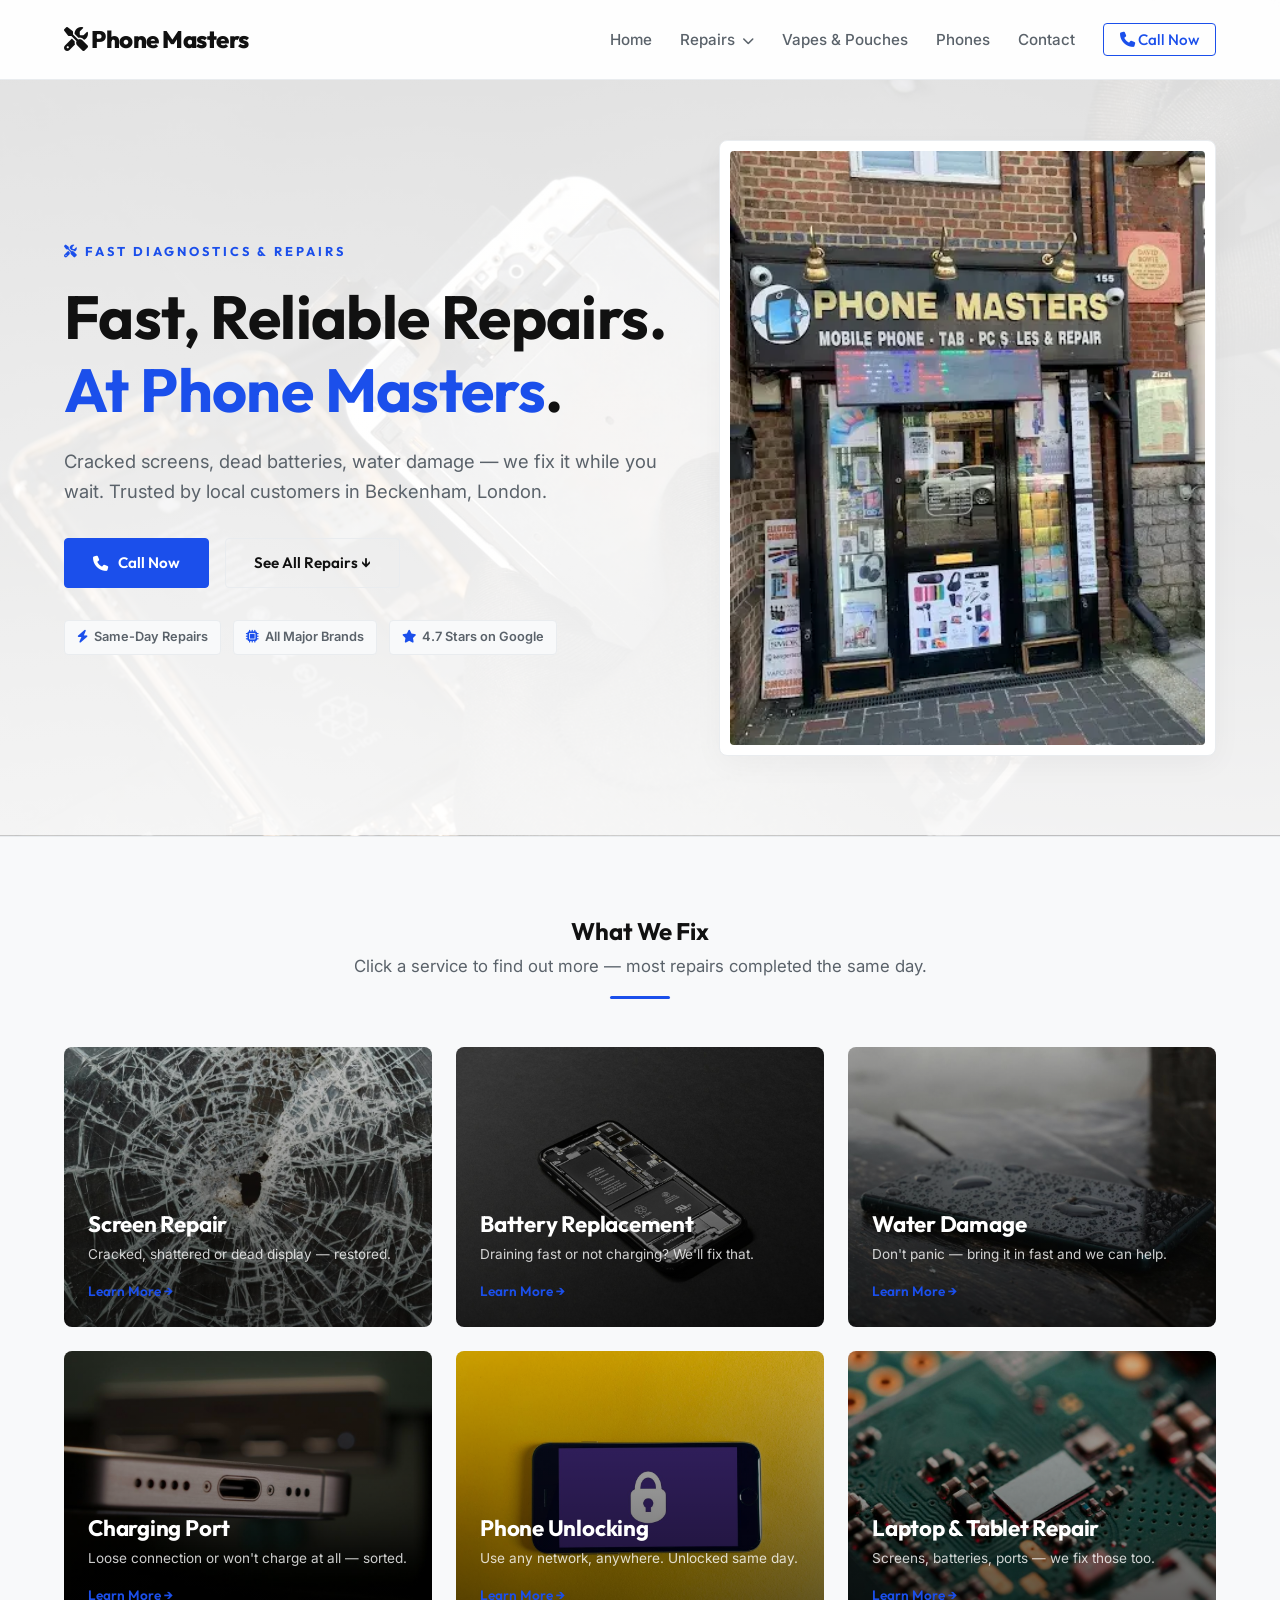
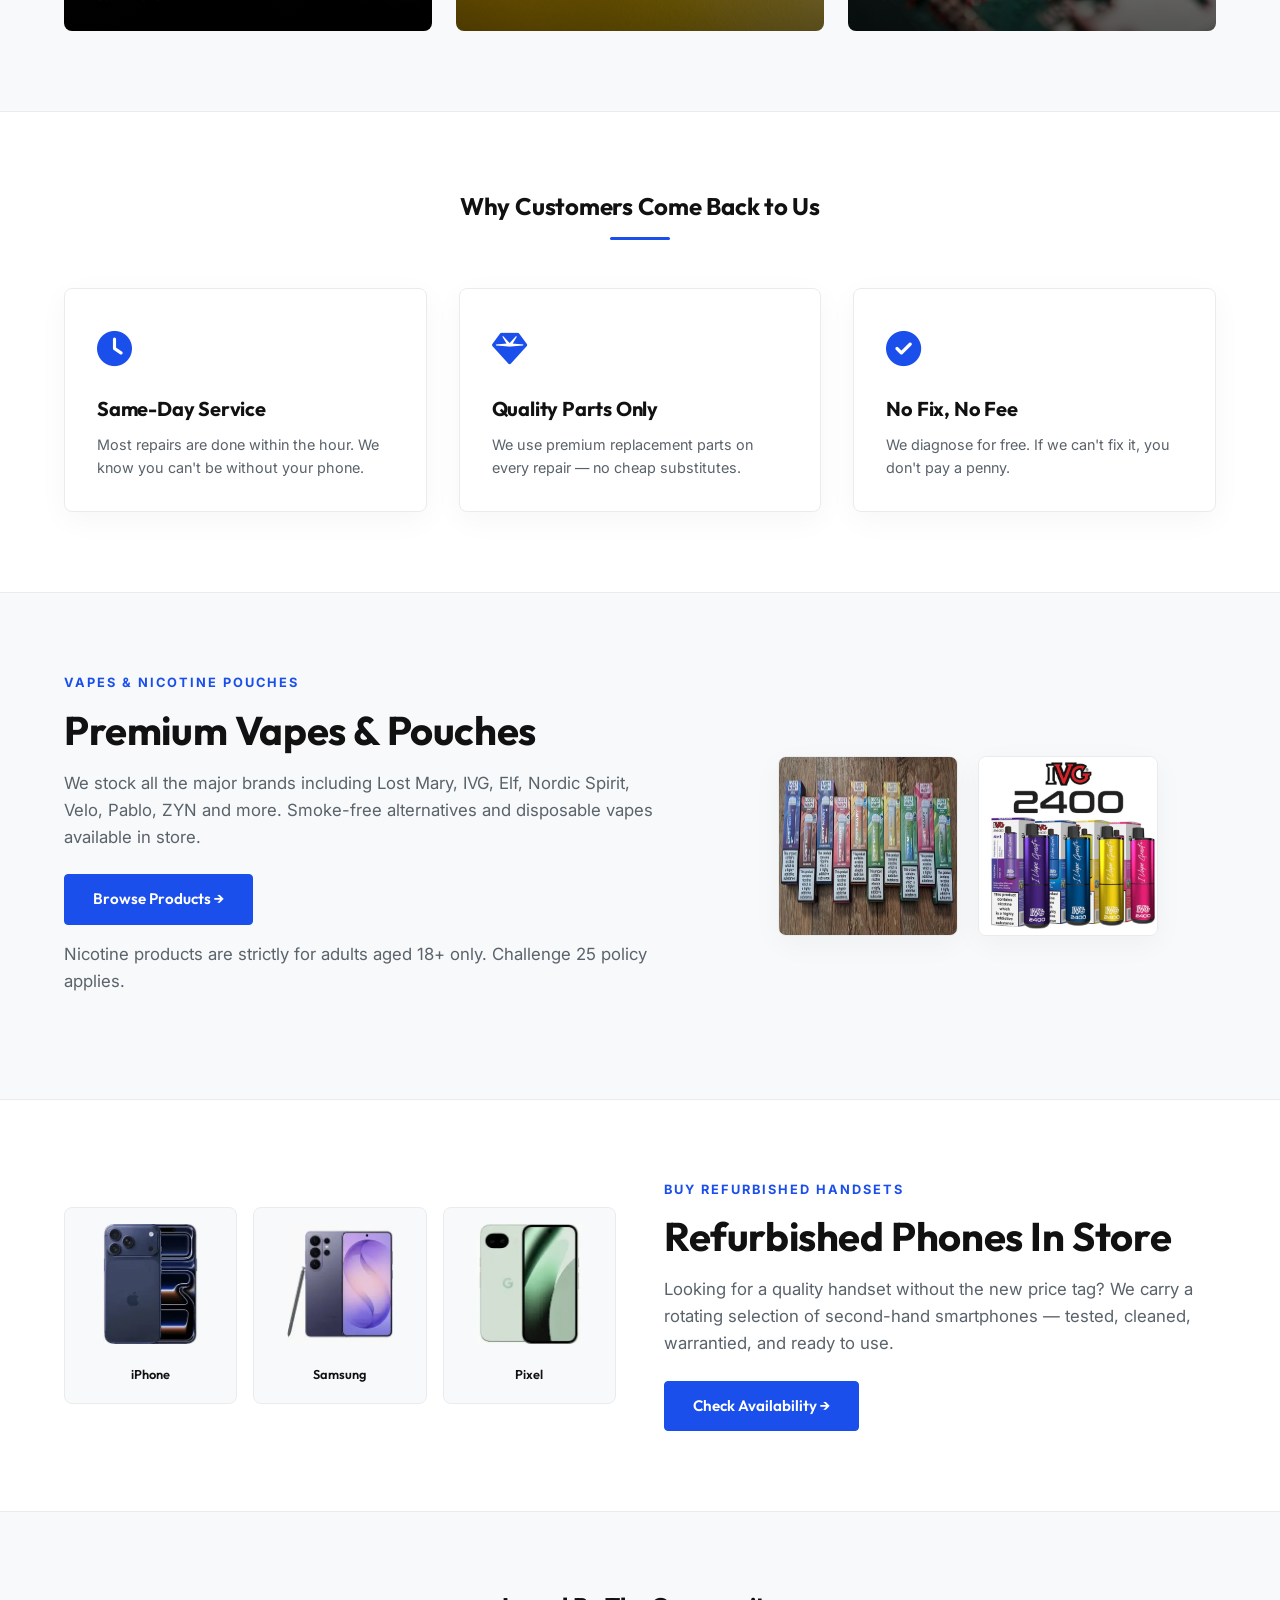
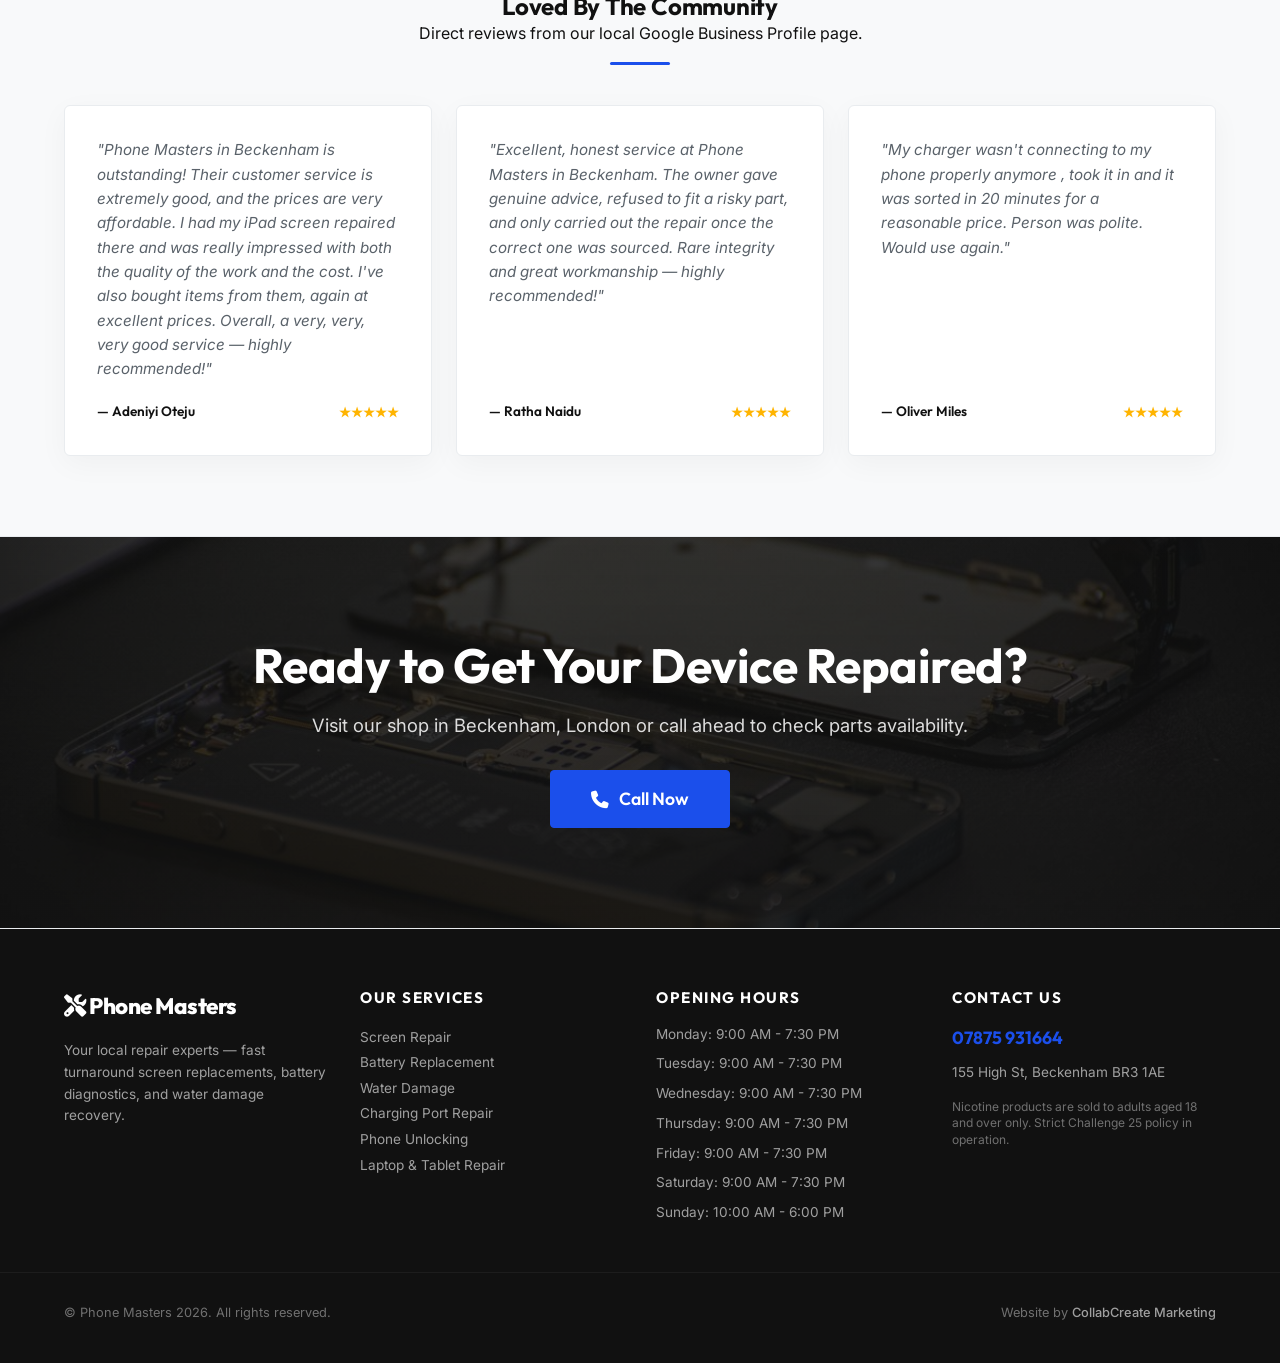
<file: index.html>
<!DOCTYPE html>
<html lang="en">
<head>
    <meta charset="UTF-8">
    <meta name="viewport" content="width=device-width, initial-scale=1.0">
    <title>Home | Phone Masters Beckenham, London</title>
    <link rel="stylesheet" href="styles.css">
    <link href="https://fonts.googleapis.com/css2?family=Inter:wght@300;400;500;600;700&family=Outfit:wght@400;500;600;700;800&display=swap" rel="stylesheet">
    <link rel="stylesheet" href="https://cdnjs.cloudflare.com/ajax/libs/font-awesome/6.4.0/css/all.min.css">
    
    <!-- Open Graph Metadata -->
    <meta property="og:title" content="Home | Phone Masters Beckenham, London">
    <meta property="og:description" content="Fast, premium screen repairs, battery replacements, water damage recovery, vapes, pouches, and refurbished phones in Beckenham, London.">
    <meta property="og:image" content="https://mowleed2000.github.io/Phone-Masters/storefront.webp">
    <meta property="og:url" content="https://mowleed2000.github.io/Phone-Masters/index.html">
    <meta property="og:type" content="website">

    <!-- Microsoft Clarity Tracking Code -->
    <script type="text/javascript">
        (function(c,l,a,r,i,t,y){
            c[a]=c[a]||function(){(c[a].q=c[a].q||[]).push(arguments)};
            t=l.createElement(r);t.async=1;t.src="https://www.clarity.ms/tag/"+i;
            y=l.getElementsByTagName(r)[0];y.parentNode.insertBefore(t,y);
        })(window, document, "clarity", "script", "x1smlah9oa");
    </script>
</head>
<body>

    <nav class="navbar">
        <div class="container nav-container">
            <a href="index.html" class="logo"><i class="fa-solid fa-screwdriver-wrench"></i> Phone Masters</a>
            <ul class="nav-links" id="navLinks">
                <li><a href="index.html">Home</a></li>
                <li class="dropdown">
                    <a href="#" class="dropdown-trigger">Repairs <i class="fa-solid fa-chevron-down" style="font-size:0.75rem; margin-left:3px;"></i></a>
                    <ul class="dropdown-menu">
                        <li><a href="screen-repair.html">Screen Repair</a></li>
                        <li><a href="battery-replacement.html">Battery Replacement</a></li>
                        <li><a href="water-damage.html">Water Damage</a></li>
                        <li><a href="charging-port.html">Charging Port Repair</a></li>
                        <li><a href="phone-unlocking.html">Phone Unlocking</a></li>
                        <li><a href="laptop-tablet.html">Laptop &amp; Tablet Repair</a></li>
                    </ul>
                </li>
                <li><a href="vapes-pouches.html">Vapes &amp; Pouches</a></li>
                <li><a href="phones-in-store.html">Phones</a></li>
                <li><a href="contact.html">Contact</a></li>
                
                <li><a href="tel:07875931664" class="btn-nav-cta"><i class="fa-solid fa-phone"></i> Call Now</a></li>
            </ul>
            <div class="hamburger" id="hamburger"><i class="fa-solid fa-bars"></i></div>
        </div>
    </nav>

    <!-- Hero Section -->
    <section class="hero" style="background-image: linear-gradient(rgba(255, 255, 255, 0.85), rgba(255, 255, 255, 0.95)), url('repair-hero.jpg');">
        <div class="container hero-grid">
            <div class="hero-content reveal">
                <span class="eyebrow"><i class="fa-solid fa-screwdriver-wrench"></i> Fast Diagnostics &amp; Repairs</span>
                <h1>Fast, Reliable Repairs. <br><span class="primary-text">At Phone Masters</span>.</h1>
                <p class="hero-tagline">Cracked screens, dead batteries, water damage — we fix it while you wait. Trusted by local customers in Beckenham, London.</p>
                <div class="hero-btns">
                    <a href="tel:07875931664" class="btn btn-primary"><i class="fa-solid fa-phone"></i> Call Now</a>
                    <a href="#services" class="btn btn-outline">See All Repairs &darr;</a>
                </div>
                <div class="walk-ins-tag">
                    <span class="badge"><i class="fa-solid fa-bolt"></i> Same-Day Repairs</span>
                    <span class="badge"><i class="fa-solid fa-microchip"></i> All Major Brands</span>
                    <span class="badge"><i class="fa-solid fa-star"></i> 4.7 Stars on Google</span>
                </div>
            </div>
            <div class="hero-image-wrapper reveal">
                <div class="hero-image-frame" onclick="openLightbox('storefront.webp', 'Phone Masters storefront in Beckenham, London')">
                    <img src="storefront.webp" alt="Phone Masters Storefront" class="hero-image">
                    <div class="frame-overlay">
                        <i class="fa-solid fa-magnifying-glass-plus"></i>
                        <span>View Storefront</span>
                    </div>
                </div>
            </div>
        </div>
    </section>

    <!-- Services Section -->
    <section class="services" id="services">
        <div class="container">
            <div class="section-header text-center reveal">
                <h2>What We Fix</h2>
                <p class="subheading">Click a service to find out more — most repairs completed the same day.</p>
                <div class="accent-divider"></div>
            </div>
            <div class="services-grid reveal">
                <!-- Screen Repair -->
                <a href="screen-repair.html" class="service-card-link">
                    <div class="service-card" style="background-image: linear-gradient(rgba(0, 0, 0, 0.2), rgba(0, 0, 0, 0.65)), url('cracked-screen.jpg');">
                        <div class="card-content">
                            <h3>Screen Repair</h3>
                            <p>Cracked, shattered or dead display — restored.</p>
                            <span class="learn-more">Learn More &rarr;</span>
                        </div>
                    </div>
                </a>
                <!-- Battery Replacement -->
                <a href="battery-replacement.html" class="service-card-link">
                    <div class="service-card" style="background-image: linear-gradient(rgba(0, 0, 0, 0.2), rgba(0, 0, 0, 0.65)), url('battery-repair.jpg');">
                        <div class="card-content">
                            <h3>Battery Replacement</h3>
                            <p>Draining fast or not charging? We'll fix that.</p>
                            <span class="learn-more">Learn More &rarr;</span>
                        </div>
                    </div>
                </a>
                <!-- Water Damage -->
                <a href="water-damage.html" class="service-card-link">
                    <div class="service-card" style="background-image: linear-gradient(rgba(0, 0, 0, 0.2), rgba(0, 0, 0, 0.65)), url('water-damage.jpg');">
                        <div class="card-content">
                            <h3>Water Damage</h3>
                            <p>Don't panic — bring it in fast and we can help.</p>
                            <span class="learn-more">Learn More &rarr;</span>
                        </div>
                    </div>
                </a>
                <!-- Charging Port -->
                <a href="charging-port.html" class="service-card-link">
                    <div class="service-card" style="background-image: linear-gradient(rgba(0, 0, 0, 0.2), rgba(0, 0, 0, 0.65)), url('charging-port.jpg');">
                        <div class="card-content">
                            <h3>Charging Port</h3>
                            <p>Loose connection or won't charge at all — sorted.</p>
                            <span class="learn-more">Learn More &rarr;</span>
                        </div>
                    </div>
                </a>
                <!-- Phone Unlocking -->
                <a href="phone-unlocking.html" class="service-card-link">
                    <div class="service-card" style="background-image: linear-gradient(rgba(0, 0, 0, 0.2), rgba(0, 0, 0, 0.65)), url('unlock-phone.jpg');">
                        <div class="card-content">
                            <h3>Phone Unlocking</h3>
                            <p>Use any network, anywhere. Unlocked same day.</p>
                            <span class="learn-more">Learn More &rarr;</span>
                        </div>
                    </div>
                </a>
                <!-- Laptop & Tablet Repair -->
                <a href="laptop-tablet.html" class="service-card-link">
                    <div class="service-card" style="background-image: linear-gradient(rgba(0, 0, 0, 0.2), rgba(0, 0, 0, 0.65)), url('circuit-board.jpg');">
                        <div class="card-content">
                            <h3>Laptop &amp; Tablet Repair</h3>
                            <p>Screens, batteries, ports — we fix those too.</p>
                            <span class="learn-more">Learn More &rarr;</span>
                        </div>
                    </div>
                </a>
            </div>
        </div>
    </section>

    <!-- Why Us Section -->
    <section class="why-us">
        <div class="container">
            <div class="section-header text-center reveal">
                <h2>Why Customers Come Back to Us</h2>
                <div class="accent-divider"></div>
            </div>
            
            <div class="why-us-grid reveal">
                <div class="why-card">
                    <div class="why-icon"><i class="fa-solid fa-clock"></i></div>
                    <h3>Same-Day Service</h3>
                    <p>Most repairs are done within the hour. We know you can't be without your phone.</p>
                </div>
                <div class="why-card">
                    <div class="why-icon"><i class="fa-solid fa-gem"></i></div>
                    <h3>Quality Parts Only</h3>
                    <p>We use premium replacement parts on every repair — no cheap substitutes.</p>
                </div>
                <div class="why-card">
                    <div class="why-icon"><i class="fa-solid fa-circle-check"></i></div>
                    <h3>No Fix, No Fee</h3>
                    <p>We diagnose for free. If we can't fix it, you don't pay a penny.</p>
                </div>
            </div>
        </div>
    </section>

    <!-- Vapes Teaser -->
    <section class="vapes-teaser">
        <div class="container vapes-teaser-grid">
            <div class="vapes-teaser-content reveal">
                <span class="eyebrow" style="color: var(--primary); font-weight: 700; text-transform: uppercase; letter-spacing: 2px; font-size: 0.8rem; margin-bottom: 12px; display: block;">Vapes &amp; Nicotine Pouches</span>
                <h2>Premium Vapes &amp; Pouches</h2>
                <p>We stock all the major brands including Lost Mary, IVG, Elf, Nordic Spirit, Velo, Pablo, ZYN and more. Smoke-free alternatives and disposable vapes available in store.</p>
                <a href="vapes-pouches.html" class="btn btn-primary">Browse Products &rarr;</a>
                <p class="disclaimer-text">Nicotine products are strictly for adults aged 18+ only. Challenge 25 policy applies.</p>
            </div>
            <div class="vape-brand-anchors reveal">
                <img src="Lost Mary reuse.jpg" alt="Lost Mary" class="teaser-brand-img">
                <img src="IVG Reuse 1.jpg" alt="IVG" class="teaser-brand-img">
            </div>
        </div>
    </section>

    <!-- Refurbished Phones Teaser -->
    <section class="phones-teaser">
        <div class="container phones-teaser-grid">
            <div class="phone-anchors-grid reveal">
                <div class="phone-item-card"><img src="Iphone 17 pro max.webp" alt="iPhone"><span>iPhone</span></div>
                <div class="phone-item-card"><img src="Samsung s26 ultra.webp" alt="Samsung"><span>Samsung</span></div>
                <div class="phone-item-card"><img src="Google Pixel 10a.webp" alt="Pixel"><span>Pixel</span></div>
            </div>
            <div class="phones-teaser-content reveal">
                <span class="eyebrow" style="color: var(--primary); font-weight: 700; text-transform: uppercase; letter-spacing: 2px; font-size: 0.8rem; margin-bottom: 12px; display: block;">Buy Refurbished Handsets</span>
                <h2>Refurbished Phones In Store</h2>
                <p>Looking for a quality handset without the new price tag? We carry a rotating selection of second-hand smartphones — tested, cleaned, warrantied, and ready to use.</p>
                <a href="phones-in-store.html" class="btn btn-primary">Check Availability &rarr;</a>
            </div>
        </div>
    </section>

    <!-- Reviews Section -->
    <section class="reviews">
        <div class="container">
            <div class="section-header text-center reveal">
                <h2>Loved By The Community</h2>
                <p class="subheading">Direct reviews from our local Google Business Profile page.</p>
                <div class="accent-divider"></div>
            </div>
            <div class="reviews-grid reveal">
                
                <div class="review-card">
                    <p class="review-text">"Phone Masters in Beckenham is outstanding! Their customer service is extremely good, and the prices are very affordable. I had my iPad screen repaired there and was really impressed with both the quality of the work and the cost. I've also bought items from them, again at excellent prices. Overall, a very, very, very good service — highly recommended!"</p>
                    <div class="review-author">
                        <span>— Adeniyi Oteju</span>
                        <span class="stars">★★★★★</span>
                    </div>
                </div>
    
                <div class="review-card">
                    <p class="review-text">"Excellent, honest service at Phone Masters in Beckenham. The owner gave genuine advice, refused to fit a risky part, and only carried out the repair once the correct one was sourced. Rare integrity and great workmanship — highly recommended!"</p>
                    <div class="review-author">
                        <span>— Ratha Naidu</span>
                        <span class="stars">★★★★★</span>
                    </div>
                </div>
    
                <div class="review-card">
                    <p class="review-text">"My charger wasn't connecting to my phone properly anymore , took it in and it was sorted in 20 minutes for a reasonable price. Person was polite. Would use again."</p>
                    <div class="review-author">
                        <span>— Oliver Miles</span>
                        <span class="stars">★★★★★</span>
                    </div>
                </div>
    
            </div>
        </div>
    </section>

    <!-- Final CTA -->
    <section class="final-cta text-center reveal" style="background-image: linear-gradient(rgba(17, 17, 17, 0.8), rgba(17, 17, 17, 0.9)), url('technician.jpg'); background-size: cover; background-position: center; color: #ffffff;">
        <div class="container">
            <h2>Ready to Get Your Device Repaired?</h2>
            <p>Visit our shop in Beckenham, London or call ahead to check parts availability.</p>
            <a href="tel:07875931664" class="btn btn-primary btn-large"><i class="fa-solid fa-phone"></i> Call Now</a>
        </div>
    </section>

    <!-- Lightbox Modal -->
    <div id="lightboxModal" class="lightbox">
        <span class="lightbox-close" onclick="closeLightbox()">&times;</span>
        <img class="lightbox-content" id="lightboxImg">
        <div id="lightboxCaption" class="lightbox-caption"></div>
    </div>

    <footer class="footer">
        <div class="container footer-grid">
            <div class="footer-brand">
                <a href="index.html" class="footer-logo"><i class="fa-solid fa-screwdriver-wrench"></i> Phone Masters</a>
                <p style="margin-top: 15px; font-size: 0.85rem; line-height: 1.6; color: rgba(255, 255, 255, 0.6);">Your local repair experts — fast turnaround screen replacements, battery diagnostics, and water damage recovery.</p>
                
            </div>
            <div class="footer-links">
                <h4>Our Services</h4>
                <p><a href="screen-repair.html">Screen Repair</a></p>
                <p><a href="battery-replacement.html">Battery Replacement</a></p>
                <p><a href="water-damage.html">Water Damage</a></p>
                <p><a href="charging-port.html">Charging Port Repair</a></p>
                <p><a href="phone-unlocking.html">Phone Unlocking</a></p>
                <p><a href="laptop-tablet.html">Laptop &amp; Tablet Repair</a></p>
            </div>
            <div class="footer-hours">
                <h4>Opening Hours</h4>
                <ul>
                    <li>Monday: 9:00 AM - 7:30 PM</li><li>Tuesday: 9:00 AM - 7:30 PM</li><li>Wednesday: 9:00 AM - 7:30 PM</li><li>Thursday: 9:00 AM - 7:30 PM</li><li>Friday: 9:00 AM - 7:30 PM</li><li>Saturday: 9:00 AM - 7:30 PM</li><li>Sunday: 10:00 AM - 6:00 PM</li>
                </ul>
            </div>
            <div class="footer-contact">
                <h4>Contact Us</h4>
                <p class="phone-num"><a href="tel:07875931664">07875 931664</a></p>
                <p style="margin-top: 10px; font-size: 0.85rem; color: rgba(255, 255, 255, 0.6);">155 High St, Beckenham BR3 1AE</p>
                <p style="margin-top: 15px; font-size: 0.75rem; color: rgba(255, 255, 255, 0.4); line-height: 1.4;">
                    Nicotine products are sold to adults aged 18 and over only. Strict Challenge 25 policy in operation.
                </p>
            </div>
        </div>
        <div class="footer-bottom">
            <div class="container" style="display: flex; justify-content: space-between; flex-wrap: wrap; gap: 10px; width: 100%;">
                <p>&copy; Phone Masters 2026. All rights reserved.</p>
                <p class="agency-credit">Website by <a href="https://collabcreate.co.uk" target="_blank">CollabCreate Marketing</a></p>
            </div>
        </div>
    </footer>
    <script src="script.js"></script>
</body>
</html>
</file>
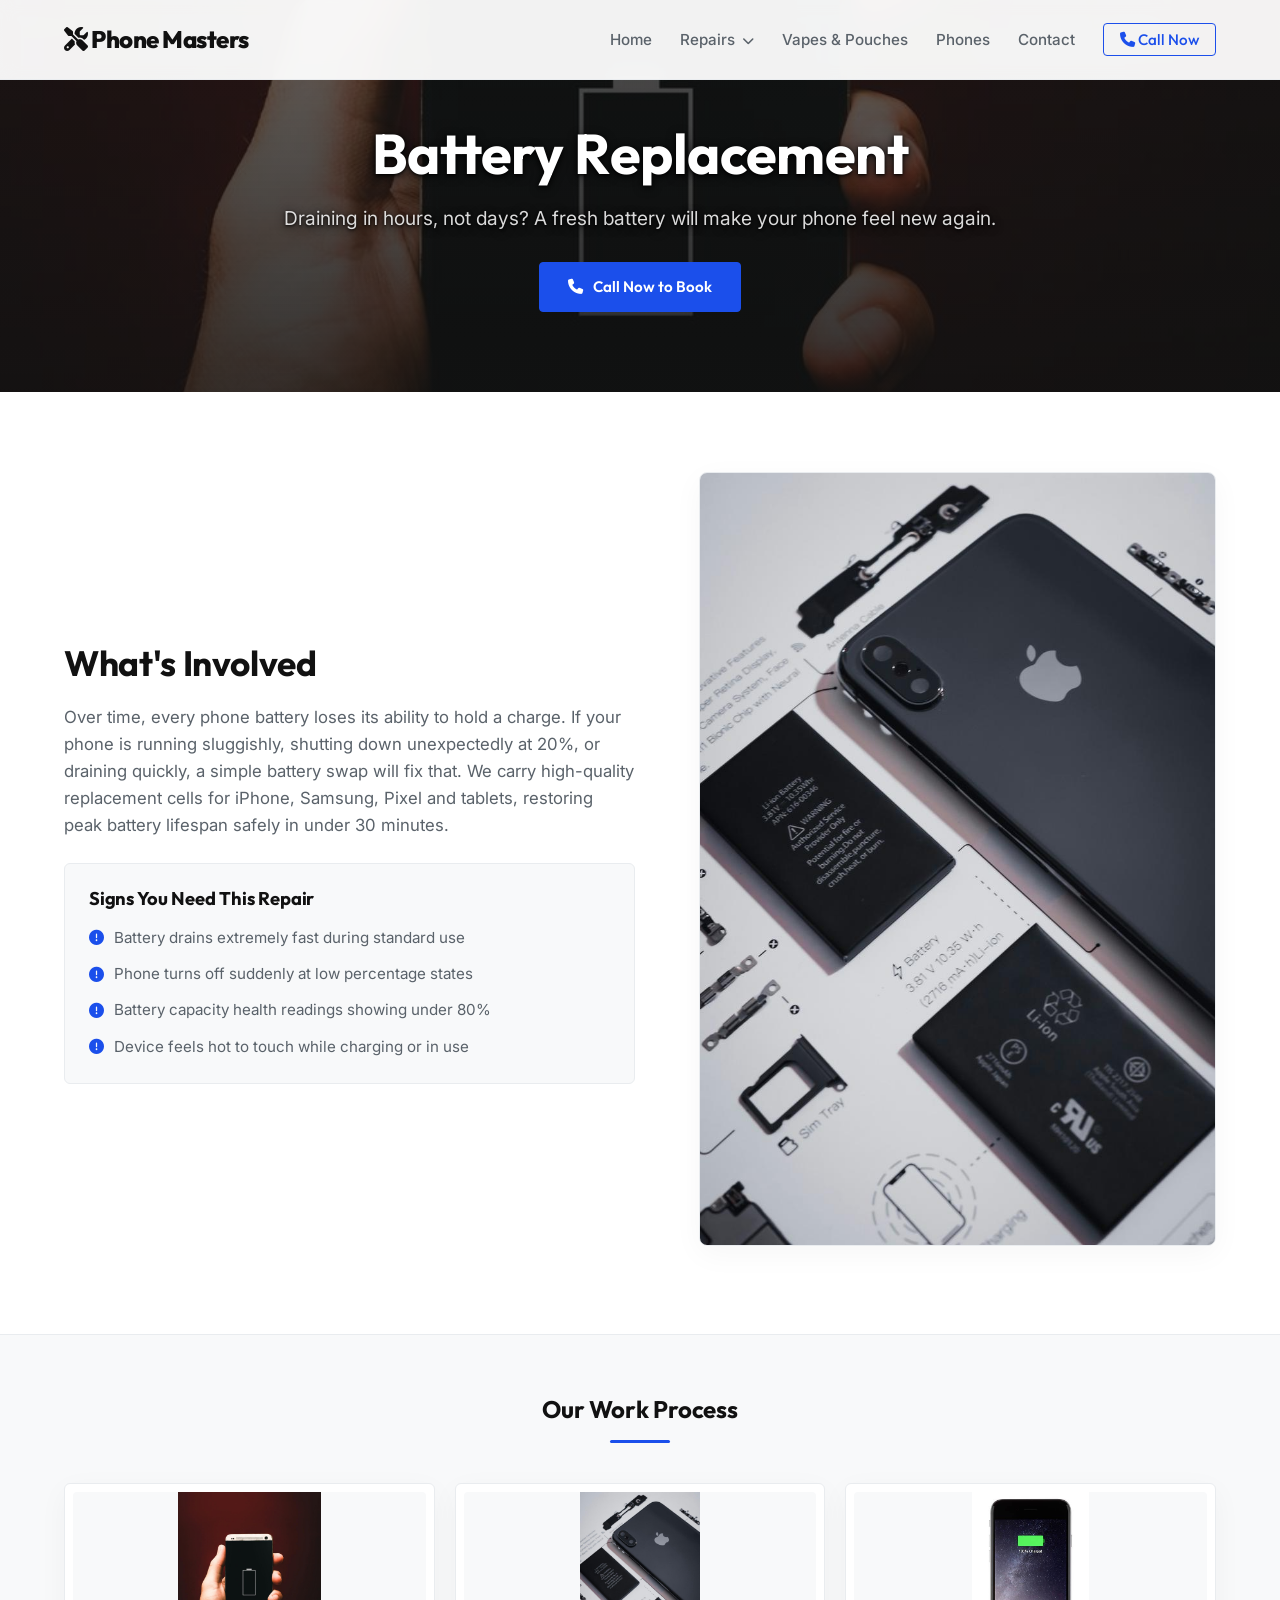
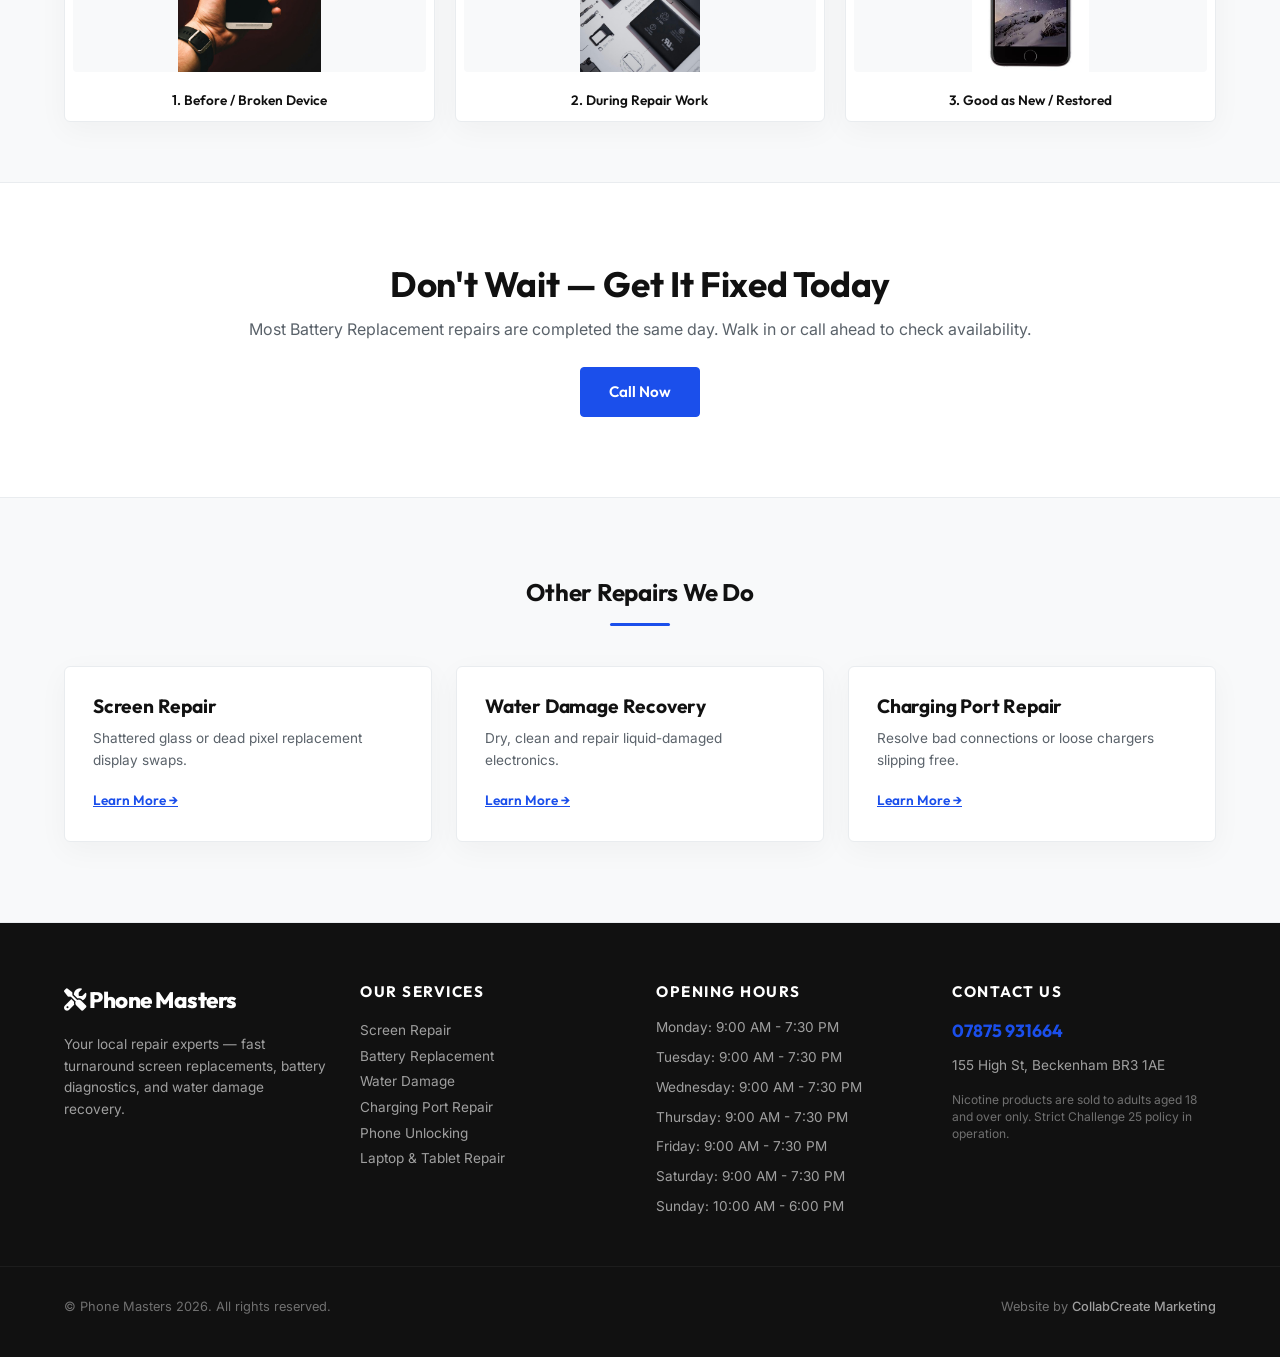
<file: battery-replacement.html>
<!DOCTYPE html>
<html lang="en">
<head>
    <meta charset="UTF-8">
    <meta name="viewport" content="width=device-width, initial-scale=1.0">
    <title>Battery Replacement Repairs | Phone Masters Beckenham, London</title>
    <link rel="stylesheet" href="styles.css">
    <link href="https://fonts.googleapis.com/css2?family=Inter:wght@300;400;500;600;700&family=Outfit:wght@400;500;600;700;800&display=swap" rel="stylesheet">
    <link rel="stylesheet" href="https://cdnjs.cloudflare.com/ajax/libs/font-awesome/6.4.0/css/all.min.css">
    
    <!-- Open Graph Metadata -->
    <meta property="og:title" content="Battery Replacement Repairs | Phone Masters Beckenham, London">
    <meta property="og:description" content="Fast, premium screen repairs, battery replacements, water damage recovery, vapes, pouches, and refurbished phones in Beckenham, London.">
    <meta property="og:image" content="https://mowleed2000.github.io/Phone-Masters/storefront.webp">
    <meta property="og:url" content="https://mowleed2000.github.io/Phone-Masters/battery-replacement.html">
    <meta property="og:type" content="website">

    <!-- Microsoft Clarity Tracking Code -->
    <script type="text/javascript">
        (function(c,l,a,r,i,t,y){
            c[a]=c[a]||function(){(c[a].q=c[a].q||[]).push(arguments)};
            t=l.createElement(r);t.async=1;t.src="https://www.clarity.ms/tag/"+i;
            y=l.getElementsByTagName(r)[0];y.parentNode.insertBefore(t,y);
        })(window, document, "clarity", "script", "x1smlah9oa");
    </script>
</head>
<body>

    <nav class="navbar">
        <div class="container nav-container">
            <a href="index.html" class="logo"><i class="fa-solid fa-screwdriver-wrench"></i> Phone Masters</a>
            <ul class="nav-links" id="navLinks">
                <li><a href="index.html">Home</a></li>
                <li class="dropdown">
                    <a href="#" class="dropdown-trigger">Repairs <i class="fa-solid fa-chevron-down" style="font-size:0.75rem; margin-left:3px;"></i></a>
                    <ul class="dropdown-menu">
                        <li><a href="screen-repair.html">Screen Repair</a></li>
                        <li><a href="battery-replacement.html">Battery Replacement</a></li>
                        <li><a href="water-damage.html">Water Damage</a></li>
                        <li><a href="charging-port.html">Charging Port Repair</a></li>
                        <li><a href="phone-unlocking.html">Phone Unlocking</a></li>
                        <li><a href="laptop-tablet.html">Laptop &amp; Tablet Repair</a></li>
                    </ul>
                </li>
                <li><a href="vapes-pouches.html">Vapes &amp; Pouches</a></li>
                <li><a href="phones-in-store.html">Phones</a></li>
                <li><a href="contact.html">Contact</a></li>
                
                <li><a href="tel:07875931664" class="btn-nav-cta"><i class="fa-solid fa-phone"></i> Call Now</a></li>
            </ul>
            <div class="hamburger" id="hamburger"><i class="fa-solid fa-bars"></i></div>
        </div>
    </nav>

            <section class="service-hero" style="background-image: linear-gradient(rgba(17, 17, 17, 0.65), rgba(17, 17, 17, 0.85)), url('Battery Replacment page 1.jpg');">
                <div class="container text-center reveal">
                    <h1>Battery Replacement</h1>
                    <p>Draining in hours, not days? A fresh battery will make your phone feel new again.</p>
                    <a href="tel:07875931664" class="btn btn-primary"><i class="fa-solid fa-phone"></i> Call Now to Book</a>
                </div>
            </section>

            <section class="service-details">
                <div class="container details-grid">
                    <div class="details-text reveal">
                        <h2>What's Involved</h2>
                        <p>Over time, every phone battery loses its ability to hold a charge. If your phone is running sluggishly, shutting down unexpectedly at 20%, or draining quickly, a simple battery swap will fix that. We carry high-quality replacement cells for iPhone, Samsung, Pixel and tablets, restoring peak battery lifespan safely in under 30 minutes.</p>
                        
                        <div class="symptoms-box">
                            <h3>Signs You Need This Repair</h3>
                            <ul class="symptoms-list">
                                <li><i class='fa-solid fa-circle-exclamation'></i> Battery drains extremely fast during standard use</li><li><i class='fa-solid fa-circle-exclamation'></i> Phone turns off suddenly at low percentage states</li><li><i class='fa-solid fa-circle-exclamation'></i> Battery capacity health readings showing under 80%</li><li><i class='fa-solid fa-circle-exclamation'></i> Device feels hot to touch while charging or in use</li>
                            </ul>
                        </div>
                    </div>
                    <div class="details-image reveal">
                        <img src="Battery replacment page 2.jpg" alt="Technician working on device" class="in-process-img">
                    </div>
                </div>
            </section>

            <section class="service-gallery">
                <div class="container">
                    <div class="section-header text-center reveal">
                        <h2>Our Work Process</h2>
                        <div class="accent-divider"></div>
                    </div>
                    <div class="gallery-row battery-gallery reveal">
                        <div class="gallery-item-wrapper" onclick="openLightbox('Battery Replacment page 1.jpg', 'Before / Broken Device')">
                            <img src="Battery Replacment page 1.jpg" alt="Before repair">
                            <span>1. Before / Broken Device</span>
                        </div>
                        <div class="gallery-item-wrapper" onclick="openLightbox('Battery replacment page 2.jpg', 'During Repair Work')">
                            <img src="Battery replacment page 2.jpg" alt="During repair">
                            <span>2. During Repair Work</span>
                        </div>
                        <div class="gallery-item-wrapper" onclick="openLightbox('Battery fixed 100 percent.jpg', 'Good as New / Restored')">
                            <img src="Battery fixed 100 percent.jpg" alt="After repair">
                            <span>3. Good as New / Restored</span>
                        </div>
                    </div>
                </div>
            </section>

            <section class="service-cta text-center reveal">
                <div class="container">
                    <h2>Don't Wait — Get It Fixed Today</h2>
                    <p>Most Battery Replacement repairs are completed the same day. Walk in or call ahead to check availability.</p>
                    <a href="tel:07875931664" class="btn btn-primary">Call Now</a>
                </div>
            </section>

            <section class="related-services">
                <div class="container">
                    <div class="section-header text-center reveal">
                        <h2>Other Repairs We Do</h2>
                        <div class="accent-divider"></div>
                    </div>
                    <div class="related-grid reveal">
                        
                <div class="related-card">
                    <h3>Screen Repair</h3>
                    <p>Shattered glass or dead pixel replacement display swaps.</p>
                    <a href="screen-repair.html" class="learn-more">Learn More &rarr;</a>
                </div>
        
                <div class="related-card">
                    <h3>Water Damage Recovery</h3>
                    <p>Dry, clean and repair liquid-damaged electronics.</p>
                    <a href="water-damage.html" class="learn-more">Learn More &rarr;</a>
                </div>
        
                <div class="related-card">
                    <h3>Charging Port Repair</h3>
                    <p>Resolve bad connections or loose chargers slipping free.</p>
                    <a href="charging-port.html" class="learn-more">Learn More &rarr;</a>
                </div>
        
                    </div>
                </div>
            </section>
        
    <!-- Lightbox Modal -->
    <div id="lightboxModal" class="lightbox">
        <span class="lightbox-close" onclick="closeLightbox()">&times;</span>
        <img class="lightbox-content" id="lightboxImg">
        <div id="lightboxCaption" class="lightbox-caption"></div>
    </div>

    <footer class="footer">
        <div class="container footer-grid">
            <div class="footer-brand">
                <a href="index.html" class="footer-logo"><i class="fa-solid fa-screwdriver-wrench"></i> Phone Masters</a>
                <p style="margin-top: 15px; font-size: 0.85rem; line-height: 1.6; color: rgba(255, 255, 255, 0.6);">Your local repair experts — fast turnaround screen replacements, battery diagnostics, and water damage recovery.</p>
                
            </div>
            <div class="footer-links">
                <h4>Our Services</h4>
                <p><a href="screen-repair.html">Screen Repair</a></p>
                <p><a href="battery-replacement.html">Battery Replacement</a></p>
                <p><a href="water-damage.html">Water Damage</a></p>
                <p><a href="charging-port.html">Charging Port Repair</a></p>
                <p><a href="phone-unlocking.html">Phone Unlocking</a></p>
                <p><a href="laptop-tablet.html">Laptop &amp; Tablet Repair</a></p>
            </div>
            <div class="footer-hours">
                <h4>Opening Hours</h4>
                <ul>
                    <li>Monday: 9:00 AM - 7:30 PM</li><li>Tuesday: 9:00 AM - 7:30 PM</li><li>Wednesday: 9:00 AM - 7:30 PM</li><li>Thursday: 9:00 AM - 7:30 PM</li><li>Friday: 9:00 AM - 7:30 PM</li><li>Saturday: 9:00 AM - 7:30 PM</li><li>Sunday: 10:00 AM - 6:00 PM</li>
                </ul>
            </div>
            <div class="footer-contact">
                <h4>Contact Us</h4>
                <p class="phone-num"><a href="tel:07875931664">07875 931664</a></p>
                <p style="margin-top: 10px; font-size: 0.85rem; color: rgba(255, 255, 255, 0.6);">155 High St, Beckenham BR3 1AE</p>
                <p style="margin-top: 15px; font-size: 0.75rem; color: rgba(255, 255, 255, 0.4); line-height: 1.4;">
                    Nicotine products are sold to adults aged 18 and over only. Strict Challenge 25 policy in operation.
                </p>
            </div>
        </div>
        <div class="footer-bottom">
            <div class="container" style="display: flex; justify-content: space-between; flex-wrap: wrap; gap: 10px; width: 100%;">
                <p>&copy; Phone Masters 2026. All rights reserved.</p>
                <p class="agency-credit">Website by <a href="https://collabcreate.co.uk" target="_blank">CollabCreate Marketing</a></p>
            </div>
        </div>
    </footer>
    <script src="script.js"></script>
</body>
</html>
</file>
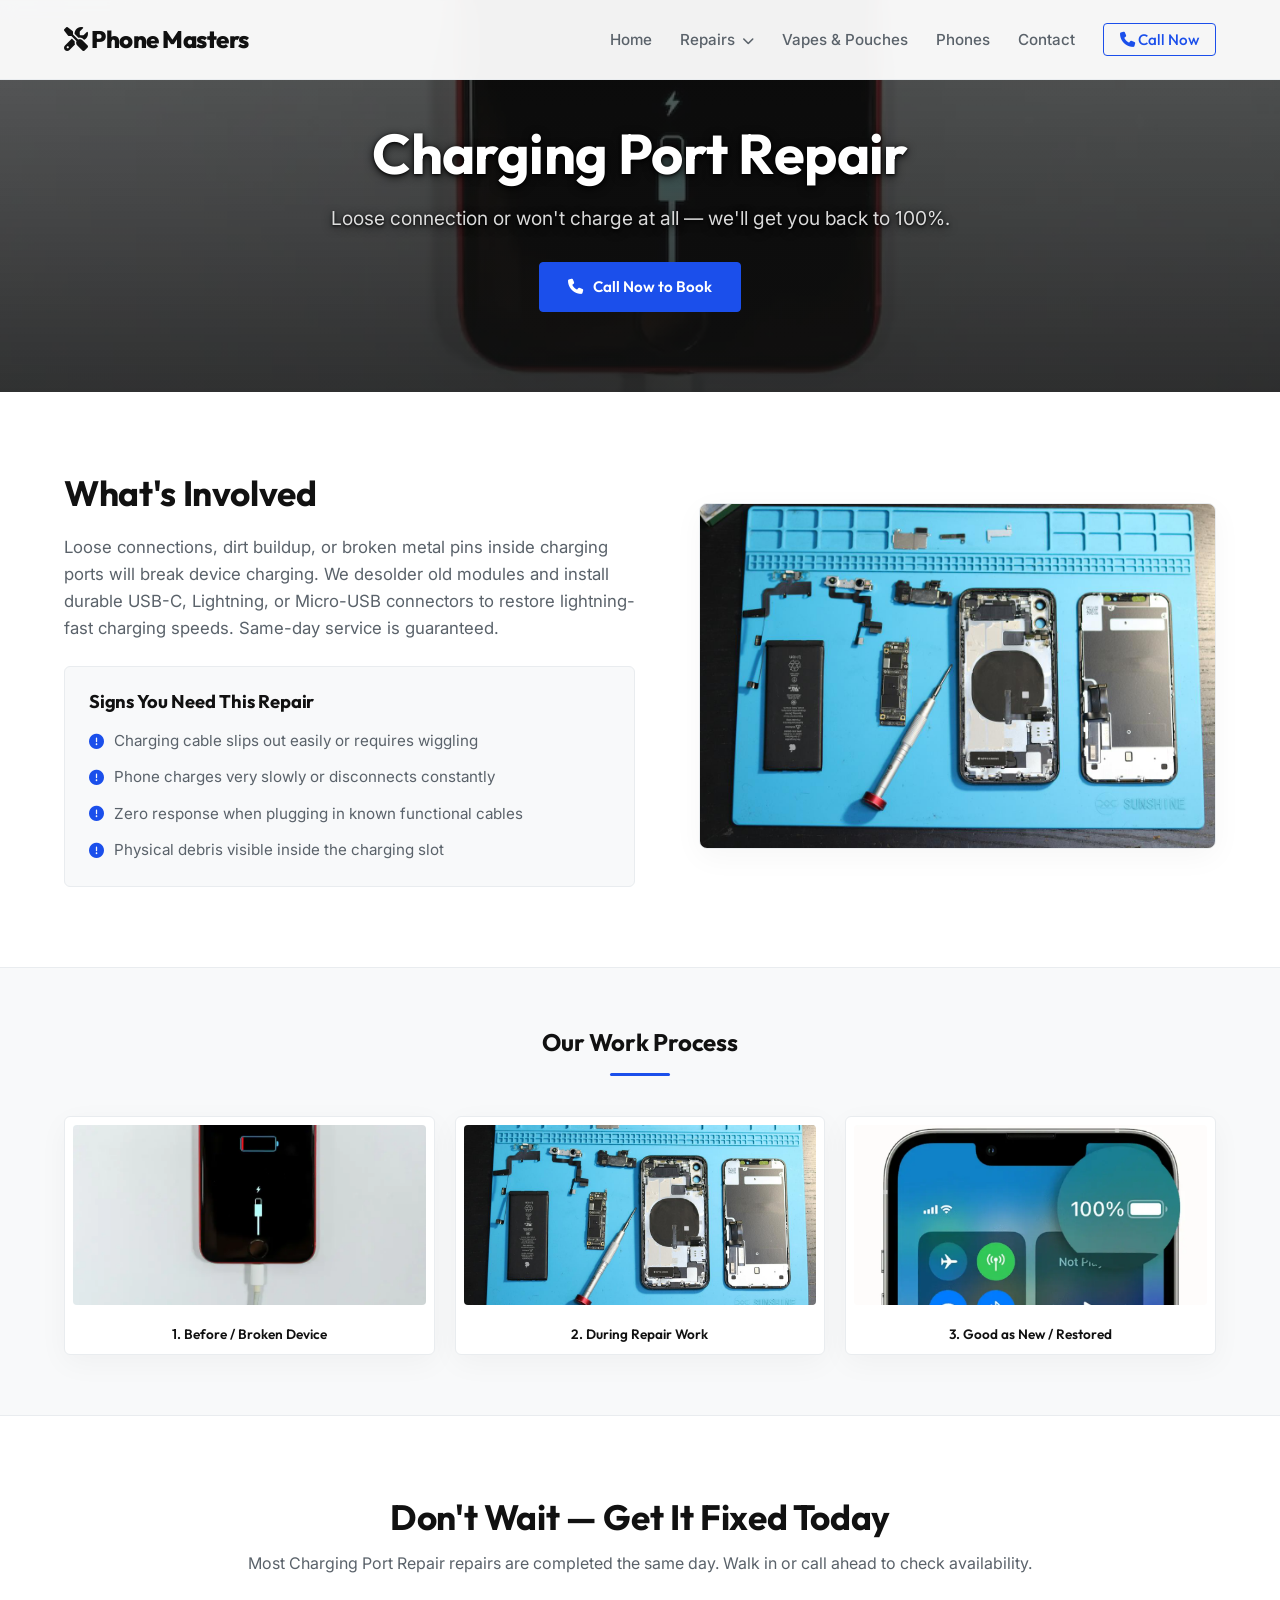
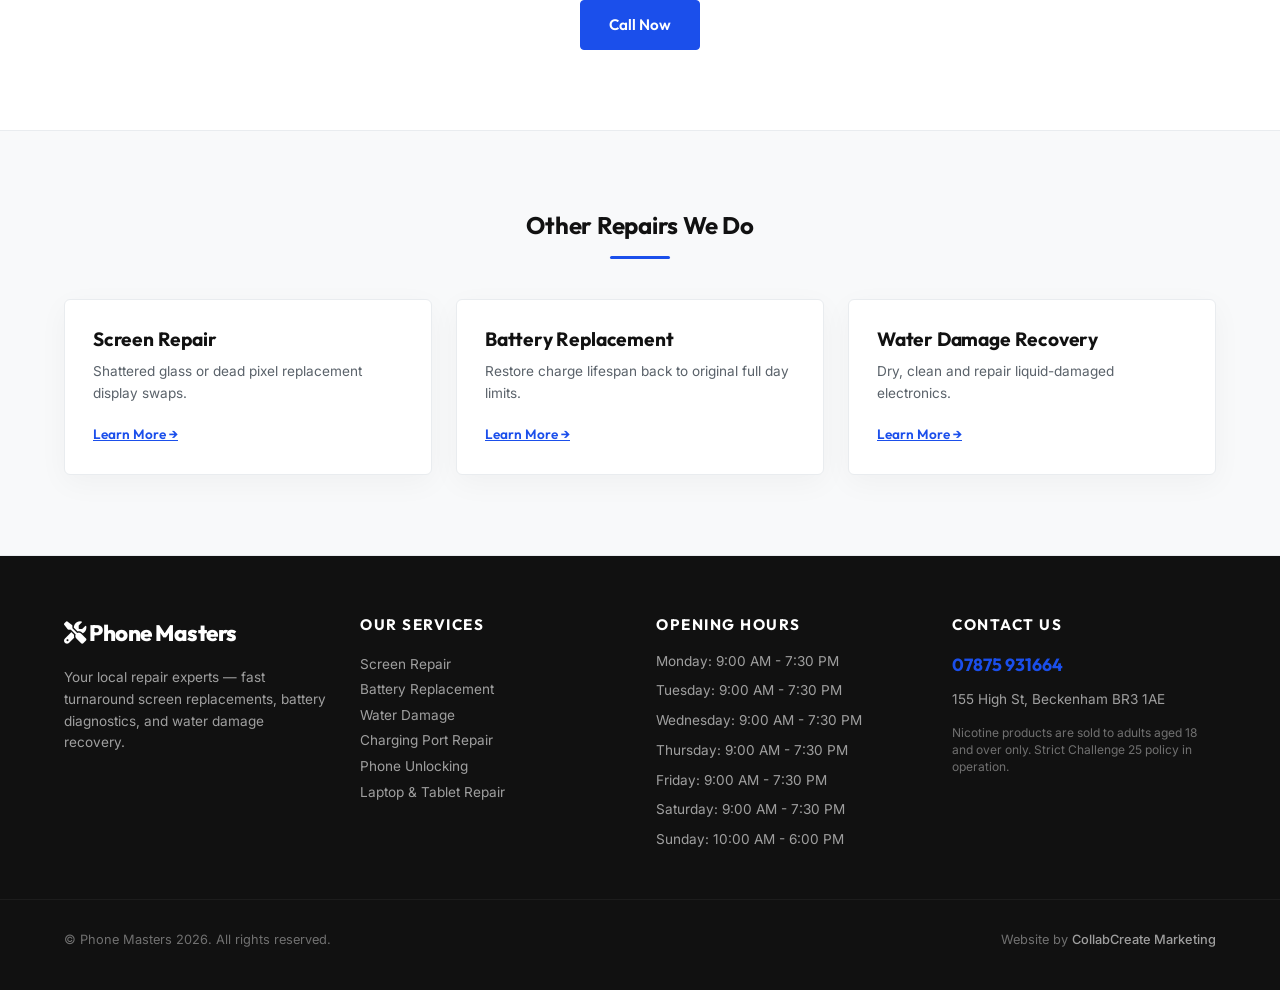
<file: charging-port.html>
<!DOCTYPE html>
<html lang="en">
<head>
    <meta charset="UTF-8">
    <meta name="viewport" content="width=device-width, initial-scale=1.0">
    <title>Charging Port Repair Repairs | Phone Masters Beckenham, London</title>
    <link rel="stylesheet" href="styles.css">
    <link href="https://fonts.googleapis.com/css2?family=Inter:wght@300;400;500;600;700&family=Outfit:wght@400;500;600;700;800&display=swap" rel="stylesheet">
    <link rel="stylesheet" href="https://cdnjs.cloudflare.com/ajax/libs/font-awesome/6.4.0/css/all.min.css">
    
    <!-- Open Graph Metadata -->
    <meta property="og:title" content="Charging Port Repair Repairs | Phone Masters Beckenham, London">
    <meta property="og:description" content="Fast, premium screen repairs, battery replacements, water damage recovery, vapes, pouches, and refurbished phones in Beckenham, London.">
    <meta property="og:image" content="https://mowleed2000.github.io/Phone-Masters/storefront.webp">
    <meta property="og:url" content="https://mowleed2000.github.io/Phone-Masters/charging-port.html">
    <meta property="og:type" content="website">

    <!-- Microsoft Clarity Tracking Code -->
    <script type="text/javascript">
        (function(c,l,a,r,i,t,y){
            c[a]=c[a]||function(){(c[a].q=c[a].q||[]).push(arguments)};
            t=l.createElement(r);t.async=1;t.src="https://www.clarity.ms/tag/"+i;
            y=l.getElementsByTagName(r)[0];y.parentNode.insertBefore(t,y);
        })(window, document, "clarity", "script", "x1smlah9oa");
    </script>
</head>
<body>

    <nav class="navbar">
        <div class="container nav-container">
            <a href="index.html" class="logo"><i class="fa-solid fa-screwdriver-wrench"></i> Phone Masters</a>
            <ul class="nav-links" id="navLinks">
                <li><a href="index.html">Home</a></li>
                <li class="dropdown">
                    <a href="#" class="dropdown-trigger">Repairs <i class="fa-solid fa-chevron-down" style="font-size:0.75rem; margin-left:3px;"></i></a>
                    <ul class="dropdown-menu">
                        <li><a href="screen-repair.html">Screen Repair</a></li>
                        <li><a href="battery-replacement.html">Battery Replacement</a></li>
                        <li><a href="water-damage.html">Water Damage</a></li>
                        <li><a href="charging-port.html">Charging Port Repair</a></li>
                        <li><a href="phone-unlocking.html">Phone Unlocking</a></li>
                        <li><a href="laptop-tablet.html">Laptop &amp; Tablet Repair</a></li>
                    </ul>
                </li>
                <li><a href="vapes-pouches.html">Vapes &amp; Pouches</a></li>
                <li><a href="phones-in-store.html">Phones</a></li>
                <li><a href="contact.html">Contact</a></li>
                
                <li><a href="tel:07875931664" class="btn-nav-cta"><i class="fa-solid fa-phone"></i> Call Now</a></li>
            </ul>
            <div class="hamburger" id="hamburger"><i class="fa-solid fa-bars"></i></div>
        </div>
    </nav>

            <section class="service-hero" style="background-image: linear-gradient(rgba(17, 17, 17, 0.65), rgba(17, 17, 17, 0.85)), url('Charger port broken image 1.webp');">
                <div class="container text-center reveal">
                    <h1>Charging Port Repair</h1>
                    <p>Loose connection or won't charge at all — we'll get you back to 100%.</p>
                    <a href="tel:07875931664" class="btn btn-primary"><i class="fa-solid fa-phone"></i> Call Now to Book</a>
                </div>
            </section>

            <section class="service-details">
                <div class="container details-grid">
                    <div class="details-text reveal">
                        <h2>What's Involved</h2>
                        <p>Loose connections, dirt buildup, or broken metal pins inside charging ports will break device charging. We desolder old modules and install durable USB-C, Lightning, or Micro-USB connectors to restore lightning-fast charging speeds. Same-day service is guaranteed.</p>
                        
                        <div class="symptoms-box">
                            <h3>Signs You Need This Repair</h3>
                            <ul class="symptoms-list">
                                <li><i class='fa-solid fa-circle-exclamation'></i> Charging cable slips out easily or requires wiggling</li><li><i class='fa-solid fa-circle-exclamation'></i> Phone charges very slowly or disconnects constantly</li><li><i class='fa-solid fa-circle-exclamation'></i> Zero response when plugging in known functional cables</li><li><i class='fa-solid fa-circle-exclamation'></i> Physical debris visible inside the charging slot</li>
                            </ul>
                        </div>
                    </div>
                    <div class="details-image reveal">
                        <img src="Charger port being fixed.jpg" alt="Technician working on device" class="in-process-img">
                    </div>
                </div>
            </section>

            <section class="service-gallery">
                <div class="container">
                    <div class="section-header text-center reveal">
                        <h2>Our Work Process</h2>
                        <div class="accent-divider"></div>
                    </div>
                    <div class="gallery-row reveal">
                        <div class="gallery-item-wrapper" onclick="openLightbox('Charger port broken image 1.webp', 'Before / Broken Device')">
                            <img src="Charger port broken image 1.webp" alt="Before repair">
                            <span>1. Before / Broken Device</span>
                        </div>
                        <div class="gallery-item-wrapper" onclick="openLightbox('Charger port being fixed.jpg', 'During Repair Work')">
                            <img src="Charger port being fixed.jpg" alt="During repair">
                            <span>2. During Repair Work</span>
                        </div>
                        <div class="gallery-item-wrapper" onclick="openLightbox('Charger port fixed.webp', 'Good as New / Restored')">
                            <img src="Charger port fixed.webp" alt="After repair">
                            <span>3. Good as New / Restored</span>
                        </div>
                    </div>
                </div>
            </section>

            <section class="service-cta text-center reveal">
                <div class="container">
                    <h2>Don't Wait — Get It Fixed Today</h2>
                    <p>Most Charging Port Repair repairs are completed the same day. Walk in or call ahead to check availability.</p>
                    <a href="tel:07875931664" class="btn btn-primary">Call Now</a>
                </div>
            </section>

            <section class="related-services">
                <div class="container">
                    <div class="section-header text-center reveal">
                        <h2>Other Repairs We Do</h2>
                        <div class="accent-divider"></div>
                    </div>
                    <div class="related-grid reveal">
                        
                <div class="related-card">
                    <h3>Screen Repair</h3>
                    <p>Shattered glass or dead pixel replacement display swaps.</p>
                    <a href="screen-repair.html" class="learn-more">Learn More &rarr;</a>
                </div>
        
                <div class="related-card">
                    <h3>Battery Replacement</h3>
                    <p>Restore charge lifespan back to original full day limits.</p>
                    <a href="battery-replacement.html" class="learn-more">Learn More &rarr;</a>
                </div>
        
                <div class="related-card">
                    <h3>Water Damage Recovery</h3>
                    <p>Dry, clean and repair liquid-damaged electronics.</p>
                    <a href="water-damage.html" class="learn-more">Learn More &rarr;</a>
                </div>
        
                    </div>
                </div>
            </section>
        
    <!-- Lightbox Modal -->
    <div id="lightboxModal" class="lightbox">
        <span class="lightbox-close" onclick="closeLightbox()">&times;</span>
        <img class="lightbox-content" id="lightboxImg">
        <div id="lightboxCaption" class="lightbox-caption"></div>
    </div>

    <footer class="footer">
        <div class="container footer-grid">
            <div class="footer-brand">
                <a href="index.html" class="footer-logo"><i class="fa-solid fa-screwdriver-wrench"></i> Phone Masters</a>
                <p style="margin-top: 15px; font-size: 0.85rem; line-height: 1.6; color: rgba(255, 255, 255, 0.6);">Your local repair experts — fast turnaround screen replacements, battery diagnostics, and water damage recovery.</p>
                
            </div>
            <div class="footer-links">
                <h4>Our Services</h4>
                <p><a href="screen-repair.html">Screen Repair</a></p>
                <p><a href="battery-replacement.html">Battery Replacement</a></p>
                <p><a href="water-damage.html">Water Damage</a></p>
                <p><a href="charging-port.html">Charging Port Repair</a></p>
                <p><a href="phone-unlocking.html">Phone Unlocking</a></p>
                <p><a href="laptop-tablet.html">Laptop &amp; Tablet Repair</a></p>
            </div>
            <div class="footer-hours">
                <h4>Opening Hours</h4>
                <ul>
                    <li>Monday: 9:00 AM - 7:30 PM</li><li>Tuesday: 9:00 AM - 7:30 PM</li><li>Wednesday: 9:00 AM - 7:30 PM</li><li>Thursday: 9:00 AM - 7:30 PM</li><li>Friday: 9:00 AM - 7:30 PM</li><li>Saturday: 9:00 AM - 7:30 PM</li><li>Sunday: 10:00 AM - 6:00 PM</li>
                </ul>
            </div>
            <div class="footer-contact">
                <h4>Contact Us</h4>
                <p class="phone-num"><a href="tel:07875931664">07875 931664</a></p>
                <p style="margin-top: 10px; font-size: 0.85rem; color: rgba(255, 255, 255, 0.6);">155 High St, Beckenham BR3 1AE</p>
                <p style="margin-top: 15px; font-size: 0.75rem; color: rgba(255, 255, 255, 0.4); line-height: 1.4;">
                    Nicotine products are sold to adults aged 18 and over only. Strict Challenge 25 policy in operation.
                </p>
            </div>
        </div>
        <div class="footer-bottom">
            <div class="container" style="display: flex; justify-content: space-between; flex-wrap: wrap; gap: 10px; width: 100%;">
                <p>&copy; Phone Masters 2026. All rights reserved.</p>
                <p class="agency-credit">Website by <a href="https://collabcreate.co.uk" target="_blank">CollabCreate Marketing</a></p>
            </div>
        </div>
    </footer>
    <script src="script.js"></script>
</body>
</html>
</file>
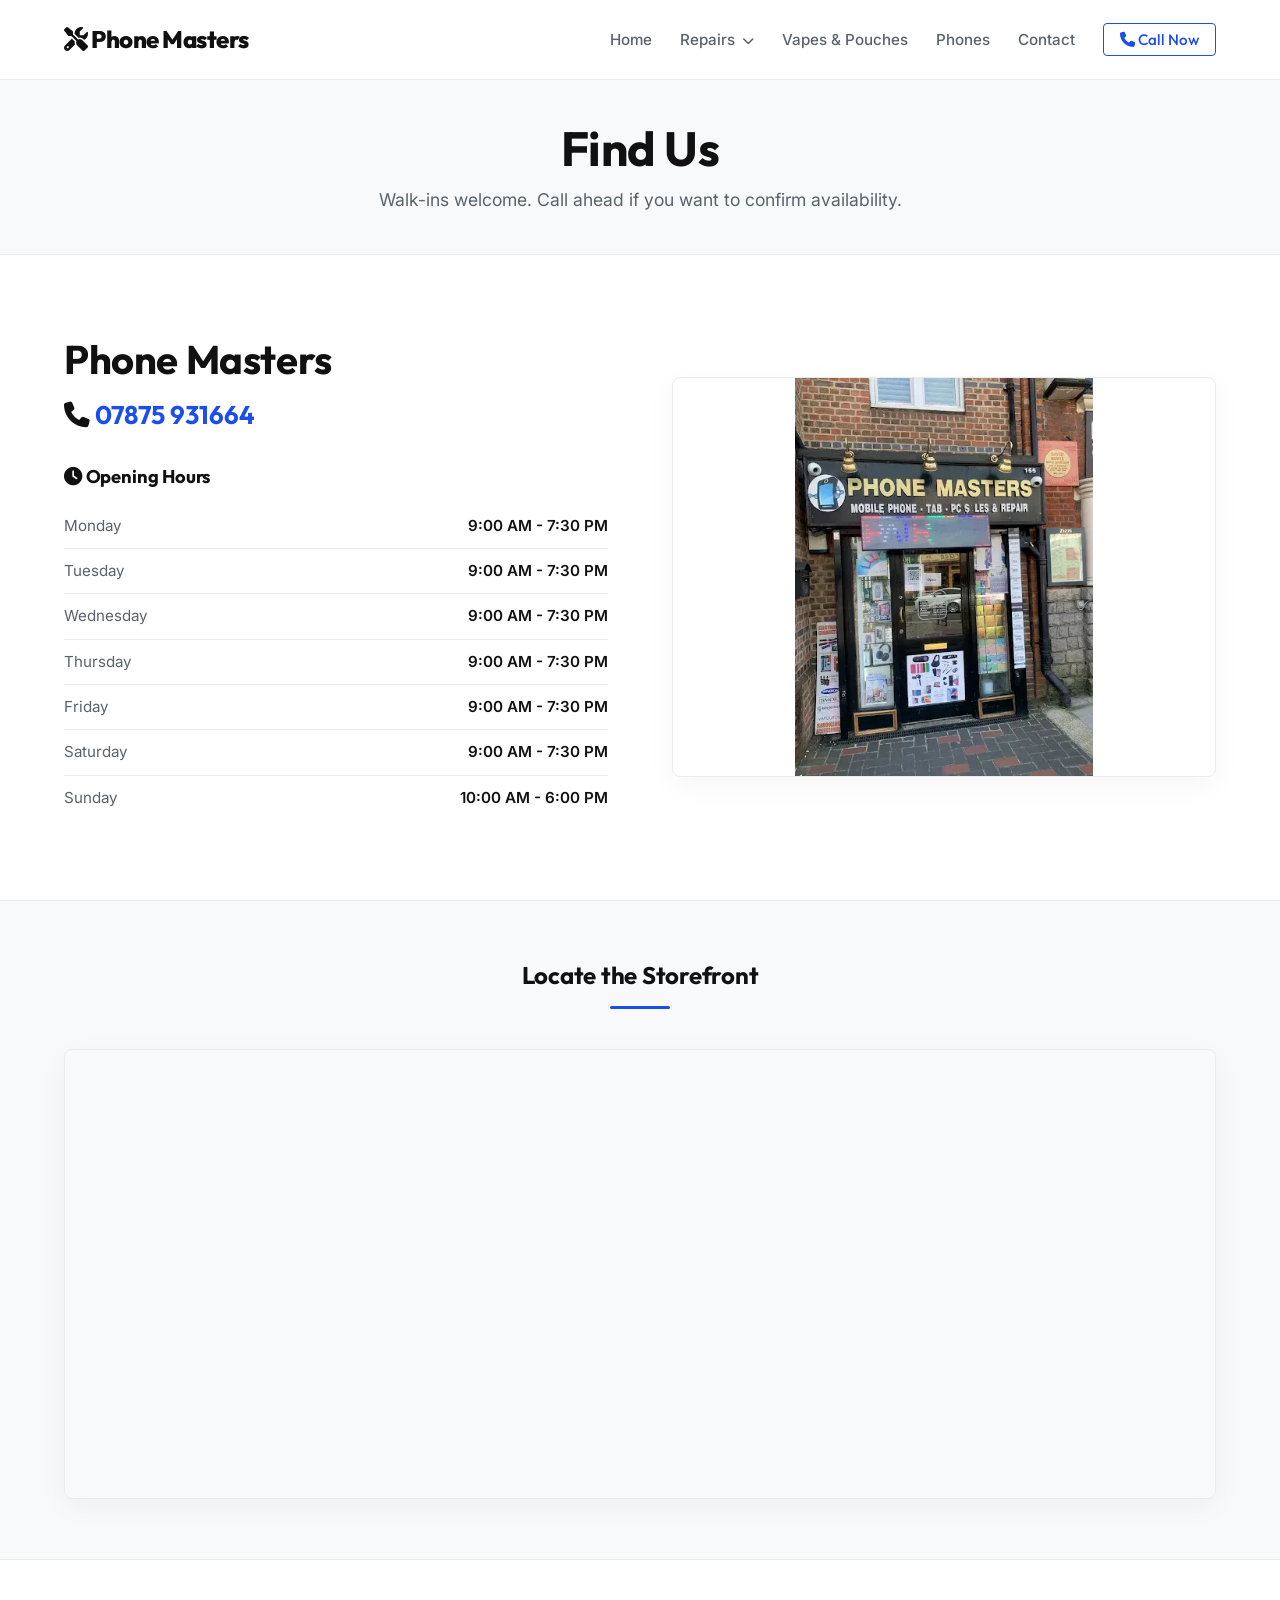
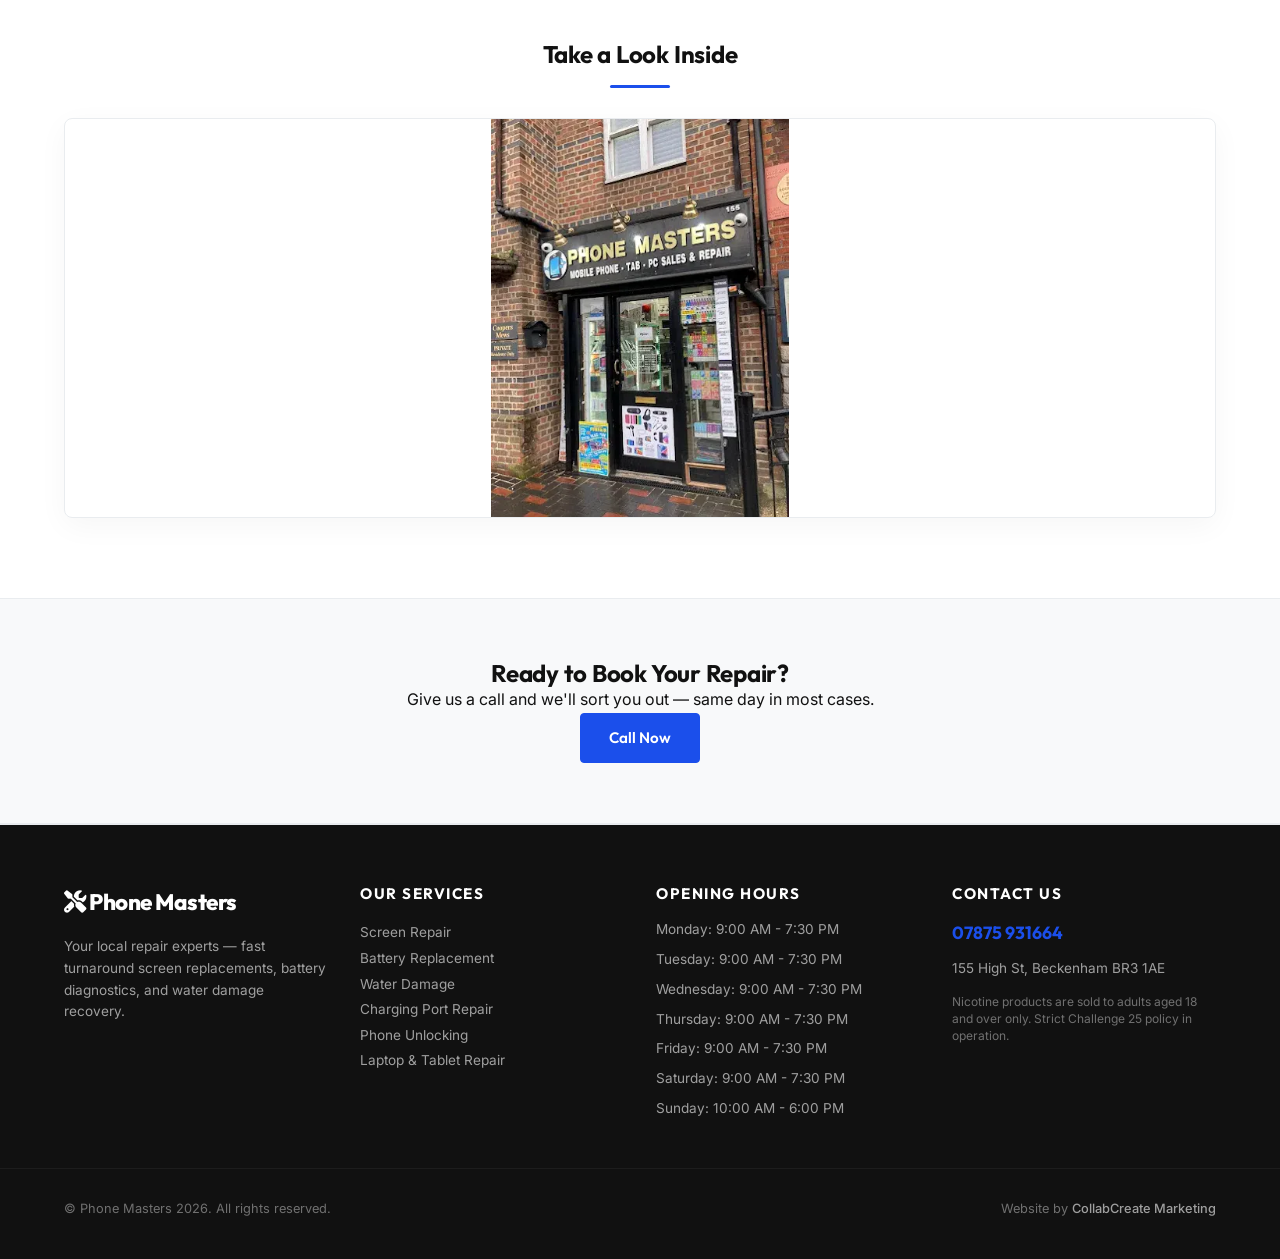
<file: contact.html>
<!DOCTYPE html>
<html lang="en">
<head>
    <meta charset="UTF-8">
    <meta name="viewport" content="width=device-width, initial-scale=1.0">
    <title>Contact Us | Phone Masters Beckenham, London</title>
    <link rel="stylesheet" href="styles.css">
    <link href="https://fonts.googleapis.com/css2?family=Inter:wght@300;400;500;600;700&family=Outfit:wght@400;500;600;700;800&display=swap" rel="stylesheet">
    <link rel="stylesheet" href="https://cdnjs.cloudflare.com/ajax/libs/font-awesome/6.4.0/css/all.min.css">
    
    <!-- Open Graph Metadata -->
    <meta property="og:title" content="Contact Us | Phone Masters Beckenham, London">
    <meta property="og:description" content="Fast, premium screen repairs, battery replacements, water damage recovery, vapes, pouches, and refurbished phones in Beckenham, London.">
    <meta property="og:image" content="https://mowleed2000.github.io/Phone-Masters/storefront.webp">
    <meta property="og:url" content="https://mowleed2000.github.io/Phone-Masters/contact.html">
    <meta property="og:type" content="website">

    <!-- Microsoft Clarity Tracking Code -->
    <script type="text/javascript">
        (function(c,l,a,r,i,t,y){
            c[a]=c[a]||function(){(c[a].q=c[a].q||[]).push(arguments)};
            t=l.createElement(r);t.async=1;t.src="https://www.clarity.ms/tag/"+i;
            y=l.getElementsByTagName(r)[0];y.parentNode.insertBefore(t,y);
        })(window, document, "clarity", "script", "x1smlah9oa");
    </script>
</head>
<body>

    <nav class="navbar">
        <div class="container nav-container">
            <a href="index.html" class="logo"><i class="fa-solid fa-screwdriver-wrench"></i> Phone Masters</a>
            <ul class="nav-links" id="navLinks">
                <li><a href="index.html">Home</a></li>
                <li class="dropdown">
                    <a href="#" class="dropdown-trigger">Repairs <i class="fa-solid fa-chevron-down" style="font-size:0.75rem; margin-left:3px;"></i></a>
                    <ul class="dropdown-menu">
                        <li><a href="screen-repair.html">Screen Repair</a></li>
                        <li><a href="battery-replacement.html">Battery Replacement</a></li>
                        <li><a href="water-damage.html">Water Damage</a></li>
                        <li><a href="charging-port.html">Charging Port Repair</a></li>
                        <li><a href="phone-unlocking.html">Phone Unlocking</a></li>
                        <li><a href="laptop-tablet.html">Laptop &amp; Tablet Repair</a></li>
                    </ul>
                </li>
                <li><a href="vapes-pouches.html">Vapes &amp; Pouches</a></li>
                <li><a href="phones-in-store.html">Phones</a></li>
                <li><a href="contact.html">Contact</a></li>
                
                <li><a href="tel:07875931664" class="btn-nav-cta"><i class="fa-solid fa-phone"></i> Call Now</a></li>
            </ul>
            <div class="hamburger" id="hamburger"><i class="fa-solid fa-bars"></i></div>
        </div>
    </nav>

    <!-- Page Hero -->
    <section class="page-hero text-center reveal">
        <div class="container">
            <h1>Find Us</h1>
            <p>Walk-ins welcome. Call ahead if you want to confirm availability.</p>
        </div>
    </section>

    <!-- Info Column Section -->
    <section class="contact-details-section">
        <div class="container contact-grid-page">
            <div class="contact-left-info reveal">
                <h2>Phone Masters</h2>
                <p class="phone-large"><i class="fa-solid fa-phone"></i> <a href="tel:07875931664">07875 931664</a></p>
                
                <div class="hours-box">
                    <h3><i class="fa-solid fa-clock"></i> Opening Hours</h3>
                    <table class="contact-hours-table">
                        <tbody>
                            <tr><td>Monday</td><td>9:00 AM - 7:30 PM</td></tr><tr><td>Tuesday</td><td>9:00 AM - 7:30 PM</td></tr><tr><td>Wednesday</td><td>9:00 AM - 7:30 PM</td></tr><tr><td>Thursday</td><td>9:00 AM - 7:30 PM</td></tr><tr><td>Friday</td><td>9:00 AM - 7:30 PM</td></tr><tr><td>Saturday</td><td>9:00 AM - 7:30 PM</td></tr><tr><td>Sunday</td><td>10:00 AM - 6:00 PM</td></tr>
                        </tbody>
                    </table>
                </div>
            </div>
            
            <div class="contact-right-visual reveal">
                <div class="exterior-img-container">
                    <img src="storefront.webp" alt="Phone Masters Storefront Exterior" class="exterior-img-style">
                </div>
            </div>
        </div>
    </section>

    <!-- Google Map Section -->
    <section class="map-section reveal">
        <div class="container">
            <div class="section-header text-center">
                <h2>Locate the Storefront</h2>
                <div class="accent-divider"></div>
            </div>
            <div class="contact-map-wrapper">
                <iframe 
                    src="https://maps.google.com/maps?q=155%20High%20St,%20Beckenham%20BR3%201AE&t=&z=16&ie=UTF8&iwloc=&output=embed" 
                    width="100%" 
                    height="450" 
                    style="border:0; border-radius: 8px;" 
                    allowfullscreen="" 
                    loading="lazy" 
                    referrerpolicy="no-referrer-when-downgrade">
                </iframe>
            </div>
        </div>
    </section>

    
    <!-- In-Store Interior Showcase -->
    <section class="contact-details-section reveal">
        <div class="container text-center">
            <h2>Take a Look Inside</h2>
            <div class="accent-divider" style="margin-bottom: 30px;"></div>
            <img src="storefront_2.webp" alt="Phone Masters Interior" class="exterior-img-style">
        </div>
    </section>
        

    <!-- CTA Section -->
    <section class="contact-cta text-center reveal">
        <div class="container">
            <h2>Ready to Book Your Repair?</h2>
            <p>Give us a call and we'll sort you out — same day in most cases.</p>
            <a href="tel:07875931664" class="btn btn-primary">Call Now</a>
        </div>
    </section>

    <!-- Lightbox Modal -->
    <div id="lightboxModal" class="lightbox">
        <span class="lightbox-close" onclick="closeLightbox()">&times;</span>
        <img class="lightbox-content" id="lightboxImg">
        <div id="lightboxCaption" class="lightbox-caption"></div>
    </div>

    <footer class="footer">
        <div class="container footer-grid">
            <div class="footer-brand">
                <a href="index.html" class="footer-logo"><i class="fa-solid fa-screwdriver-wrench"></i> Phone Masters</a>
                <p style="margin-top: 15px; font-size: 0.85rem; line-height: 1.6; color: rgba(255, 255, 255, 0.6);">Your local repair experts — fast turnaround screen replacements, battery diagnostics, and water damage recovery.</p>
                
            </div>
            <div class="footer-links">
                <h4>Our Services</h4>
                <p><a href="screen-repair.html">Screen Repair</a></p>
                <p><a href="battery-replacement.html">Battery Replacement</a></p>
                <p><a href="water-damage.html">Water Damage</a></p>
                <p><a href="charging-port.html">Charging Port Repair</a></p>
                <p><a href="phone-unlocking.html">Phone Unlocking</a></p>
                <p><a href="laptop-tablet.html">Laptop &amp; Tablet Repair</a></p>
            </div>
            <div class="footer-hours">
                <h4>Opening Hours</h4>
                <ul>
                    <li>Monday: 9:00 AM - 7:30 PM</li><li>Tuesday: 9:00 AM - 7:30 PM</li><li>Wednesday: 9:00 AM - 7:30 PM</li><li>Thursday: 9:00 AM - 7:30 PM</li><li>Friday: 9:00 AM - 7:30 PM</li><li>Saturday: 9:00 AM - 7:30 PM</li><li>Sunday: 10:00 AM - 6:00 PM</li>
                </ul>
            </div>
            <div class="footer-contact">
                <h4>Contact Us</h4>
                <p class="phone-num"><a href="tel:07875931664">07875 931664</a></p>
                <p style="margin-top: 10px; font-size: 0.85rem; color: rgba(255, 255, 255, 0.6);">155 High St, Beckenham BR3 1AE</p>
                <p style="margin-top: 15px; font-size: 0.75rem; color: rgba(255, 255, 255, 0.4); line-height: 1.4;">
                    Nicotine products are sold to adults aged 18 and over only. Strict Challenge 25 policy in operation.
                </p>
            </div>
        </div>
        <div class="footer-bottom">
            <div class="container" style="display: flex; justify-content: space-between; flex-wrap: wrap; gap: 10px; width: 100%;">
                <p>&copy; Phone Masters 2026. All rights reserved.</p>
                <p class="agency-credit">Website by <a href="https://collabcreate.co.uk" target="_blank">CollabCreate Marketing</a></p>
            </div>
        </div>
    </footer>
    <script src="script.js"></script>
</body>
</html>
</file>
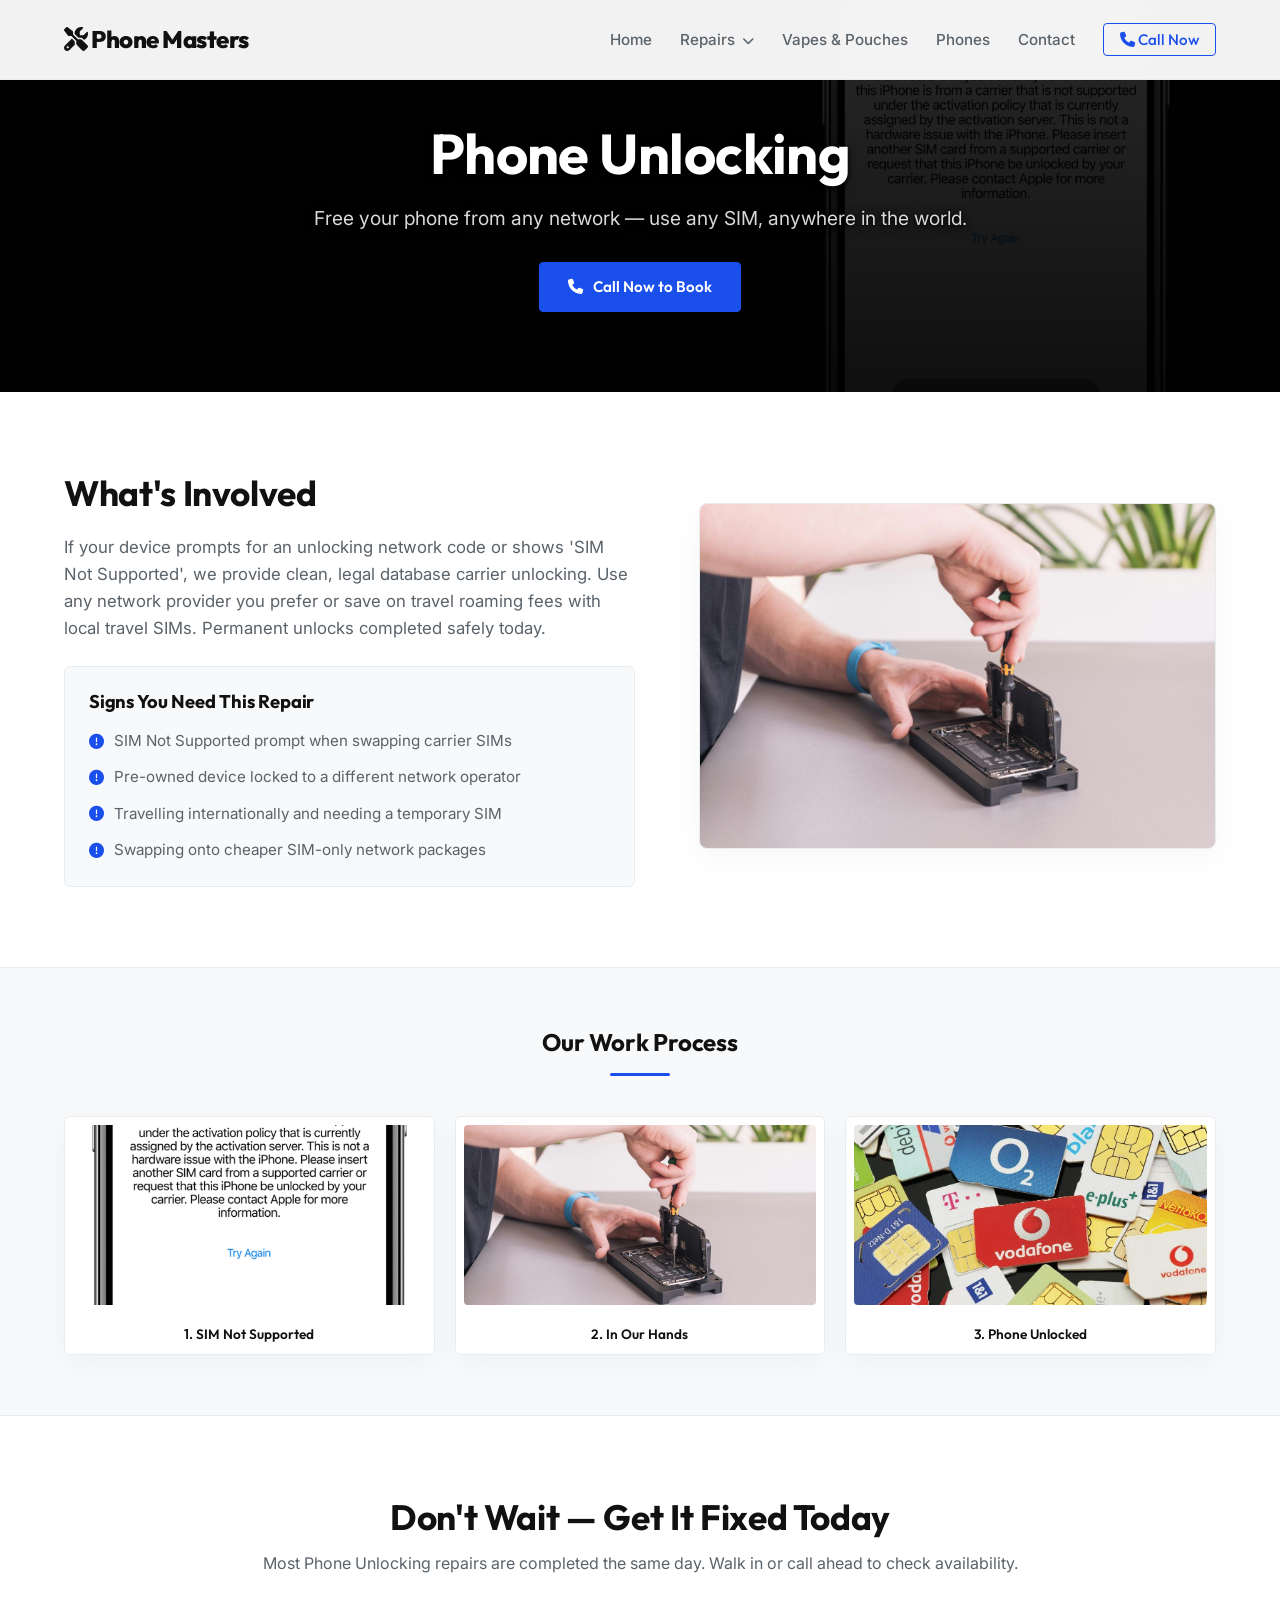
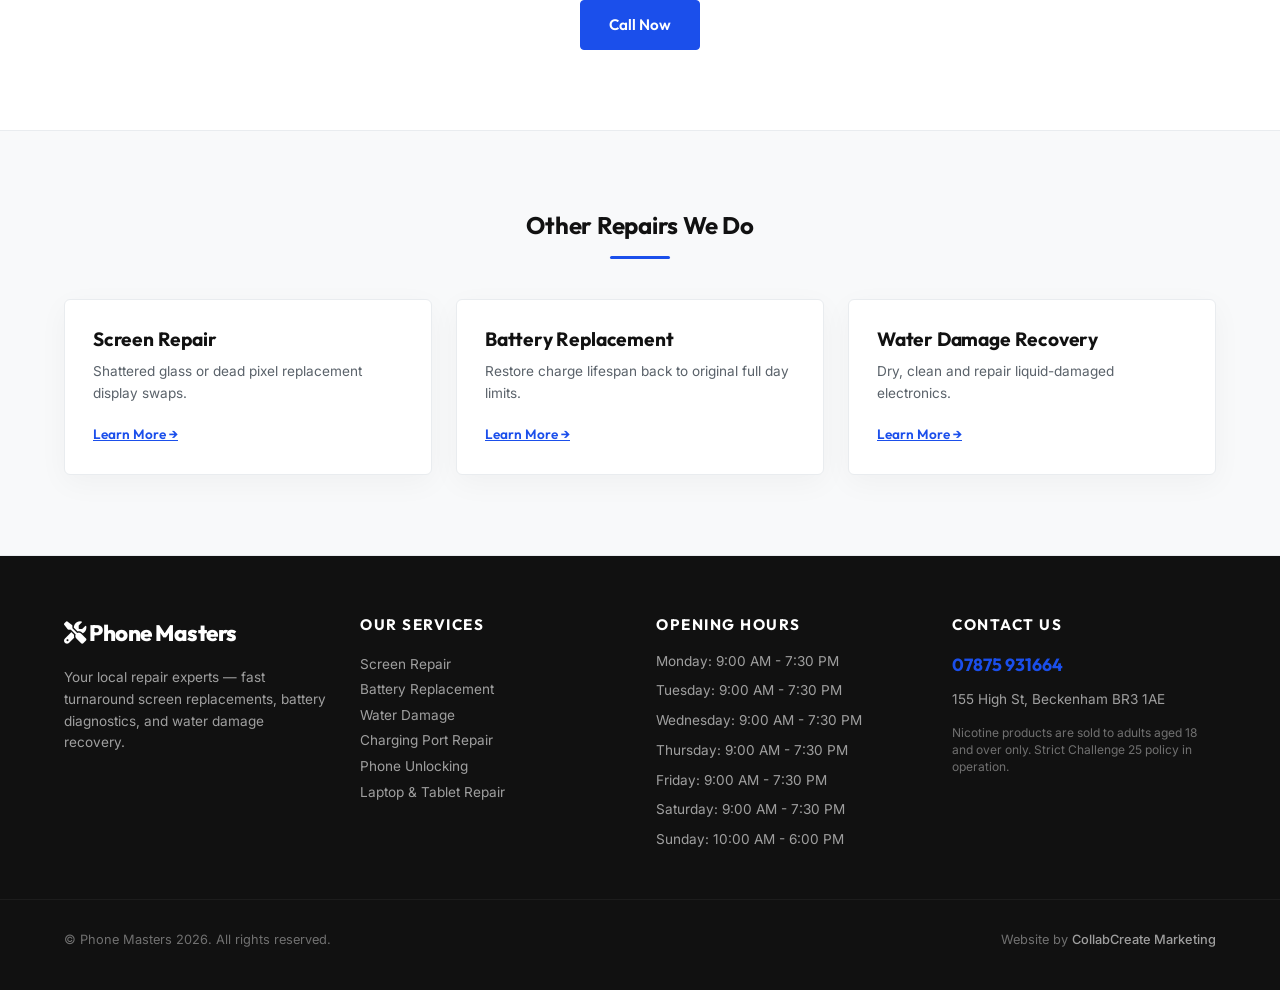
<file: phone-unlocking.html>
<!DOCTYPE html>
<html lang="en">
<head>
    <meta charset="UTF-8">
    <meta name="viewport" content="width=device-width, initial-scale=1.0">
    <title>Phone Unlocking Repairs | Phone Masters Beckenham, London</title>
    <link rel="stylesheet" href="styles.css">
    <link href="https://fonts.googleapis.com/css2?family=Inter:wght@300;400;500;600;700&family=Outfit:wght@400;500;600;700;800&display=swap" rel="stylesheet">
    <link rel="stylesheet" href="https://cdnjs.cloudflare.com/ajax/libs/font-awesome/6.4.0/css/all.min.css">
    
    <!-- Open Graph Metadata -->
    <meta property="og:title" content="Phone Unlocking Repairs | Phone Masters Beckenham, London">
    <meta property="og:description" content="Fast, premium screen repairs, battery replacements, water damage recovery, vapes, pouches, and refurbished phones in Beckenham, London.">
    <meta property="og:image" content="https://mowleed2000.github.io/Phone-Masters/storefront.webp">
    <meta property="og:url" content="https://mowleed2000.github.io/Phone-Masters/phone-unlocking.html">
    <meta property="og:type" content="website">

    <!-- Microsoft Clarity Tracking Code -->
    <script type="text/javascript">
        (function(c,l,a,r,i,t,y){
            c[a]=c[a]||function(){(c[a].q=c[a].q||[]).push(arguments)};
            t=l.createElement(r);t.async=1;t.src="https://www.clarity.ms/tag/"+i;
            y=l.getElementsByTagName(r)[0];y.parentNode.insertBefore(t,y);
        })(window, document, "clarity", "script", "x1smlah9oa");
    </script>
</head>
<body>

    <nav class="navbar">
        <div class="container nav-container">
            <a href="index.html" class="logo"><i class="fa-solid fa-screwdriver-wrench"></i> Phone Masters</a>
            <ul class="nav-links" id="navLinks">
                <li><a href="index.html">Home</a></li>
                <li class="dropdown">
                    <a href="#" class="dropdown-trigger">Repairs <i class="fa-solid fa-chevron-down" style="font-size:0.75rem; margin-left:3px;"></i></a>
                    <ul class="dropdown-menu">
                        <li><a href="screen-repair.html">Screen Repair</a></li>
                        <li><a href="battery-replacement.html">Battery Replacement</a></li>
                        <li><a href="water-damage.html">Water Damage</a></li>
                        <li><a href="charging-port.html">Charging Port Repair</a></li>
                        <li><a href="phone-unlocking.html">Phone Unlocking</a></li>
                        <li><a href="laptop-tablet.html">Laptop &amp; Tablet Repair</a></li>
                    </ul>
                </li>
                <li><a href="vapes-pouches.html">Vapes &amp; Pouches</a></li>
                <li><a href="phones-in-store.html">Phones</a></li>
                <li><a href="contact.html">Contact</a></li>
                
                <li><a href="tel:07875931664" class="btn-nav-cta"><i class="fa-solid fa-phone"></i> Call Now</a></li>
            </ul>
            <div class="hamburger" id="hamburger"><i class="fa-solid fa-bars"></i></div>
        </div>
    </nav>

            <section class="service-hero phone-unlock-hero" style="background-image: linear-gradient(rgba(0, 0, 0, 0.84), rgba(0, 0, 0, 0.94)), url('Phone sim not supported image 1 unlock.png'); background-position: center 20%;">
                <div class="container text-center reveal">
                    <h1>Phone Unlocking</h1>
                    <p>Free your phone from any network — use any SIM, anywhere in the world.</p>
                    <a href="tel:07875931664" class="btn btn-primary"><i class="fa-solid fa-phone"></i> Call Now to Book</a>
                </div>
            </section>

            <section class="service-details">
                <div class="container details-grid">
                    <div class="details-text reveal">
                        <h2>What's Involved</h2>
                        <p>If your device prompts for an unlocking network code or shows 'SIM Not Supported', we provide clean, legal database carrier unlocking. Use any network provider you prefer or save on travel roaming fees with local travel SIMs. Permanent unlocks completed safely today.</p>
                        
                        <div class="symptoms-box">
                            <h3>Signs You Need This Repair</h3>
                            <ul class="symptoms-list">
                                <li><i class='fa-solid fa-circle-exclamation'></i> SIM Not Supported prompt when swapping carrier SIMs</li><li><i class='fa-solid fa-circle-exclamation'></i> Pre-owned device locked to a different network operator</li><li><i class='fa-solid fa-circle-exclamation'></i> Travelling internationally and needing a temporary SIM</li><li><i class='fa-solid fa-circle-exclamation'></i> Swapping onto cheaper SIM-only network packages</li>
                            </ul>
                        </div>
                    </div>
                    <div class="details-image reveal">
                        <img src="Phone being unblocked.jpg" alt="Technician working on device" class="in-process-img">
                    </div>
                </div>
            </section>

            <section class="service-gallery">
                <div class="container">
                    <div class="section-header text-center reveal">
                        <h2>Our Work Process</h2>
                        <div class="accent-divider"></div>
                    </div>
                    <div class="gallery-row reveal">
                        <div class="gallery-item-wrapper" onclick="openLightbox('Phone sim not supported image 1 unlock.png', 'SIM Not Supported')">
                            <img src="Phone sim not supported image 1 unlock.png" alt="Before repair">
                            <span>1. SIM Not Supported</span>
                        </div>
                        <div class="gallery-item-wrapper" onclick="openLightbox('Phone being unblocked.jpg', 'In Our Hands')">
                            <img src="Phone being unblocked.jpg" alt="During repair">
                            <span>2. In Our Hands</span>
                        </div>
                        <div class="gallery-item-wrapper" onclick="openLightbox('Use the provider you want image 3.jpg', 'Phone Unlocked')">
                            <img src="Use the provider you want image 3.jpg" alt="After repair">
                            <span>3. Phone Unlocked</span>
                        </div>
                    </div>
                </div>
            </section>

            <section class="service-cta text-center reveal">
                <div class="container">
                    <h2>Don't Wait — Get It Fixed Today</h2>
                    <p>Most Phone Unlocking repairs are completed the same day. Walk in or call ahead to check availability.</p>
                    <a href="tel:07875931664" class="btn btn-primary">Call Now</a>
                </div>
            </section>

            <section class="related-services">
                <div class="container">
                    <div class="section-header text-center reveal">
                        <h2>Other Repairs We Do</h2>
                        <div class="accent-divider"></div>
                    </div>
                    <div class="related-grid reveal">
                        
                <div class="related-card">
                    <h3>Screen Repair</h3>
                    <p>Shattered glass or dead pixel replacement display swaps.</p>
                    <a href="screen-repair.html" class="learn-more">Learn More &rarr;</a>
                </div>
        
                <div class="related-card">
                    <h3>Battery Replacement</h3>
                    <p>Restore charge lifespan back to original full day limits.</p>
                    <a href="battery-replacement.html" class="learn-more">Learn More &rarr;</a>
                </div>
        
                <div class="related-card">
                    <h3>Water Damage Recovery</h3>
                    <p>Dry, clean and repair liquid-damaged electronics.</p>
                    <a href="water-damage.html" class="learn-more">Learn More &rarr;</a>
                </div>
        
                    </div>
                </div>
            </section>
        
    <!-- Lightbox Modal -->
    <div id="lightboxModal" class="lightbox">
        <span class="lightbox-close" onclick="closeLightbox()">&times;</span>
        <img class="lightbox-content" id="lightboxImg">
        <div id="lightboxCaption" class="lightbox-caption"></div>
    </div>

    <footer class="footer">
        <div class="container footer-grid">
            <div class="footer-brand">
                <a href="index.html" class="footer-logo"><i class="fa-solid fa-screwdriver-wrench"></i> Phone Masters</a>
                <p style="margin-top: 15px; font-size: 0.85rem; line-height: 1.6; color: rgba(255, 255, 255, 0.6);">Your local repair experts — fast turnaround screen replacements, battery diagnostics, and water damage recovery.</p>
                
            </div>
            <div class="footer-links">
                <h4>Our Services</h4>
                <p><a href="screen-repair.html">Screen Repair</a></p>
                <p><a href="battery-replacement.html">Battery Replacement</a></p>
                <p><a href="water-damage.html">Water Damage</a></p>
                <p><a href="charging-port.html">Charging Port Repair</a></p>
                <p><a href="phone-unlocking.html">Phone Unlocking</a></p>
                <p><a href="laptop-tablet.html">Laptop &amp; Tablet Repair</a></p>
            </div>
            <div class="footer-hours">
                <h4>Opening Hours</h4>
                <ul>
                    <li>Monday: 9:00 AM - 7:30 PM</li><li>Tuesday: 9:00 AM - 7:30 PM</li><li>Wednesday: 9:00 AM - 7:30 PM</li><li>Thursday: 9:00 AM - 7:30 PM</li><li>Friday: 9:00 AM - 7:30 PM</li><li>Saturday: 9:00 AM - 7:30 PM</li><li>Sunday: 10:00 AM - 6:00 PM</li>
                </ul>
            </div>
            <div class="footer-contact">
                <h4>Contact Us</h4>
                <p class="phone-num"><a href="tel:07875931664">07875 931664</a></p>
                <p style="margin-top: 10px; font-size: 0.85rem; color: rgba(255, 255, 255, 0.6);">155 High St, Beckenham BR3 1AE</p>
                <p style="margin-top: 15px; font-size: 0.75rem; color: rgba(255, 255, 255, 0.4); line-height: 1.4;">
                    Nicotine products are sold to adults aged 18 and over only. Strict Challenge 25 policy in operation.
                </p>
            </div>
        </div>
        <div class="footer-bottom">
            <div class="container" style="display: flex; justify-content: space-between; flex-wrap: wrap; gap: 10px; width: 100%;">
                <p>&copy; Phone Masters 2026. All rights reserved.</p>
                <p class="agency-credit">Website by <a href="https://collabcreate.co.uk" target="_blank">CollabCreate Marketing</a></p>
            </div>
        </div>
    </footer>
    <script src="script.js"></script>
</body>
</html>
</file>
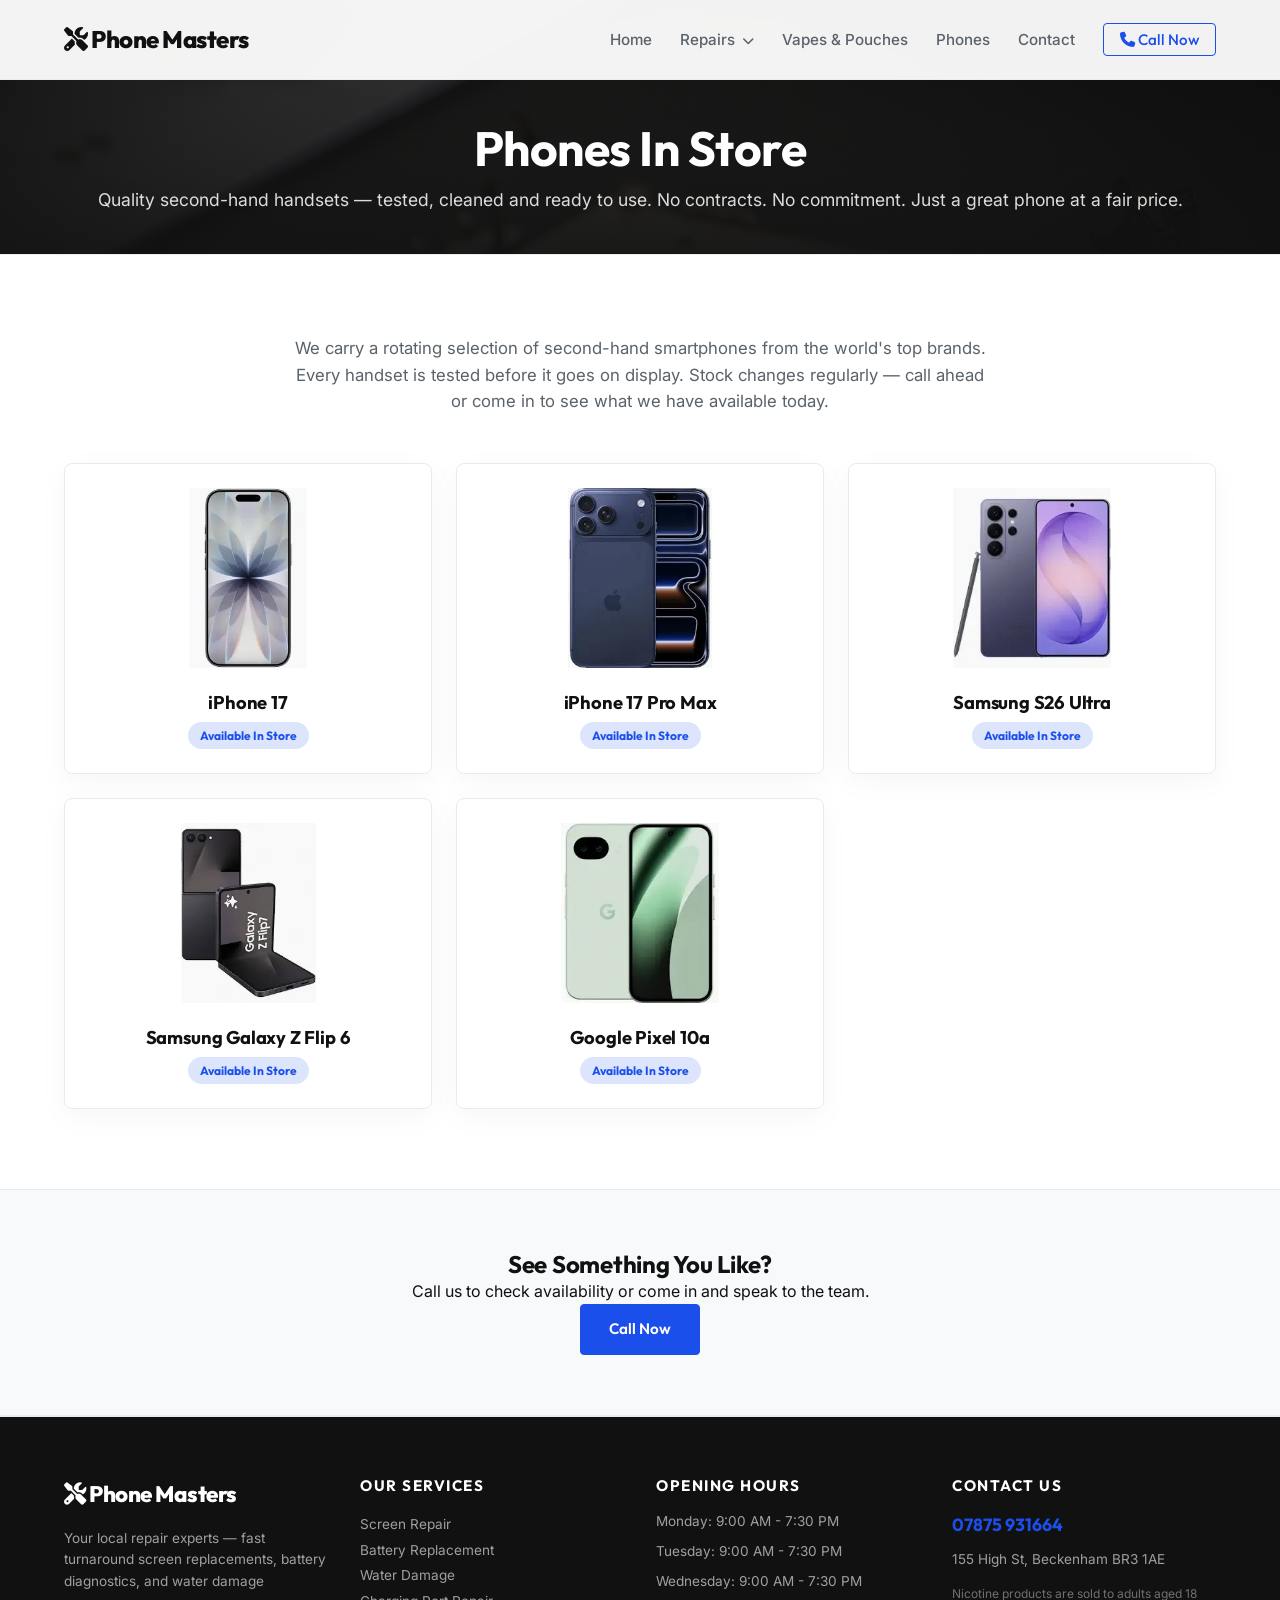
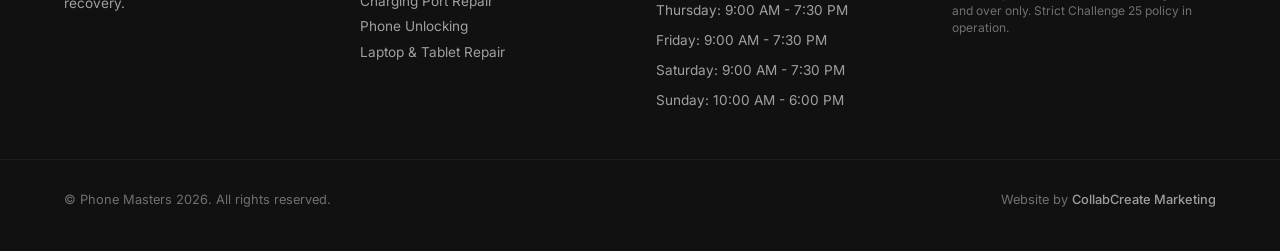
<file: phones-in-store.html>
<!DOCTYPE html>
<html lang="en">
<head>
    <meta charset="UTF-8">
    <meta name="viewport" content="width=device-width, initial-scale=1.0">
    <title>Refurbished Handsets | Phone Masters</title>
    <link rel="stylesheet" href="styles.css">
    <link href="https://fonts.googleapis.com/css2?family=Inter:wght@300;400;500;600;700&family=Outfit:wght@400;500;600;700;800&display=swap" rel="stylesheet">
    <link rel="stylesheet" href="https://cdnjs.cloudflare.com/ajax/libs/font-awesome/6.4.0/css/all.min.css">
    
    <!-- Open Graph Metadata -->
    <meta property="og:title" content="Refurbished Handsets | Phone Masters">
    <meta property="og:description" content="Fast, premium screen repairs, battery replacements, water damage recovery, vapes, pouches, and refurbished phones in Beckenham, London.">
    <meta property="og:image" content="https://mowleed2000.github.io/Phone-Masters/storefront.webp">
    <meta property="og:url" content="https://mowleed2000.github.io/Phone-Masters/phones-in-store.html">
    <meta property="og:type" content="website">

    <!-- Microsoft Clarity Tracking Code -->
    <script type="text/javascript">
        (function(c,l,a,r,i,t,y){
            c[a]=c[a]||function(){(c[a].q=c[a].q||[]).push(arguments)};
            t=l.createElement(r);t.async=1;t.src="https://www.clarity.ms/tag/"+i;
            y=l.getElementsByTagName(r)[0];y.parentNode.insertBefore(t,y);
        })(window, document, "clarity", "script", "x1smlah9oa");
    </script>
</head>
<body>

    <nav class="navbar">
        <div class="container nav-container">
            <a href="index.html" class="logo"><i class="fa-solid fa-screwdriver-wrench"></i> Phone Masters</a>
            <ul class="nav-links" id="navLinks">
                <li><a href="index.html">Home</a></li>
                <li class="dropdown">
                    <a href="#" class="dropdown-trigger">Repairs <i class="fa-solid fa-chevron-down" style="font-size:0.75rem; margin-left:3px;"></i></a>
                    <ul class="dropdown-menu">
                        <li><a href="screen-repair.html">Screen Repair</a></li>
                        <li><a href="battery-replacement.html">Battery Replacement</a></li>
                        <li><a href="water-damage.html">Water Damage</a></li>
                        <li><a href="charging-port.html">Charging Port Repair</a></li>
                        <li><a href="phone-unlocking.html">Phone Unlocking</a></li>
                        <li><a href="laptop-tablet.html">Laptop &amp; Tablet Repair</a></li>
                    </ul>
                </li>
                <li><a href="vapes-pouches.html">Vapes &amp; Pouches</a></li>
                <li><a href="phones-in-store.html">Phones</a></li>
                <li><a href="contact.html">Contact</a></li>
                
                <li><a href="tel:07875931664" class="btn-nav-cta"><i class="fa-solid fa-phone"></i> Call Now</a></li>
            </ul>
            <div class="hamburger" id="hamburger"><i class="fa-solid fa-bars"></i></div>
        </div>
    </nav>

    <!-- Page Hero -->
    <section class="page-hero text-center reveal" style="background-image: linear-gradient(rgba(17, 17, 17, 0.75), rgba(17, 17, 17, 0.95)), url('technician.jpg'); background-size: cover; color: #ffffff;">
        <div class="container">
            <h1 style="color: #ffffff;">Phones In Store</h1>
            <p style="color: rgba(255,255,255,0.85);">Quality second-hand handsets — tested, cleaned and ready to use. No contracts. No commitment. Just a great phone at a fair price.</p>
        </div>
    </section>

    <!-- Phones Grid Section -->
    <section class="phones-section">
        <div class="container">
            <p class="intro-paragraph text-center reveal">We carry a rotating selection of second-hand smartphones from the world's top brands. Every handset is tested before it goes on display. Stock changes regularly — call ahead or come in to see what we have available today.</p>
            
            <div class="phones-grid reveal">
                <!-- Phone 1 -->
                <div class="phone-product-card">
                    <img src="Iphone 17.webp" alt="iPhone 17">
                    <h3>iPhone 17</h3>
                    <span class="avail-badge">Available In Store</span>
                </div>
                <!-- Phone 2 -->
                <div class="phone-product-card">
                    <img src="Iphone 17 pro max.webp" alt="iPhone 17 Pro Max">
                    <h3>iPhone 17 Pro Max</h3>
                    <span class="avail-badge">Available In Store</span>
                </div>
                <!-- Phone 3 -->
                <div class="phone-product-card">
                    <img src="Samsung s26 ultra.webp" alt="Samsung S26 Ultra">
                    <h3>Samsung S26 Ultra</h3>
                    <span class="avail-badge">Available In Store</span>
                </div>
                <!-- Phone 4 -->
                <div class="phone-product-card">
                    <img src="Samsung Flip 6.webp" alt="Samsung Galaxy Z Flip 6">
                    <h3>Samsung Galaxy Z Flip 6</h3>
                    <span class="avail-badge">Available In Store</span>
                </div>
                <!-- Phone 5 -->
                <div class="phone-product-card">
                    <img src="Google Pixel 10a.webp" alt="Google Pixel 10a">
                    <h3>Google Pixel 10a</h3>
                    <span class="avail-badge">Available In Store</span>
                </div>
            </div>
        </div>
    </section>

    <!-- CTA Section -->
    <section class="phones-cta text-center reveal">
        <div class="container">
            <h2>See Something You Like?</h2>
            <p>Call us to check availability or come in and speak to the team.</p>
            <a href="tel:07875931664" class="btn btn-primary">Call Now</a>
        </div>
    </section>

    <!-- Lightbox Modal -->
    <div id="lightboxModal" class="lightbox">
        <span class="lightbox-close" onclick="closeLightbox()">&times;</span>
        <img class="lightbox-content" id="lightboxImg">
        <div id="lightboxCaption" class="lightbox-caption"></div>
    </div>

    <footer class="footer">
        <div class="container footer-grid">
            <div class="footer-brand">
                <a href="index.html" class="footer-logo"><i class="fa-solid fa-screwdriver-wrench"></i> Phone Masters</a>
                <p style="margin-top: 15px; font-size: 0.85rem; line-height: 1.6; color: rgba(255, 255, 255, 0.6);">Your local repair experts — fast turnaround screen replacements, battery diagnostics, and water damage recovery.</p>
                
            </div>
            <div class="footer-links">
                <h4>Our Services</h4>
                <p><a href="screen-repair.html">Screen Repair</a></p>
                <p><a href="battery-replacement.html">Battery Replacement</a></p>
                <p><a href="water-damage.html">Water Damage</a></p>
                <p><a href="charging-port.html">Charging Port Repair</a></p>
                <p><a href="phone-unlocking.html">Phone Unlocking</a></p>
                <p><a href="laptop-tablet.html">Laptop &amp; Tablet Repair</a></p>
            </div>
            <div class="footer-hours">
                <h4>Opening Hours</h4>
                <ul>
                    <li>Monday: 9:00 AM - 7:30 PM</li><li>Tuesday: 9:00 AM - 7:30 PM</li><li>Wednesday: 9:00 AM - 7:30 PM</li><li>Thursday: 9:00 AM - 7:30 PM</li><li>Friday: 9:00 AM - 7:30 PM</li><li>Saturday: 9:00 AM - 7:30 PM</li><li>Sunday: 10:00 AM - 6:00 PM</li>
                </ul>
            </div>
            <div class="footer-contact">
                <h4>Contact Us</h4>
                <p class="phone-num"><a href="tel:07875931664">07875 931664</a></p>
                <p style="margin-top: 10px; font-size: 0.85rem; color: rgba(255, 255, 255, 0.6);">155 High St, Beckenham BR3 1AE</p>
                <p style="margin-top: 15px; font-size: 0.75rem; color: rgba(255, 255, 255, 0.4); line-height: 1.4;">
                    Nicotine products are sold to adults aged 18 and over only. Strict Challenge 25 policy in operation.
                </p>
            </div>
        </div>
        <div class="footer-bottom">
            <div class="container" style="display: flex; justify-content: space-between; flex-wrap: wrap; gap: 10px; width: 100%;">
                <p>&copy; Phone Masters 2026. All rights reserved.</p>
                <p class="agency-credit">Website by <a href="https://collabcreate.co.uk" target="_blank">CollabCreate Marketing</a></p>
            </div>
        </div>
    </footer>
    <script src="script.js"></script>
</body>
</html>
</file>
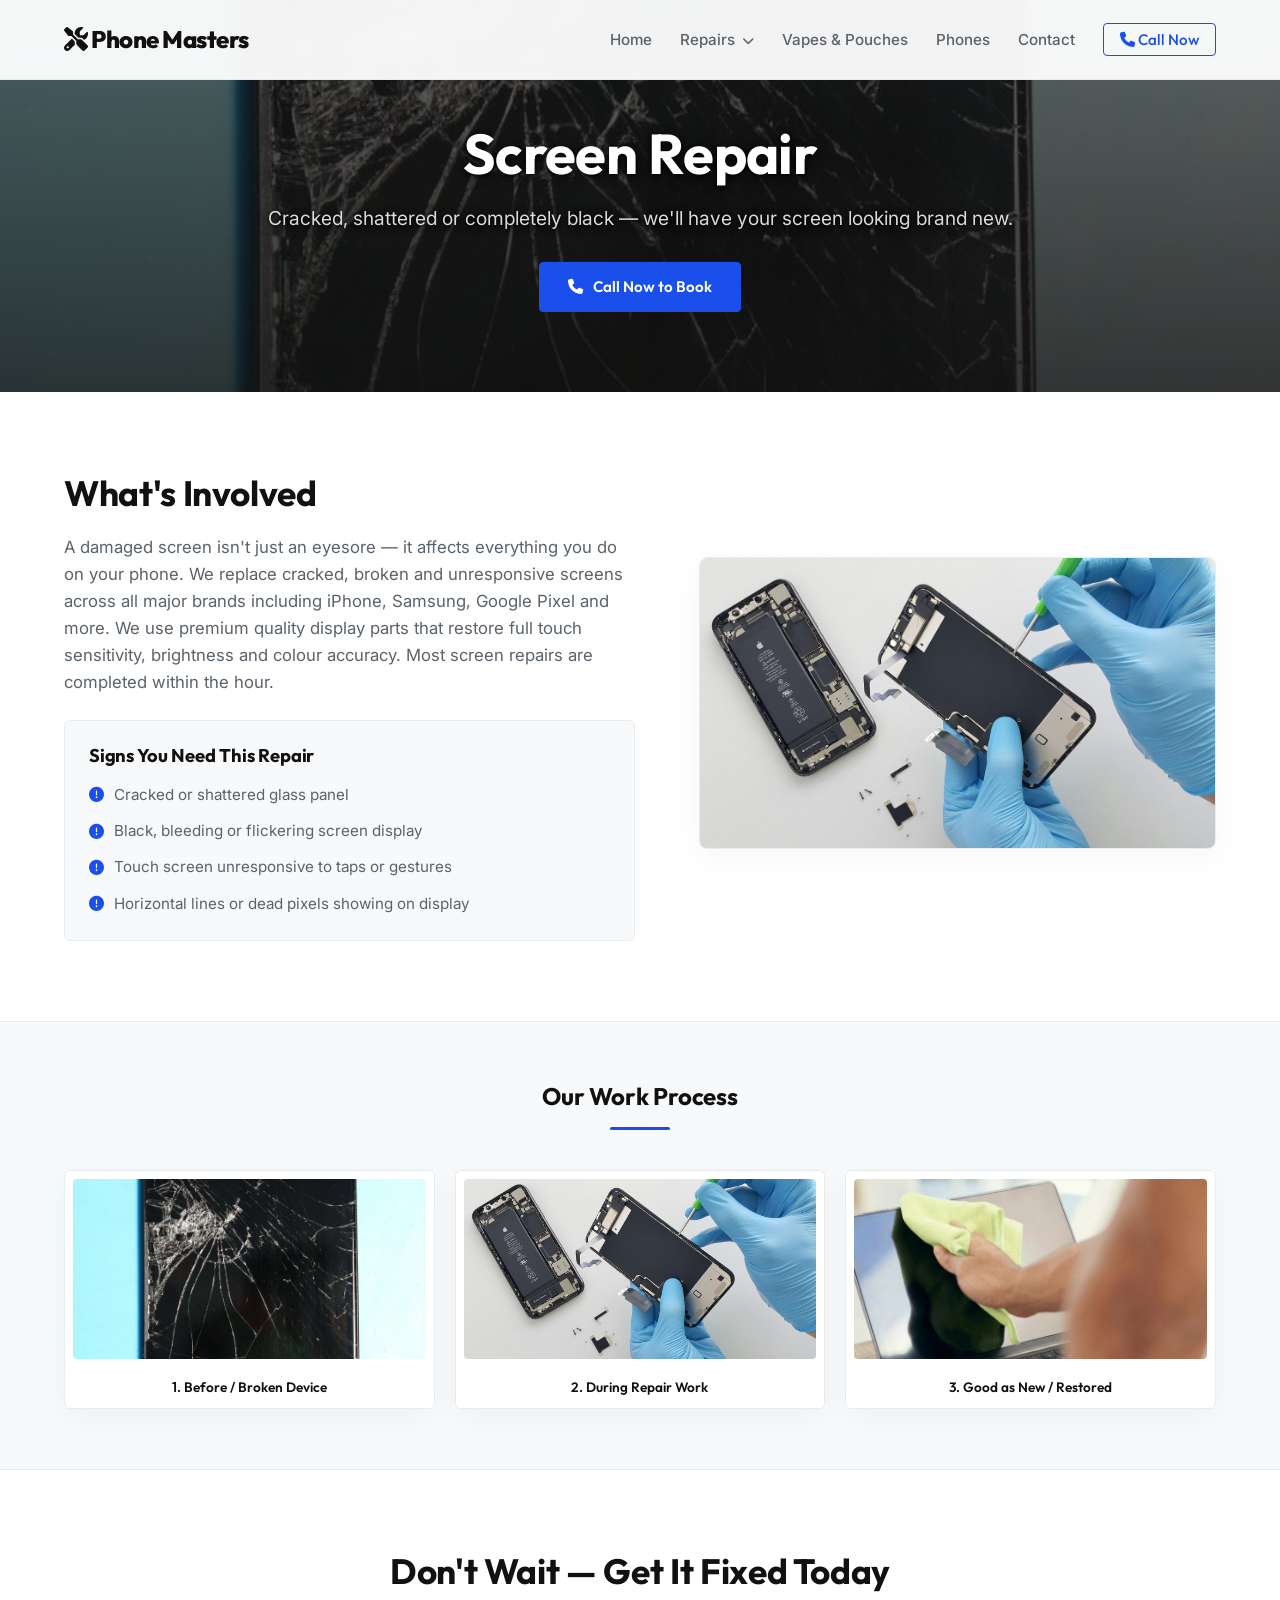
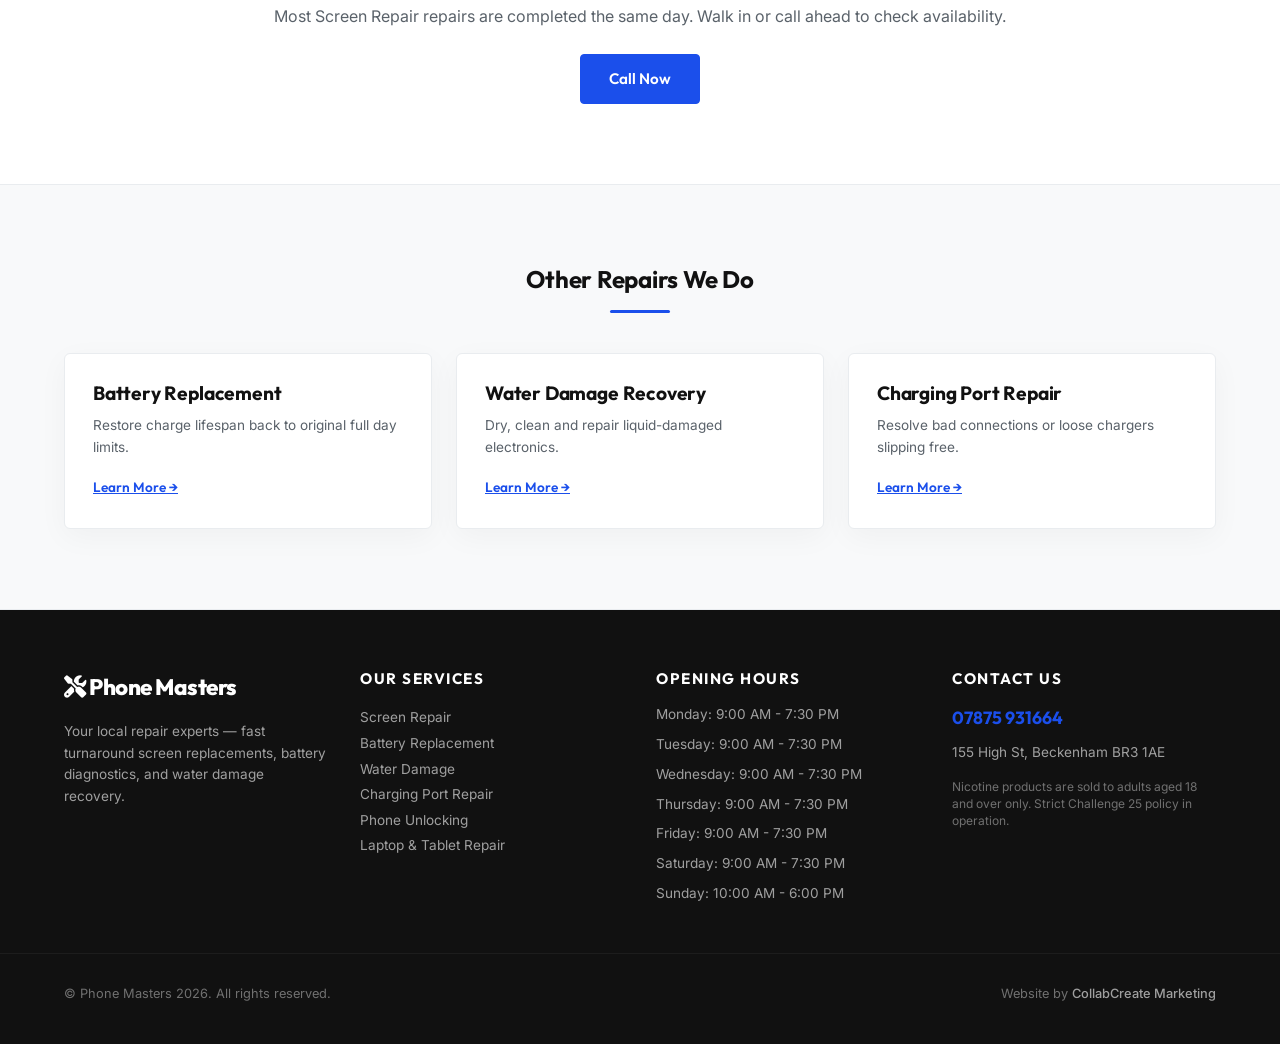
<file: screen-repair.html>
<!DOCTYPE html>
<html lang="en">
<head>
    <meta charset="UTF-8">
    <meta name="viewport" content="width=device-width, initial-scale=1.0">
    <title>Screen Repair Repairs | Phone Masters Beckenham, London</title>
    <link rel="stylesheet" href="styles.css">
    <link href="https://fonts.googleapis.com/css2?family=Inter:wght@300;400;500;600;700&family=Outfit:wght@400;500;600;700;800&display=swap" rel="stylesheet">
    <link rel="stylesheet" href="https://cdnjs.cloudflare.com/ajax/libs/font-awesome/6.4.0/css/all.min.css">
    
    <!-- Open Graph Metadata -->
    <meta property="og:title" content="Screen Repair Repairs | Phone Masters Beckenham, London">
    <meta property="og:description" content="Fast, premium screen repairs, battery replacements, water damage recovery, vapes, pouches, and refurbished phones in Beckenham, London.">
    <meta property="og:image" content="https://mowleed2000.github.io/Phone-Masters/storefront.webp">
    <meta property="og:url" content="https://mowleed2000.github.io/Phone-Masters/screen-repair.html">
    <meta property="og:type" content="website">

    <!-- Microsoft Clarity Tracking Code -->
    <script type="text/javascript">
        (function(c,l,a,r,i,t,y){
            c[a]=c[a]||function(){(c[a].q=c[a].q||[]).push(arguments)};
            t=l.createElement(r);t.async=1;t.src="https://www.clarity.ms/tag/"+i;
            y=l.getElementsByTagName(r)[0];y.parentNode.insertBefore(t,y);
        })(window, document, "clarity", "script", "x1smlah9oa");
    </script>
</head>
<body>

    <nav class="navbar">
        <div class="container nav-container">
            <a href="index.html" class="logo"><i class="fa-solid fa-screwdriver-wrench"></i> Phone Masters</a>
            <ul class="nav-links" id="navLinks">
                <li><a href="index.html">Home</a></li>
                <li class="dropdown">
                    <a href="#" class="dropdown-trigger">Repairs <i class="fa-solid fa-chevron-down" style="font-size:0.75rem; margin-left:3px;"></i></a>
                    <ul class="dropdown-menu">
                        <li><a href="screen-repair.html">Screen Repair</a></li>
                        <li><a href="battery-replacement.html">Battery Replacement</a></li>
                        <li><a href="water-damage.html">Water Damage</a></li>
                        <li><a href="charging-port.html">Charging Port Repair</a></li>
                        <li><a href="phone-unlocking.html">Phone Unlocking</a></li>
                        <li><a href="laptop-tablet.html">Laptop &amp; Tablet Repair</a></li>
                    </ul>
                </li>
                <li><a href="vapes-pouches.html">Vapes &amp; Pouches</a></li>
                <li><a href="phones-in-store.html">Phones</a></li>
                <li><a href="contact.html">Contact</a></li>
                
                <li><a href="tel:07875931664" class="btn-nav-cta"><i class="fa-solid fa-phone"></i> Call Now</a></li>
            </ul>
            <div class="hamburger" id="hamburger"><i class="fa-solid fa-bars"></i></div>
        </div>
    </nav>

            <section class="service-hero" style="background-image: linear-gradient(rgba(17, 17, 17, 0.65), rgba(17, 17, 17, 0.85)), url('Screen broken screen repair page image 1.jpg');">
                <div class="container text-center reveal">
                    <h1>Screen Repair</h1>
                    <p>Cracked, shattered or completely black — we'll have your screen looking brand new.</p>
                    <a href="tel:07875931664" class="btn btn-primary"><i class="fa-solid fa-phone"></i> Call Now to Book</a>
                </div>
            </section>

            <section class="service-details">
                <div class="container details-grid">
                    <div class="details-text reveal">
                        <h2>What's Involved</h2>
                        <p>A damaged screen isn't just an eyesore — it affects everything you do on your phone. We replace cracked, broken and unresponsive screens across all major brands including iPhone, Samsung, Google Pixel and more. We use premium quality display parts that restore full touch sensitivity, brightness and colour accuracy. Most screen repairs are completed within the hour.</p>
                        
                        <div class="symptoms-box">
                            <h3>Signs You Need This Repair</h3>
                            <ul class="symptoms-list">
                                <li><i class='fa-solid fa-circle-exclamation'></i> Cracked or shattered glass panel</li><li><i class='fa-solid fa-circle-exclamation'></i> Black, bleeding or flickering screen display</li><li><i class='fa-solid fa-circle-exclamation'></i> Touch screen unresponsive to taps or gestures</li><li><i class='fa-solid fa-circle-exclamation'></i> Horizontal lines or dead pixels showing on display</li>
                            </ul>
                        </div>
                    </div>
                    <div class="details-image reveal">
                        <img src="Screen being repaired image 2.jpg" alt="Technician working on device" class="in-process-img">
                    </div>
                </div>
            </section>

            <section class="service-gallery">
                <div class="container">
                    <div class="section-header text-center reveal">
                        <h2>Our Work Process</h2>
                        <div class="accent-divider"></div>
                    </div>
                    <div class="gallery-row reveal">
                        <div class="gallery-item-wrapper" onclick="openLightbox('Screen broken screen repair page image 1.jpg', 'Before / Broken Device')">
                            <img src="Screen broken screen repair page image 1.jpg" alt="Before repair">
                            <span>1. Before / Broken Device</span>
                        </div>
                        <div class="gallery-item-wrapper" onclick="openLightbox('Screen being repaired image 2.jpg', 'During Repair Work')">
                            <img src="Screen being repaired image 2.jpg" alt="During repair">
                            <span>2. During Repair Work</span>
                        </div>
                        <div class="gallery-item-wrapper" onclick="openLightbox('Screen fixed image 3.jpg', 'Good as New / Restored')">
                            <img src="Screen fixed image 3.jpg" alt="After repair">
                            <span>3. Good as New / Restored</span>
                        </div>
                    </div>
                </div>
            </section>

            <section class="service-cta text-center reveal">
                <div class="container">
                    <h2>Don't Wait — Get It Fixed Today</h2>
                    <p>Most Screen Repair repairs are completed the same day. Walk in or call ahead to check availability.</p>
                    <a href="tel:07875931664" class="btn btn-primary">Call Now</a>
                </div>
            </section>

            <section class="related-services">
                <div class="container">
                    <div class="section-header text-center reveal">
                        <h2>Other Repairs We Do</h2>
                        <div class="accent-divider"></div>
                    </div>
                    <div class="related-grid reveal">
                        
                <div class="related-card">
                    <h3>Battery Replacement</h3>
                    <p>Restore charge lifespan back to original full day limits.</p>
                    <a href="battery-replacement.html" class="learn-more">Learn More &rarr;</a>
                </div>
        
                <div class="related-card">
                    <h3>Water Damage Recovery</h3>
                    <p>Dry, clean and repair liquid-damaged electronics.</p>
                    <a href="water-damage.html" class="learn-more">Learn More &rarr;</a>
                </div>
        
                <div class="related-card">
                    <h3>Charging Port Repair</h3>
                    <p>Resolve bad connections or loose chargers slipping free.</p>
                    <a href="charging-port.html" class="learn-more">Learn More &rarr;</a>
                </div>
        
                    </div>
                </div>
            </section>
        
    <!-- Lightbox Modal -->
    <div id="lightboxModal" class="lightbox">
        <span class="lightbox-close" onclick="closeLightbox()">&times;</span>
        <img class="lightbox-content" id="lightboxImg">
        <div id="lightboxCaption" class="lightbox-caption"></div>
    </div>

    <footer class="footer">
        <div class="container footer-grid">
            <div class="footer-brand">
                <a href="index.html" class="footer-logo"><i class="fa-solid fa-screwdriver-wrench"></i> Phone Masters</a>
                <p style="margin-top: 15px; font-size: 0.85rem; line-height: 1.6; color: rgba(255, 255, 255, 0.6);">Your local repair experts — fast turnaround screen replacements, battery diagnostics, and water damage recovery.</p>
                
            </div>
            <div class="footer-links">
                <h4>Our Services</h4>
                <p><a href="screen-repair.html">Screen Repair</a></p>
                <p><a href="battery-replacement.html">Battery Replacement</a></p>
                <p><a href="water-damage.html">Water Damage</a></p>
                <p><a href="charging-port.html">Charging Port Repair</a></p>
                <p><a href="phone-unlocking.html">Phone Unlocking</a></p>
                <p><a href="laptop-tablet.html">Laptop &amp; Tablet Repair</a></p>
            </div>
            <div class="footer-hours">
                <h4>Opening Hours</h4>
                <ul>
                    <li>Monday: 9:00 AM - 7:30 PM</li><li>Tuesday: 9:00 AM - 7:30 PM</li><li>Wednesday: 9:00 AM - 7:30 PM</li><li>Thursday: 9:00 AM - 7:30 PM</li><li>Friday: 9:00 AM - 7:30 PM</li><li>Saturday: 9:00 AM - 7:30 PM</li><li>Sunday: 10:00 AM - 6:00 PM</li>
                </ul>
            </div>
            <div class="footer-contact">
                <h4>Contact Us</h4>
                <p class="phone-num"><a href="tel:07875931664">07875 931664</a></p>
                <p style="margin-top: 10px; font-size: 0.85rem; color: rgba(255, 255, 255, 0.6);">155 High St, Beckenham BR3 1AE</p>
                <p style="margin-top: 15px; font-size: 0.75rem; color: rgba(255, 255, 255, 0.4); line-height: 1.4;">
                    Nicotine products are sold to adults aged 18 and over only. Strict Challenge 25 policy in operation.
                </p>
            </div>
        </div>
        <div class="footer-bottom">
            <div class="container" style="display: flex; justify-content: space-between; flex-wrap: wrap; gap: 10px; width: 100%;">
                <p>&copy; Phone Masters 2026. All rights reserved.</p>
                <p class="agency-credit">Website by <a href="https://collabcreate.co.uk" target="_blank">CollabCreate Marketing</a></p>
            </div>
        </div>
    </footer>
    <script src="script.js"></script>
</body>
</html>
</file>
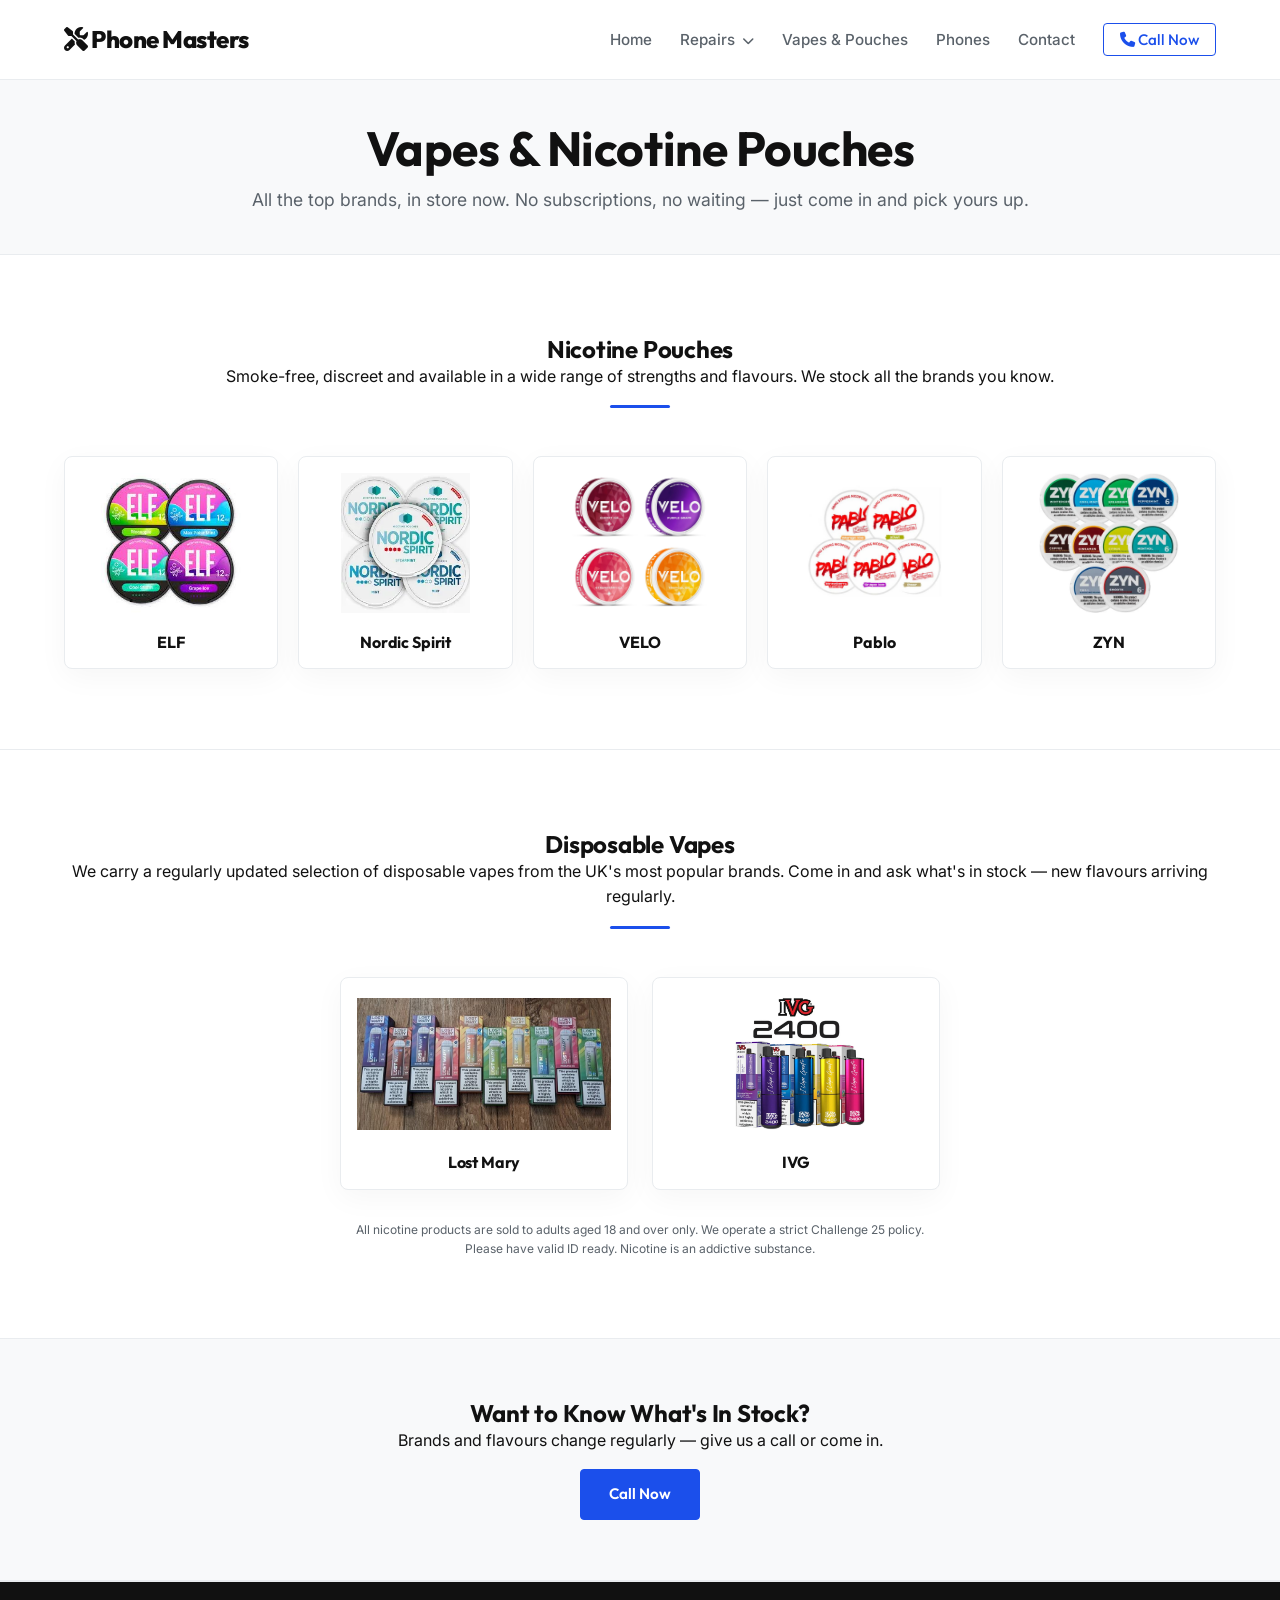
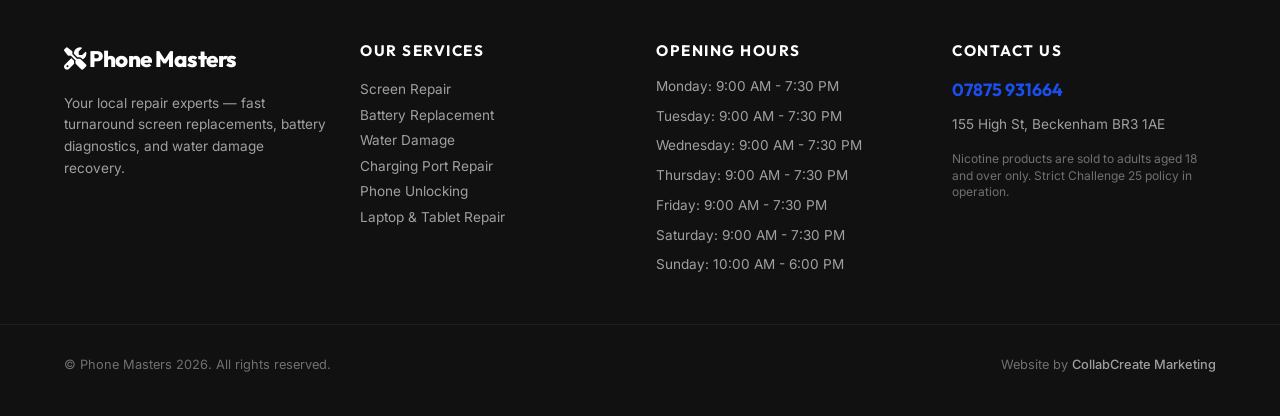
<file: vapes-pouches.html>
<!DOCTYPE html>
<html lang="en">
<head>
    <meta charset="UTF-8">
    <meta name="viewport" content="width=device-width, initial-scale=1.0">
    <title>Vapes & Pouches | Phone Masters Products</title>
    <link rel="stylesheet" href="styles.css">
    <link href="https://fonts.googleapis.com/css2?family=Inter:wght@300;400;500;600;700&family=Outfit:wght@400;500;600;700;800&display=swap" rel="stylesheet">
    <link rel="stylesheet" href="https://cdnjs.cloudflare.com/ajax/libs/font-awesome/6.4.0/css/all.min.css">
    
    <!-- Open Graph Metadata -->
    <meta property="og:title" content="Vapes & Pouches | Phone Masters Products">
    <meta property="og:description" content="Fast, premium screen repairs, battery replacements, water damage recovery, vapes, pouches, and refurbished phones in Beckenham, London.">
    <meta property="og:image" content="https://mowleed2000.github.io/Phone-Masters/storefront.webp">
    <meta property="og:url" content="https://mowleed2000.github.io/Phone-Masters/vapes-pouches.html">
    <meta property="og:type" content="website">

    <!-- Microsoft Clarity Tracking Code -->
    <script type="text/javascript">
        (function(c,l,a,r,i,t,y){
            c[a]=c[a]||function(){(c[a].q=c[a].q||[]).push(arguments)};
            t=l.createElement(r);t.async=1;t.src="https://www.clarity.ms/tag/"+i;
            y=l.getElementsByTagName(r)[0];y.parentNode.insertBefore(t,y);
        })(window, document, "clarity", "script", "x1smlah9oa");
    </script>
</head>
<body>

    <nav class="navbar">
        <div class="container nav-container">
            <a href="index.html" class="logo"><i class="fa-solid fa-screwdriver-wrench"></i> Phone Masters</a>
            <ul class="nav-links" id="navLinks">
                <li><a href="index.html">Home</a></li>
                <li class="dropdown">
                    <a href="#" class="dropdown-trigger">Repairs <i class="fa-solid fa-chevron-down" style="font-size:0.75rem; margin-left:3px;"></i></a>
                    <ul class="dropdown-menu">
                        <li><a href="screen-repair.html">Screen Repair</a></li>
                        <li><a href="battery-replacement.html">Battery Replacement</a></li>
                        <li><a href="water-damage.html">Water Damage</a></li>
                        <li><a href="charging-port.html">Charging Port Repair</a></li>
                        <li><a href="phone-unlocking.html">Phone Unlocking</a></li>
                        <li><a href="laptop-tablet.html">Laptop &amp; Tablet Repair</a></li>
                    </ul>
                </li>
                <li><a href="vapes-pouches.html">Vapes &amp; Pouches</a></li>
                <li><a href="phones-in-store.html">Phones</a></li>
                <li><a href="contact.html">Contact</a></li>
                
                <li><a href="tel:07875931664" class="btn-nav-cta"><i class="fa-solid fa-phone"></i> Call Now</a></li>
            </ul>
            <div class="hamburger" id="hamburger"><i class="fa-solid fa-bars"></i></div>
        </div>
    </nav>

    <!-- Page Hero -->
    <section class="page-hero text-center reveal">
        <div class="container">
            <h1>Vapes &amp; Nicotine Pouches</h1>
            <p>All the top brands, in store now. No subscriptions, no waiting — just come in and pick yours up.</p>
        </div>
    </section>

    <!-- Nicotine Pouches Section -->
    <section class="pouches-section">
        <div class="container">
            <div class="section-header text-center reveal">
                <h2>Nicotine Pouches</h2>
                <p>Smoke-free, discreet and available in a wide range of strengths and flavours. We stock all the brands you know.</p>
                <div class="accent-divider"></div>
            </div>
            
            <div class="pouches-grid reveal">
                <div class="brand-card">
                    <img src="Elf reuse.jpg" alt="ELF Nicotine Pouches">
                    <h3>ELF</h3>
                </div>
                <div class="brand-card">
                    <img src="Nordic Reuse.webp" alt="Nordic Spirit">
                    <h3>Nordic Spirit</h3>
                </div>
                <div class="brand-card">
                    <img src="Velo reuse.jpg" alt="VELO">
                    <h3>VELO</h3>
                </div>
                <div class="brand-card">
                    <img src="Pablo reuse.jpg" alt="Pablo">
                    <h3>Pablo</h3>
                </div>
                <div class="brand-card">
                    <img src="ZYN Pouches Reuse.webp" alt="ZYN">
                    <h3>ZYN</h3>
                </div>
            </div>
        </div>
    </section>

    <!-- Vapes Section -->
    <section class="vapes-section">
        <div class="container">
            <div class="section-header text-center reveal">
                <h2>Disposable Vapes</h2>
                <p>We carry a regularly updated selection of disposable vapes from the UK's most popular brands. Come in and ask what's in stock — new flavours arriving regularly.</p>
                <div class="accent-divider"></div>
            </div>
            
            <div class="vapes-grid-two reveal">
                <div class="brand-card-two">
                    <img src="Lost Mary reuse.jpg" alt="Lost Mary Vapes">
                    <h3>Lost Mary</h3>
                </div>
                <div class="brand-card-two">
                    <img src="IVG Reuse 1.jpg" alt="IVG Vapes">
                    <h3>IVG</h3>
                </div>
            </div>
            
            <p class="disclaimer-text text-center reveal" style="max-width: 600px; margin: 30px auto 0;">All nicotine products are sold to adults aged 18 and over only. We operate a strict Challenge 25 policy. Please have valid ID ready. Nicotine is an addictive substance.</p>
        </div>
    </section>

    <!-- CTA Section -->
    <section class="vapes-cta text-center reveal">
        <div class="container">
            <h2>Want to Know What's In Stock?</h2>
            <p>Brands and flavours change regularly — give us a call or come in.</p>
            <a href="tel:07875931664" class="btn btn-primary" style="margin-top: 16px;">Call Now</a>
        </div>
    </section>

    <!-- Lightbox Modal -->
    <div id="lightboxModal" class="lightbox">
        <span class="lightbox-close" onclick="closeLightbox()">&times;</span>
        <img class="lightbox-content" id="lightboxImg">
        <div id="lightboxCaption" class="lightbox-caption"></div>
    </div>

    <footer class="footer">
        <div class="container footer-grid">
            <div class="footer-brand">
                <a href="index.html" class="footer-logo"><i class="fa-solid fa-screwdriver-wrench"></i> Phone Masters</a>
                <p style="margin-top: 15px; font-size: 0.85rem; line-height: 1.6; color: rgba(255, 255, 255, 0.6);">Your local repair experts — fast turnaround screen replacements, battery diagnostics, and water damage recovery.</p>
                
            </div>
            <div class="footer-links">
                <h4>Our Services</h4>
                <p><a href="screen-repair.html">Screen Repair</a></p>
                <p><a href="battery-replacement.html">Battery Replacement</a></p>
                <p><a href="water-damage.html">Water Damage</a></p>
                <p><a href="charging-port.html">Charging Port Repair</a></p>
                <p><a href="phone-unlocking.html">Phone Unlocking</a></p>
                <p><a href="laptop-tablet.html">Laptop &amp; Tablet Repair</a></p>
            </div>
            <div class="footer-hours">
                <h4>Opening Hours</h4>
                <ul>
                    <li>Monday: 9:00 AM - 7:30 PM</li><li>Tuesday: 9:00 AM - 7:30 PM</li><li>Wednesday: 9:00 AM - 7:30 PM</li><li>Thursday: 9:00 AM - 7:30 PM</li><li>Friday: 9:00 AM - 7:30 PM</li><li>Saturday: 9:00 AM - 7:30 PM</li><li>Sunday: 10:00 AM - 6:00 PM</li>
                </ul>
            </div>
            <div class="footer-contact">
                <h4>Contact Us</h4>
                <p class="phone-num"><a href="tel:07875931664">07875 931664</a></p>
                <p style="margin-top: 10px; font-size: 0.85rem; color: rgba(255, 255, 255, 0.6);">155 High St, Beckenham BR3 1AE</p>
                <p style="margin-top: 15px; font-size: 0.75rem; color: rgba(255, 255, 255, 0.4); line-height: 1.4;">
                    Nicotine products are sold to adults aged 18 and over only. Strict Challenge 25 policy in operation.
                </p>
            </div>
        </div>
        <div class="footer-bottom">
            <div class="container" style="display: flex; justify-content: space-between; flex-wrap: wrap; gap: 10px; width: 100%;">
                <p>&copy; Phone Masters 2026. All rights reserved.</p>
                <p class="agency-credit">Website by <a href="https://collabcreate.co.uk" target="_blank">CollabCreate Marketing</a></p>
            </div>
        </div>
    </footer>
    <script src="script.js"></script>
</body>
</html>
</file>
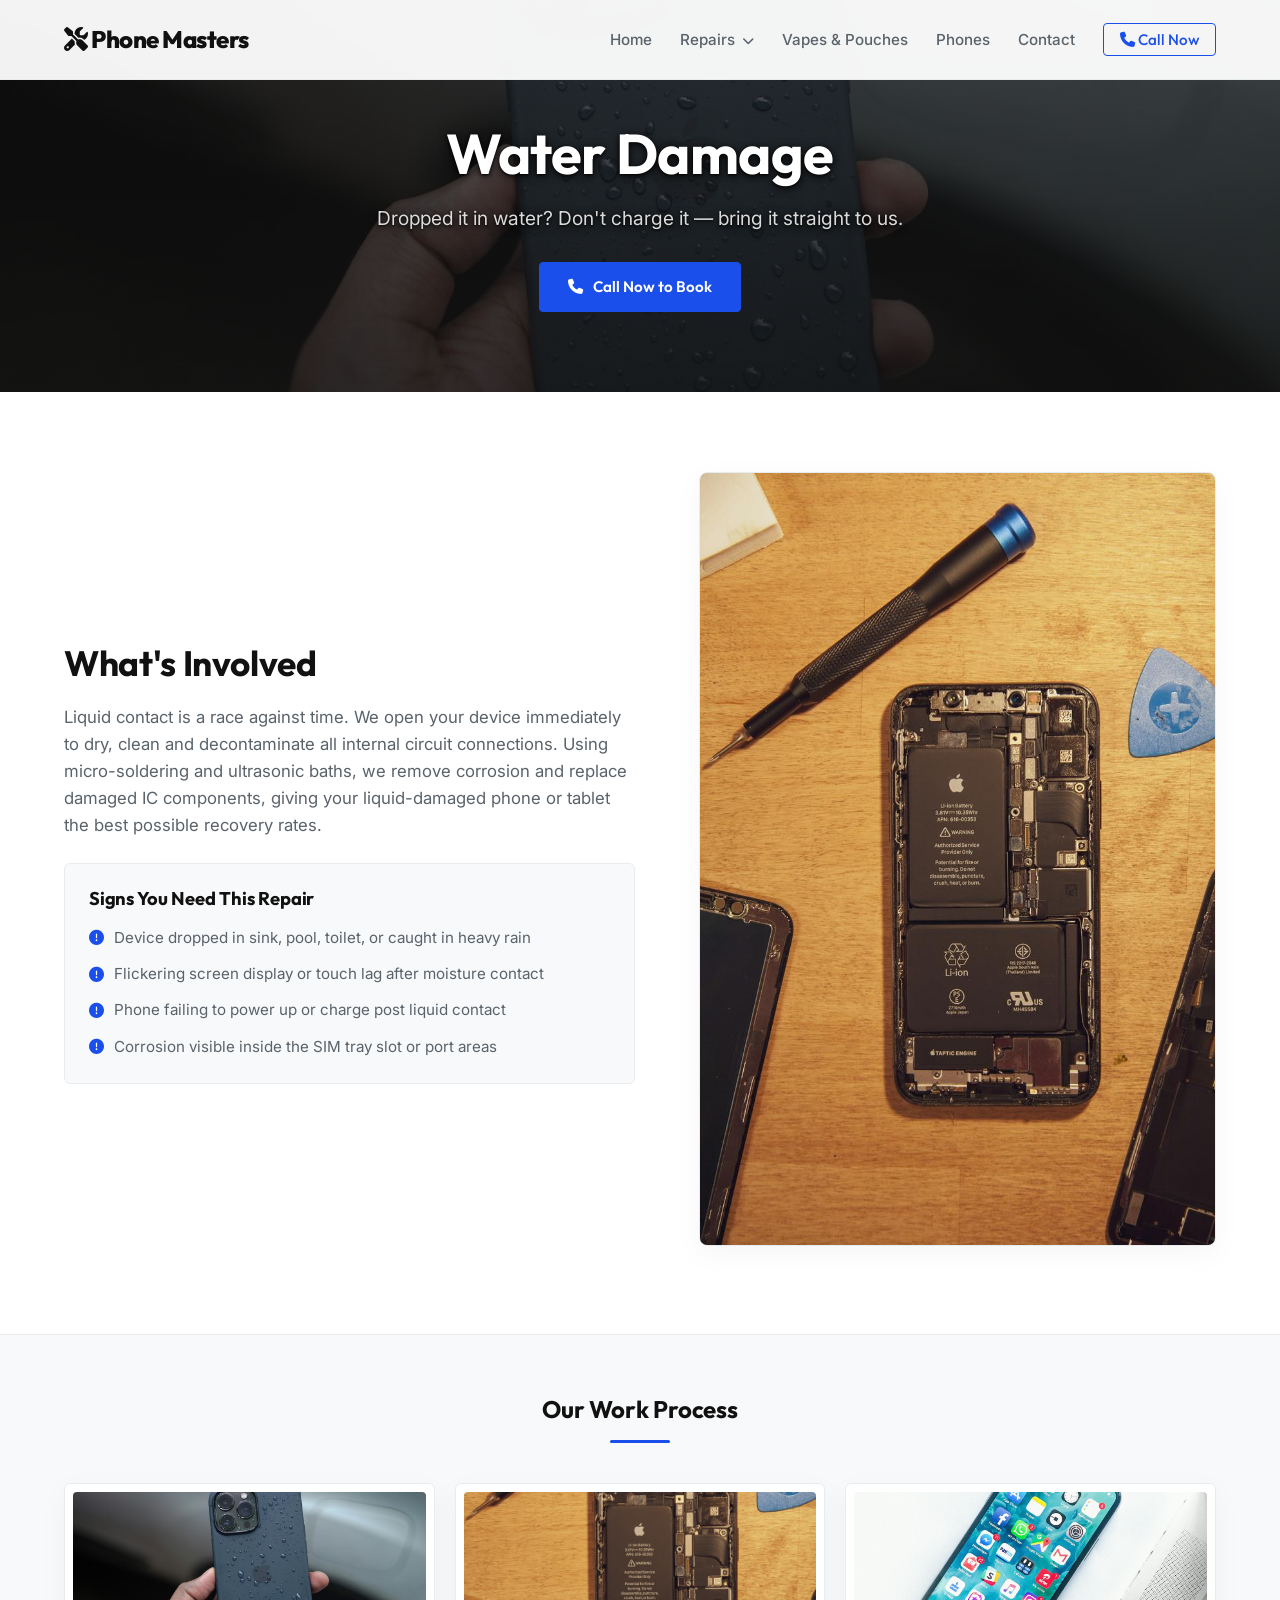
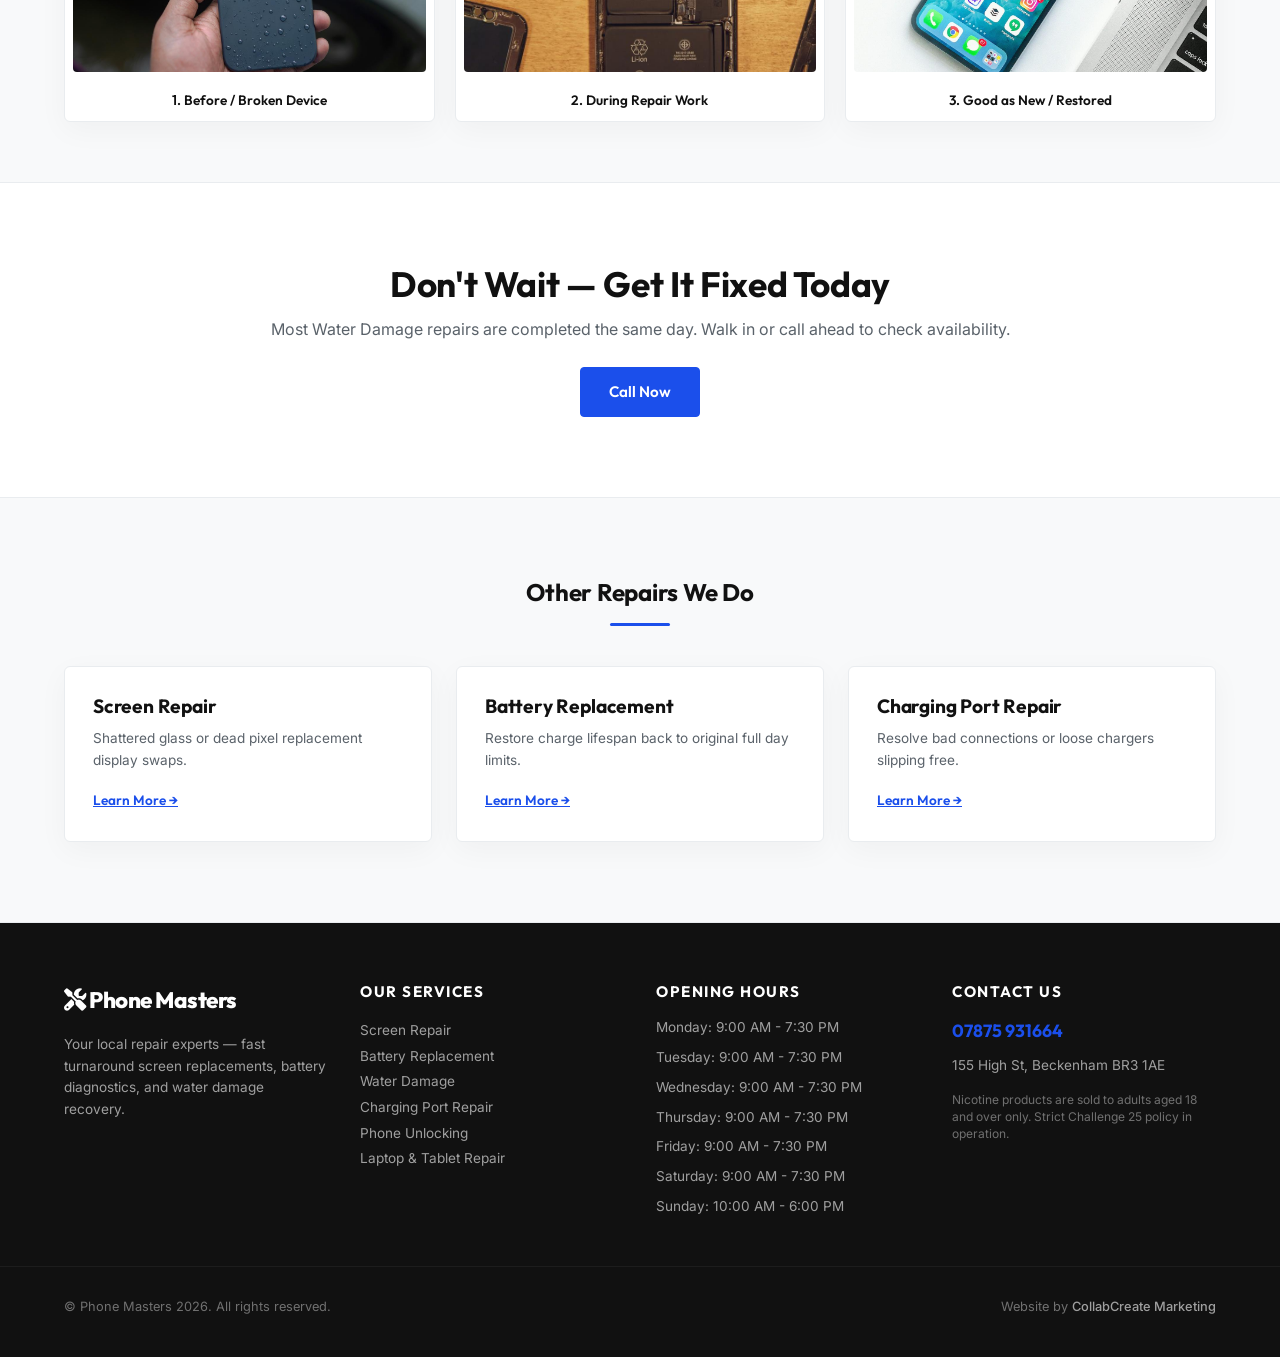
<file: water-damage.html>
<!DOCTYPE html>
<html lang="en">
<head>
    <meta charset="UTF-8">
    <meta name="viewport" content="width=device-width, initial-scale=1.0">
    <title>Water Damage Repairs | Phone Masters Beckenham, London</title>
    <link rel="stylesheet" href="styles.css">
    <link href="https://fonts.googleapis.com/css2?family=Inter:wght@300;400;500;600;700&family=Outfit:wght@400;500;600;700;800&display=swap" rel="stylesheet">
    <link rel="stylesheet" href="https://cdnjs.cloudflare.com/ajax/libs/font-awesome/6.4.0/css/all.min.css">
    
    <!-- Open Graph Metadata -->
    <meta property="og:title" content="Water Damage Repairs | Phone Masters Beckenham, London">
    <meta property="og:description" content="Fast, premium screen repairs, battery replacements, water damage recovery, vapes, pouches, and refurbished phones in Beckenham, London.">
    <meta property="og:image" content="https://mowleed2000.github.io/Phone-Masters/storefront.webp">
    <meta property="og:url" content="https://mowleed2000.github.io/Phone-Masters/water-damage.html">
    <meta property="og:type" content="website">

    <!-- Microsoft Clarity Tracking Code -->
    <script type="text/javascript">
        (function(c,l,a,r,i,t,y){
            c[a]=c[a]||function(){(c[a].q=c[a].q||[]).push(arguments)};
            t=l.createElement(r);t.async=1;t.src="https://www.clarity.ms/tag/"+i;
            y=l.getElementsByTagName(r)[0];y.parentNode.insertBefore(t,y);
        })(window, document, "clarity", "script", "x1smlah9oa");
    </script>
</head>
<body>

    <nav class="navbar">
        <div class="container nav-container">
            <a href="index.html" class="logo"><i class="fa-solid fa-screwdriver-wrench"></i> Phone Masters</a>
            <ul class="nav-links" id="navLinks">
                <li><a href="index.html">Home</a></li>
                <li class="dropdown">
                    <a href="#" class="dropdown-trigger">Repairs <i class="fa-solid fa-chevron-down" style="font-size:0.75rem; margin-left:3px;"></i></a>
                    <ul class="dropdown-menu">
                        <li><a href="screen-repair.html">Screen Repair</a></li>
                        <li><a href="battery-replacement.html">Battery Replacement</a></li>
                        <li><a href="water-damage.html">Water Damage</a></li>
                        <li><a href="charging-port.html">Charging Port Repair</a></li>
                        <li><a href="phone-unlocking.html">Phone Unlocking</a></li>
                        <li><a href="laptop-tablet.html">Laptop &amp; Tablet Repair</a></li>
                    </ul>
                </li>
                <li><a href="vapes-pouches.html">Vapes &amp; Pouches</a></li>
                <li><a href="phones-in-store.html">Phones</a></li>
                <li><a href="contact.html">Contact</a></li>
                
                <li><a href="tel:07875931664" class="btn-nav-cta"><i class="fa-solid fa-phone"></i> Call Now</a></li>
            </ul>
            <div class="hamburger" id="hamburger"><i class="fa-solid fa-bars"></i></div>
        </div>
    </nav>

            <section class="service-hero" style="background-image: linear-gradient(rgba(17, 17, 17, 0.65), rgba(17, 17, 17, 0.85)), url('Water damage phone water damage image 1.jpg');">
                <div class="container text-center reveal">
                    <h1>Water Damage</h1>
                    <p>Dropped it in water? Don't charge it — bring it straight to us.</p>
                    <a href="tel:07875931664" class="btn btn-primary"><i class="fa-solid fa-phone"></i> Call Now to Book</a>
                </div>
            </section>

            <section class="service-details">
                <div class="container details-grid">
                    <div class="details-text reveal">
                        <h2>What's Involved</h2>
                        <p>Liquid contact is a race against time. We open your device immediately to dry, clean and decontaminate all internal circuit connections. Using micro-soldering and ultrasonic baths, we remove corrosion and replace damaged IC components, giving your liquid-damaged phone or tablet the best possible recovery rates.</p>
                        
                        <div class="symptoms-box">
                            <h3>Signs You Need This Repair</h3>
                            <ul class="symptoms-list">
                                <li><i class='fa-solid fa-circle-exclamation'></i> Device dropped in sink, pool, toilet, or caught in heavy rain</li><li><i class='fa-solid fa-circle-exclamation'></i> Flickering screen display or touch lag after moisture contact</li><li><i class='fa-solid fa-circle-exclamation'></i> Phone failing to power up or charge post liquid contact</li><li><i class='fa-solid fa-circle-exclamation'></i> Corrosion visible inside the SIM tray slot or port areas</li>
                            </ul>
                        </div>
                    </div>
                    <div class="details-image reveal">
                        <img src="Water damage being repaired.jpg" alt="Technician working on device" class="in-process-img">
                    </div>
                </div>
            </section>

            <section class="service-gallery">
                <div class="container">
                    <div class="section-header text-center reveal">
                        <h2>Our Work Process</h2>
                        <div class="accent-divider"></div>
                    </div>
                    <div class="gallery-row reveal">
                        <div class="gallery-item-wrapper" onclick="openLightbox('Water damage phone water damage image 1.jpg', 'Before / Broken Device')">
                            <img src="Water damage phone water damage image 1.jpg" alt="Before repair">
                            <span>1. Before / Broken Device</span>
                        </div>
                        <div class="gallery-item-wrapper" onclick="openLightbox('Water damage being repaired.jpg', 'During Repair Work')">
                            <img src="Water damage being repaired.jpg" alt="During repair">
                            <span>2. During Repair Work</span>
                        </div>
                        <div class="gallery-item-wrapper" onclick="openLightbox('Water damage repaired.jpg', 'Good as New / Restored')">
                            <img src="Water damage repaired.jpg" alt="After repair">
                            <span>3. Good as New / Restored</span>
                        </div>
                    </div>
                </div>
            </section>

            <section class="service-cta text-center reveal">
                <div class="container">
                    <h2>Don't Wait — Get It Fixed Today</h2>
                    <p>Most Water Damage repairs are completed the same day. Walk in or call ahead to check availability.</p>
                    <a href="tel:07875931664" class="btn btn-primary">Call Now</a>
                </div>
            </section>

            <section class="related-services">
                <div class="container">
                    <div class="section-header text-center reveal">
                        <h2>Other Repairs We Do</h2>
                        <div class="accent-divider"></div>
                    </div>
                    <div class="related-grid reveal">
                        
                <div class="related-card">
                    <h3>Screen Repair</h3>
                    <p>Shattered glass or dead pixel replacement display swaps.</p>
                    <a href="screen-repair.html" class="learn-more">Learn More &rarr;</a>
                </div>
        
                <div class="related-card">
                    <h3>Battery Replacement</h3>
                    <p>Restore charge lifespan back to original full day limits.</p>
                    <a href="battery-replacement.html" class="learn-more">Learn More &rarr;</a>
                </div>
        
                <div class="related-card">
                    <h3>Charging Port Repair</h3>
                    <p>Resolve bad connections or loose chargers slipping free.</p>
                    <a href="charging-port.html" class="learn-more">Learn More &rarr;</a>
                </div>
        
                    </div>
                </div>
            </section>
        
    <!-- Lightbox Modal -->
    <div id="lightboxModal" class="lightbox">
        <span class="lightbox-close" onclick="closeLightbox()">&times;</span>
        <img class="lightbox-content" id="lightboxImg">
        <div id="lightboxCaption" class="lightbox-caption"></div>
    </div>

    <footer class="footer">
        <div class="container footer-grid">
            <div class="footer-brand">
                <a href="index.html" class="footer-logo"><i class="fa-solid fa-screwdriver-wrench"></i> Phone Masters</a>
                <p style="margin-top: 15px; font-size: 0.85rem; line-height: 1.6; color: rgba(255, 255, 255, 0.6);">Your local repair experts — fast turnaround screen replacements, battery diagnostics, and water damage recovery.</p>
                
            </div>
            <div class="footer-links">
                <h4>Our Services</h4>
                <p><a href="screen-repair.html">Screen Repair</a></p>
                <p><a href="battery-replacement.html">Battery Replacement</a></p>
                <p><a href="water-damage.html">Water Damage</a></p>
                <p><a href="charging-port.html">Charging Port Repair</a></p>
                <p><a href="phone-unlocking.html">Phone Unlocking</a></p>
                <p><a href="laptop-tablet.html">Laptop &amp; Tablet Repair</a></p>
            </div>
            <div class="footer-hours">
                <h4>Opening Hours</h4>
                <ul>
                    <li>Monday: 9:00 AM - 7:30 PM</li><li>Tuesday: 9:00 AM - 7:30 PM</li><li>Wednesday: 9:00 AM - 7:30 PM</li><li>Thursday: 9:00 AM - 7:30 PM</li><li>Friday: 9:00 AM - 7:30 PM</li><li>Saturday: 9:00 AM - 7:30 PM</li><li>Sunday: 10:00 AM - 6:00 PM</li>
                </ul>
            </div>
            <div class="footer-contact">
                <h4>Contact Us</h4>
                <p class="phone-num"><a href="tel:07875931664">07875 931664</a></p>
                <p style="margin-top: 10px; font-size: 0.85rem; color: rgba(255, 255, 255, 0.6);">155 High St, Beckenham BR3 1AE</p>
                <p style="margin-top: 15px; font-size: 0.75rem; color: rgba(255, 255, 255, 0.4); line-height: 1.4;">
                    Nicotine products are sold to adults aged 18 and over only. Strict Challenge 25 policy in operation.
                </p>
            </div>
        </div>
        <div class="footer-bottom">
            <div class="container" style="display: flex; justify-content: space-between; flex-wrap: wrap; gap: 10px; width: 100%;">
                <p>&copy; Phone Masters 2026. All rights reserved.</p>
                <p class="agency-credit">Website by <a href="https://collabcreate.co.uk" target="_blank">CollabCreate Marketing</a></p>
            </div>
        </div>
    </footer>
    <script src="script.js"></script>
</body>
</html>
</file>
<file: styles.css>
/* CCM Tech Repair Site Stylesheet */
:root {
    --bg-main: #ffffff;
    --bg-card: #ffffff;
    --bg-alternate: #f8f9fa;
    --text-main: #111111;
    --text-muted: #5a626a;
    --border-color: #e9ecef;
    --primary: #1b4feb;
    --primary-hover: #0d34b3;
    --primary-glow: rgba(27, 79, 235, 0.15);
    --shadow: 0 8px 30px rgba(0, 0, 0, 0.04);
    --font-sans: 'Inter', sans-serif;
    --font-heading: 'Outfit', sans-serif;
    --nav-height: 80px;
}

/* Global Reset */
* {
    margin: 0;
    padding: 0;
    box-sizing: border-box;
}

html, body {
    width: 100%;
    overflow-x: hidden;
    background-color: var(--bg-main);
    color: var(--text-main);
    font-family: var(--font-sans);
    line-height: 1.6;
    scroll-behavior: smooth;
}

/* Layout Utilities */
.container {
    max-width: 1200px;
    margin: 0 auto;
    padding: 0 24px;
    width: 100%;
}

.text-center {
    text-align: center;
}

.primary-text {
    color: var(--primary);
}

.accent-divider {
    width: 60px;
    height: 3px;
    background-color: var(--primary);
    margin: 16px auto 0;
    border-radius: 2px;
}

.section-subtitle {
    display: inline-block;
    font-family: var(--font-heading);
    font-size: 0.8rem;
    font-weight: 700;
    text-transform: uppercase;
    letter-spacing: 3px;
    color: var(--primary);
    margin-bottom: 12px;
}

/* Typography */
h1, h2, h3, h4 {
    font-family: var(--font-heading);
    font-weight: 700;
    letter-spacing: -0.01em;
    line-height: 1.2;
}

/* Scroll Animations */
.reveal {
    opacity: 0;
    transform: translateY(30px);
    transition: all 0.8s cubic-bezier(0.16, 1, 0.3, 1);
}

.reveal.active {
    opacity: 1;
    transform: translateY(0);
}

/* Buttons */
.btn {
    display: inline-flex;
    align-items: center;
    justify-content: center;
    gap: 10px;
    padding: 12px 28px;
    font-family: var(--font-heading);
    font-size: 0.95rem;
    font-weight: 600;
    text-decoration: none;
    border-radius: 4px;
    transition: all 0.3s ease;
    cursor: pointer;
    border: none;
}

.btn-primary {
    background-color: var(--primary);
    color: #ffffff;
    border: 1px solid var(--primary);
}

.btn-primary:hover {
    background-color: var(--primary-hover);
    border-color: var(--primary-hover);
    transform: translateY(-2px);
    box-shadow: 0 8px 20px var(--primary-glow);
}

.btn-outline {
    background-color: transparent;
    color: var(--text-main);
    border: 1px solid var(--border-color);
}

.btn-outline:hover {
    background-color: var(--bg-alternate);
    border-color: var(--primary);
    color: var(--primary);
    transform: translateY(-2px);
}

/* Navigation Bar */
.navbar {
    position: fixed;
    top: 0;
    left: 0;
    width: 100%;
    height: var(--nav-height);
    background-color: rgba(255, 255, 255, 0.95);
    backdrop-filter: blur(8px);
    -webkit-backdrop-filter: blur(8px);
    border-bottom: 1px solid var(--border-color);
    z-index: 1000;
    display: flex;
    align-items: center;
}

.nav-container {
    display: flex;
    justify-content: space-between;
    align-items: center;
}

.logo {
    font-family: var(--font-heading);
    font-size: 1.5rem;
    font-weight: 800;
    color: var(--text-main);
    text-decoration: none;
    letter-spacing: -0.5px;
}

.nav-links {
    display: flex;
    align-items: center;
    list-style: none;
    gap: 28px;
}

.nav-links a {
    color: var(--text-muted);
    text-decoration: none;
    font-size: 0.95rem;
    font-weight: 500;
    transition: color 0.3s ease;
}

.nav-links a:hover {
    color: var(--text-main);
}

.btn-nav-cta {
    background-color: transparent;
    color: var(--primary) !important;
    border: 1px solid var(--primary);
    padding: 6px 16px;
    border-radius: 4px;
    font-family: var(--font-heading);
    font-size: 0.85rem;
    font-weight: 600;
    transition: all 0.3s ease;
}

.btn-nav-cta:hover {
    background-color: var(--primary);
    color: #ffffff !important;
}

.hamburger {
    display: none;
    color: var(--text-main);
    font-size: 1.4rem;
    cursor: pointer;
}

/* Dropdown Menu */
.dropdown {
    position: relative;
}

.dropdown-menu {
    display: none;
    position: absolute;
    top: 100%;
    left: 0;
    background-color: var(--bg-card);
    border: 1px solid var(--border-color);
    box-shadow: var(--shadow);
    list-style: none;
    min-width: 220px;
    border-radius: 4px;
    padding: 10px 0;
    z-index: 100;
}

.dropdown-menu li a {
    display: block;
    padding: 10px 20px;
    color: var(--text-main);
    font-size: 0.9rem;
    text-transform: none;
    letter-spacing: normal;
}

.dropdown-menu li a:hover {
    background-color: var(--bg-alternate);
    color: var(--primary);
}

.dropdown:hover .dropdown-menu {
    display: block;
}

/* Hero Section */
.hero {
    padding: calc(var(--nav-height) + 60px) 0 80px;
    background-size: cover;
    background-position: center;
    position: relative;
}

.hero-grid {
    display: grid;
    grid-template-columns: 1.1fr 0.9fr;
    gap: 48px;
    align-items: center;
}

.hero-content .eyebrow {
    font-family: var(--font-heading);
    color: var(--primary);
    font-size: 0.8rem;
    font-weight: 700;
    text-transform: uppercase;
    letter-spacing: 3px;
    margin-bottom: 20px;
    display: block;
}

.hero h1 {
    font-size: 3.8rem;
    margin-bottom: 20px;
    color: var(--text-main);
}

.hero-tagline {
    font-size: 1.15rem;
    color: var(--text-muted);
    margin-bottom: 32px;
}

.hero-btns {
    display: flex;
    gap: 16px;
    margin-bottom: 32px;
}

.walk-ins-tag {
    display: flex;
    flex-wrap: wrap;
    gap: 12px;
}

.badge {
    display: inline-flex;
    align-items: center;
    gap: 6px;
    background-color: var(--bg-alternate);
    border: 1px solid var(--border-color);
    color: var(--text-muted);
    padding: 6px 12px;
    border-radius: 4px;
    font-size: 0.8rem;
    font-weight: 600;
}

.badge i {
    color: var(--primary);
}

.hero-image-wrapper {
    position: relative;
    width: 100%;
}

.hero-image-frame {
    position: relative;
    border: 1px solid var(--border-color);
    padding: 10px;
    border-radius: 8px;
    background-color: var(--bg-card);
    box-shadow: var(--shadow);
    cursor: pointer;
    overflow: hidden;
}

.hero-image {
    width: 100%;
    border-radius: 4px;
    display: block;
    object-fit: cover;
    aspect-ratio: 4/5;
    transition: transform 0.5s ease;
}

.hero-image-frame:hover .hero-image {
    transform: scale(1.02);
}

.frame-overlay {
    position: absolute;
    top: 10px;
    left: 10px;
    right: 10px;
    bottom: 10px;
    background-color: rgba(17, 17, 17, 0.85);
    display: flex;
    flex-direction: column;
    align-items: center;
    justify-content: center;
    gap: 10px;
    color: #ffffff;
    opacity: 0;
    transition: opacity 0.3s ease;
    border-radius: 4px;
}

.hero-image-frame:hover .frame-overlay {
    opacity: 1;
}

.frame-overlay i {
    font-size: 1.8rem;
    color: var(--primary);
}

.frame-overlay span {
    font-family: var(--font-heading);
    font-size: 0.8rem;
    font-weight: 600;
    text-transform: uppercase;
    letter-spacing: 1.5px;
}

/* Services Grid on Home */
.services {
    padding: 80px 0;
    background-color: var(--bg-alternate);
    border-top: 1px solid var(--border-color);
    border-bottom: 1px solid var(--border-color);
}

.services .section-header {
    margin-bottom: 48px;
}

.services .subheading {
    color: var(--text-muted);
    font-size: 1.05rem;
    margin-top: 8px;
}

.services-grid {
    display: grid;
    grid-template-columns: repeat(3, 1fr);
    gap: 24px;
}

.service-card-link {
    text-decoration: none;
}

.service-card {
    height: 280px;
    border-radius: 8px;
    background-size: cover;
    background-position: center;
    position: relative;
    overflow: hidden;
    display: flex;
    align-items: flex-end;
    transition: transform 0.3s ease, box-shadow 0.3s ease;
}

.service-card:hover {
    transform: translateY(-4px);
    box-shadow: 0 12px 30px rgba(0, 0, 0, 0.15);
}

.card-content {
    padding: 24px;
    color: #ffffff;
    width: 100%;
    z-index: 2;
}

.service-card h3 {
    font-size: 1.4rem;
    margin-bottom: 6px;
    color: #ffffff;
}

.service-card p {
    font-size: 0.85rem;
    color: rgba(255, 255, 255, 0.8);
    margin-bottom: 12px;
}

.learn-more {
    font-family: var(--font-heading);
    font-size: 0.85rem;
    font-weight: 600;
    color: var(--primary);
}

/* Why Us Section */
.why-us {
    padding: 80px 0;
}

.why-us-grid {
    display: grid;
    grid-template-columns: repeat(3, 1fr);
    gap: 32px;
    margin-top: 48px;
}

.why-card {
    background-color: var(--bg-card);
    border: 1px solid var(--border-color);
    border-radius: 8px;
    padding: 32px;
    box-shadow: var(--shadow);
}

.why-icon {
    font-size: 2.2rem;
    color: var(--primary);
    margin-bottom: 20px;
}

.why-card h3 {
    font-size: 1.25rem;
    margin-bottom: 12px;
}

.why-card p {
    color: var(--text-muted);
    font-size: 0.9rem;
}

/* Vapes Teaser */
.vapes-teaser {
    padding: 80px 0;
    background-color: var(--bg-alternate);
    border-top: 1px solid var(--border-color);
    border-bottom: 1px solid var(--border-color);
}

.vapes-teaser-grid {
    display: grid;
    grid-template-columns: 1.1fr 0.9fr;
    gap: 48px;
    align-items: center;
}

.vapes-teaser-content h2 {
    font-size: 2.5rem;
    margin-bottom: 16px;
}

.vapes-teaser-content p {
    color: var(--text-muted);
    margin-bottom: 24px;
    font-size: 1.05rem;
}

.disclaimer-text {
    font-size: 0.75rem;
    color: var(--text-muted);
    margin-top: 16px;
}

.vape-brand-anchors {
    display: flex;
    justify-content: center;
    gap: 20px;
}

.teaser-brand-img {
    width: 45%;
    max-width: 180px;
    border-radius: 8px;
    border: 1px solid var(--border-color);
    box-shadow: var(--shadow);
}

/* Phones Teaser */
.phones-teaser {
    padding: 80px 0;
}

.phones-teaser-grid {
    display: grid;
    grid-template-columns: 1fr 1fr;
    gap: 48px;
    align-items: center;
}

.phones-teaser-content h2 {
    font-size: 2.5rem;
    margin-bottom: 16px;
}

.phones-teaser-content p {
    color: var(--text-muted);
    margin-bottom: 24px;
    font-size: 1.05rem;
}

.phone-anchors-grid {
    display: grid;
    grid-template-columns: repeat(3, 1fr);
    gap: 16px;
}

.phone-item-card {
    text-align: center;
    background-color: var(--bg-alternate);
    border: 1px solid var(--border-color);
    padding: 16px;
    border-radius: 8px;
}

.phone-item-card img {
    width: 100%;
    height: auto;
    max-height: 120px;
    object-fit: contain;
    margin-bottom: 10px;
}

.phone-item-card span {
    font-family: var(--font-heading);
    font-size: 0.8rem;
    font-weight: 600;
}

/* Reviews on Home */
.reviews {
    padding: 80px 0;
    background-color: var(--bg-alternate);
    border-top: 1px solid var(--border-color);
    border-bottom: 1px solid var(--border-color);
}

.reviews-grid {
    display: grid;
    grid-template-columns: repeat(3, 1fr);
    gap: 24px;
    margin-top: 40px;
}

.review-card {
    background-color: var(--bg-card);
    border: 1px solid var(--border-color);
    padding: 32px;
    border-radius: 6px;
    box-shadow: var(--shadow);
    display: flex;
    flex-direction: column;
    justify-content: space-between;
}

.review-card .review-text {
    font-style: italic;
    font-size: 0.95rem;
    color: var(--text-muted);
    margin-bottom: 20px;
}

.review-author {
    font-family: var(--font-heading);
    font-weight: 600;
    font-size: 0.85rem;
    display: flex;
    justify-content: space-between;
    align-items: center;
}

.stars {
    color: #ffb400;
    font-size: 0.8rem;
}

/* Final CTA */
.final-cta {
    padding: 100px 0;
    background-size: cover;
    background-position: center;
    color: #ffffff;
}

.final-cta h2 {
    font-size: 3rem;
    margin-bottom: 16px;
    color: #ffffff;
}

.final-cta p {
    font-size: 1.15rem;
    color: rgba(255, 255, 255, 0.85);
    margin-bottom: 30px;
}

.btn-large {
    padding: 14px 40px;
    font-size: 1.1rem;
}

/* Service Page Styling */
.service-hero {
    padding: 120px 0 80px;
    background-size: cover;
    background-position: center;
    color: #ffffff;
}

.phone-unlock-hero {
    background-size: contain !important;
    background-repeat: no-repeat !important;
    background-position: right 10% center !important;
    background-color: #0a0a0a !important;
}

.service-hero h1 {
    font-size: 3.5rem;
    color: #ffffff;
    margin-bottom: 16px;
    text-shadow: 0 2px 10px rgba(0, 0, 0, 0.85), 0 1px 3px rgba(0, 0, 0, 0.9);
}

.service-hero p {
    font-size: 1.2rem;
    color: rgba(255, 255, 255, 0.85);
    margin-bottom: 28px;
    text-shadow: 0 2px 10px rgba(0, 0, 0, 0.85), 0 1px 3px rgba(0, 0, 0, 0.9);
}

.details-grid {
    display: grid;
    grid-template-columns: 1.05fr 0.95fr;
    gap: 64px;
    align-items: center;
}

.service-details {
    padding: 80px 0;
}

.details-text h2 {
    font-size: 2.2rem;
    margin-bottom: 20px;
}

.details-text p {
    color: var(--text-muted);
    font-size: 1.05rem;
    margin-bottom: 24px;
}

.symptoms-box {
    background-color: var(--bg-alternate);
    border: 1px solid var(--border-color);
    padding: 24px;
    border-radius: 6px;
}

.symptoms-box h3 {
    font-size: 1.15rem;
    margin-bottom: 16px;
}

.symptoms-list {
    list-style: none;
    display: flex;
    flex-direction: column;
    gap: 12px;
}

.symptoms-list li {
    font-size: 0.95rem;
    color: var(--text-muted);
    display: flex;
    align-items: center;
    gap: 10px;
}

.symptoms-list li i {
    color: var(--primary);
}

.in-process-img {
    width: 100%;
    border-radius: 8px;
    border: 1px solid var(--border-color);
    box-shadow: var(--shadow);
}

.service-gallery {
    padding: 60px 0;
    background-color: var(--bg-alternate);
    border-top: 1px solid var(--border-color);
    border-bottom: 1px solid var(--border-color);
}

.gallery-row {
    display: grid;
    grid-template-columns: repeat(auto-fit, minmax(250px, 1fr));
    gap: 20px;
    margin-top: 40px;
}

.gallery-item-wrapper {
    background-color: var(--bg-card);
    border: 1px solid var(--border-color);
    border-radius: 6px;
    padding: 8px;
    cursor: pointer;
    text-align: center;
    box-shadow: var(--shadow);
}

.gallery-item-wrapper img {
    width: 100%;
    height: 180px;
    object-fit: cover;
    border-radius: 4px;
    margin-bottom: 8px;
}

.gallery-item-wrapper span {
    font-family: var(--font-heading);
    font-size: 0.85rem;
    font-weight: 600;
}

/* Battery gallery containment (Checklist Issue 6) */
.battery-gallery .gallery-item-wrapper img {
    object-fit: contain !important;
    background-color: var(--bg-alternate);
}

.service-cta {
    padding: 80px 0;
}

.service-cta h2 {
    font-size: 2.2rem;
    margin-bottom: 12px;
}

.service-cta p {
    color: var(--text-muted);
    margin-bottom: 24px;
}

.related-services {
    padding: 80px 0;
    background-color: var(--bg-alternate);
    border-top: 1px solid var(--border-color);
}

.related-grid {
    display: grid;
    grid-template-columns: repeat(3, 1fr);
    gap: 24px;
    margin-top: 40px;
}

.related-card {
    background-color: var(--bg-card);
    border: 1px solid var(--border-color);
    padding: 28px;
    border-radius: 6px;
    box-shadow: var(--shadow);
}

.related-card h3 {
    font-size: 1.2rem;
    margin-bottom: 10px;
}

.related-card p {
    font-size: 0.85rem;
    color: var(--text-muted);
    margin-bottom: 16px;
}

/* Page Hero Template */
.page-hero {
    padding: calc(var(--nav-height) + 40px) 0 40px;
    border-bottom: 1px solid var(--border-color);
    background-color: var(--bg-alternate);
}

.page-hero h1 {
    font-size: 3rem;
    margin-bottom: 8px;
}

.page-hero p {
    font-size: 1.1rem;
    color: var(--text-muted);
}

/* Vapes Page Specific */
.pouches-section, .vapes-section {
    padding: 80px 0;
}

.pouches-section {
    border-bottom: 1px solid var(--border-color);
}

.pouches-grid {
    display: flex;
    flex-wrap: wrap;
    justify-content: center;
    gap: 20px;
    margin-top: 48px;
}

.brand-card {
    flex: 1 1 calc(20% - 16px);
    min-width: 180px;
    max-width: 220px;
}

.vapes-grid-two {
    display: grid;
    grid-template-columns: repeat(2, 1fr);
    gap: 24px;
    max-width: 600px;
    margin: 48px auto 0;
}

.brand-card, .brand-card-two {
    background-color: var(--bg-card);
    border: 1px solid var(--border-color);
    padding: 16px;
    border-radius: 8px;
    text-align: center;
    box-shadow: var(--shadow);
}

.brand-card img, .brand-card-two img {
    width: 100%;
    height: 140px;
    object-fit: contain;
    margin-bottom: 12px;
}

.brand-card h3, .brand-card-two h3 {
    font-size: 1rem;
    font-family: var(--font-heading);
    font-weight: 700;
}

.vapes-cta, .phones-cta, .contact-cta {
    padding: 60px 0;
    background-color: var(--bg-alternate);
    border-top: 1px solid var(--border-color);
    border-bottom: 1px solid var(--border-color);
}

/* Refurbished Phones Page */
.phones-section {
    padding: 80px 0;
}

.intro-paragraph {
    max-width: 700px;
    margin: 0 auto 48px;
    font-size: 1.05rem;
    color: var(--text-muted);
}

.phones-grid {
    display: grid;
    grid-template-columns: repeat(3, 1fr);
    gap: 24px;
}

.phone-product-card {
    background-color: var(--bg-card);
    border: 1px solid var(--border-color);
    padding: 24px;
    border-radius: 8px;
    text-align: center;
    box-shadow: var(--shadow);
}

.phone-product-card img {
    width: 100%;
    height: 180px;
    object-fit: contain;
    margin-bottom: 16px;
}

.phone-product-card h3 {
    font-size: 1.15rem;
    margin-bottom: 8px;
}

.avail-badge {
    display: inline-block;
    font-family: var(--font-heading);
    font-size: 0.75rem;
    font-weight: 700;
    color: var(--primary);
    background-color: var(--primary-glow);
    padding: 4px 12px;
    border-radius: 20px;
}

/* Contact Page Specific */
.contact-details-section {
    padding: 80px 0;
}

.contact-grid-page {
    display: grid;
    grid-template-columns: 1fr 1fr;
    gap: 64px;
    align-items: center;
}

.contact-left-info h2 {
    font-size: 2.5rem;
    margin-bottom: 12px;
}

.phone-large {
    font-family: var(--font-heading);
    font-size: 1.6rem;
    font-weight: 700;
    margin-bottom: 30px;
}

.phone-large a {
    color: var(--primary);
    text-decoration: none;
}

.hours-box h3 {
    font-size: 1.15rem;
    margin-bottom: 16px;
}

.contact-hours-table {
    width: 100%;
    border-collapse: collapse;
}

.contact-hours-table tr {
    border-bottom: 1px solid var(--border-color);
}

.contact-hours-table tr:last-child {
    border-bottom: none;
}

.contact-hours-table td {
    padding: 10px 0;
    font-size: 0.95rem;
    color: var(--text-muted);
}

.contact-hours-table td:last-child {
    text-align: right;
    font-weight: 600;
    color: var(--text-main);
}

.exterior-img-container {
    width: 100%;
}

.exterior-img-style {
    width: 100%;
    max-height: 400px;
    object-fit: contain;
    border-radius: 8px;
    border: 1px solid var(--border-color);
    box-shadow: var(--shadow);
    margin: 0 auto;
    display: block;
}

.map-section {
    padding: 60px 0;
    background-color: var(--bg-alternate);
    border-top: 1px solid var(--border-color);
    border-bottom: 1px solid var(--border-color);
}

.contact-map-wrapper iframe {
    display: block;
    box-shadow: var(--shadow);
    border: 1px solid var(--border-color) !important;
    margin-top: 40px;
}

/* Footer Styling */
.footer {
    padding: 60px 0 40px;
    background-color: #111111;
    color: #ffffff;
    border-top: 1px solid var(--border-color);
}

.footer-grid {
    display: grid;
    grid-template-columns: repeat(4, 1fr);
    gap: 32px;
}

.footer-brand p {
    font-size: 0.85rem;
    color: rgba(255, 255, 255, 0.6);
    margin-top: 12px;
}

.footer-logo {
    font-family: var(--font-heading);
    font-size: 1.4rem;
    font-weight: 800;
    color: #ffffff;
    text-decoration: none;
    letter-spacing: -0.5px;
}

.footer-logo .primary-text {
    color: var(--primary);
}

.footer-links h4, .footer-hours h4, .footer-contact h4 {
    font-size: 0.95rem;
    font-family: var(--font-heading);
    text-transform: uppercase;
    letter-spacing: 1.5px;
    color: #ffffff;
    margin-bottom: 16px;
}

.footer-links p a {
    color: rgba(255, 255, 255, 0.6);
    text-decoration: none;
    font-size: 0.85rem;
    transition: color 0.3s ease;
}

.footer-links p a:hover {
    color: var(--primary);
}

.footer-hours ul {
    list-style: none;
    display: flex;
    flex-direction: column;
    gap: 8px;
    font-size: 0.85rem;
    color: rgba(255, 255, 255, 0.6);
}

.footer-contact p {
    font-size: 0.85rem;
    color: rgba(255, 255, 255, 0.6);
    margin-bottom: 6px;
}

.footer-contact p.phone-num a {
    font-family: var(--font-heading);
    font-weight: 700;
    color: var(--primary);
    font-size: 1.1rem;
    text-decoration: none;
}

.footer-bottom {
    display: flex;
    justify-content: space-between;
    align-items: center;
    border-top: 1px solid rgba(255, 255, 255, 0.05);
    padding-top: 30px;
    margin-top: 48px;
    color: rgba(255, 255, 255, 0.4);
    font-size: 0.8rem;
    flex-wrap: wrap;
    gap: 16px;
}

.agency-credit a {
    color: rgba(255, 255, 255, 0.6);
    text-decoration: none;
    font-weight: 500;
}

.agency-credit a:hover {
    color: var(--primary);
}

/* Lightbox Modal */
.lightbox {
    display: none;
    position: fixed;
    z-index: 2000;
    left: 0;
    top: 0;
    width: 100%;
    height: 100%;
    background-color: rgba(17, 17, 17, 0.95);
    align-items: center;
    justify-content: center;
    flex-direction: column;
}

.lightbox.active {
    display: flex;
    width: 100% !important;
}

.lightbox-content {
    margin: auto;
    display: block;
    max-width: 90%;
    max-height: 80vh;
    border-radius: 8px;
    border: 1px solid var(--border-color);
}

.lightbox-caption {
    margin: 15px auto;
    width: 80%;
    text-align: center;
    color: var(--primary);
    font-family: var(--font-heading);
    font-weight: 600;
    font-size: 1.2rem;
}

.lightbox-close {
    position: absolute;
    top: 24px;
    right: 32px;
    color: #ffffff;
    font-size: 2.5rem;
    font-weight: bold;
    cursor: pointer;
}

.lightbox-close:hover {
    color: var(--primary);
}

/* Responsive Rules (Mobile Optimization Checklist - Issue 3, 5) */
@media (max-width: 992px) {
    h1 { font-size: 2.8rem !important; }
    h2 { font-size: 1.8rem !important; }
    .hero-grid { grid-template-columns: 1fr; text-align: center; }
    .hero-btns { justify-content: center; }
    .walk-ins-tag { justify-content: center; }
    .hero-image-wrapper { max-width: 450px; margin: 0 auto; }
    .services-grid { grid-template-columns: 1fr; }
    .why-us-grid { grid-template-columns: 1fr; gap: 20px; }
    .vapes-teaser-grid, .phones-teaser-grid, .contact-grid-page, .details-grid { grid-template-columns: 1fr; text-align: center; }
    .vape-brand-anchors { justify-content: center; }
    .phone-anchors-grid { max-width: 500px; margin: 0 auto; }
    .reviews-grid, .related-grid, .phones-grid { grid-template-columns: 1fr; }
    .footer-grid { grid-template-columns: repeat(2, 1fr); }
    .brand-card { flex: 1 1 calc(33.33% - 16px); min-width: 180px; max-width: 220px; }
    .exterior-img-style { max-height: 300px; }
}

@media (max-width: 768px) {
    .service-hero h1 { font-size: 2.2rem !important; }
    .page-hero h1 { font-size: 2.2rem !important; }
    .container { padding: 0 20px !important; }
    .hamburger { display: block; }
    .nav-links {
        display: none;
        flex-direction: column;
        position: absolute;
        top: var(--nav-height);
        left: 0;
        right: 0;
        width: 100% !important;
        box-sizing: border-box;
        background-color: rgba(255, 255, 255, 0.98);
        border-bottom: 1px solid var(--border-color);
        padding: 30px;
        gap: 20px;
        align-items: center;
        box-shadow: var(--shadow);
    }
    .nav-links.active { display: flex; }
    .dropdown-menu { 
        position: static; 
        box-shadow: none; 
        border: none; 
        text-align: center; 
        display: none; 
        padding: 10px 0; 
        width: 100%;
        background-color: var(--bg-alternate);
        border-radius: 6px;
    }
    .dropdown {
        width: 100%;
        text-align: center;
    }
    .dropdown-trigger {
        display: block;
        width: 100%;
        text-align: center;
    }
    .dropdown-menu.active {
        display: block !important;
    }
    .dropdown-menu li {
        width: 100%;
        text-align: center;
    }
    .dropdown-menu li a {
        text-align: center !important;
        padding: 12px 20px;
    }
    .dropdown:hover .dropdown-menu { display: none; } /* disable hover on mobile */
    .dropdown.active .dropdown-menu { display: block; }
    .footer-grid { grid-template-columns: 1fr; text-align: center; }
    .footer-hours ul { align-items: center; }
    .footer-bottom { flex-direction: column; text-align: center; }
    .brand-card { flex: 1 1 calc(50% - 16px); min-width: 140px; max-width: 180px; }
    
    /* Hide details-image on mobile to prevent random/duplicate images before gallery */
    .details-image {
        display: none !important;
    }
    
    /* Phone Unlocking Hero Position Adjust (Checklist Issue 4) */
    .phone-unlock-hero {
        background-size: cover !important;
        background-position: center 25% !important;
    }
    
    /* Expand buttons on mobile */
    .btn {
        width: 100%;
    }
    .hero-btns {
        flex-direction: column;
        align-items: center;
        width: 100%;
    }
    .hero-btns .btn {
        width: 100%;
        max-width: 350px;
    }
}
</file>
